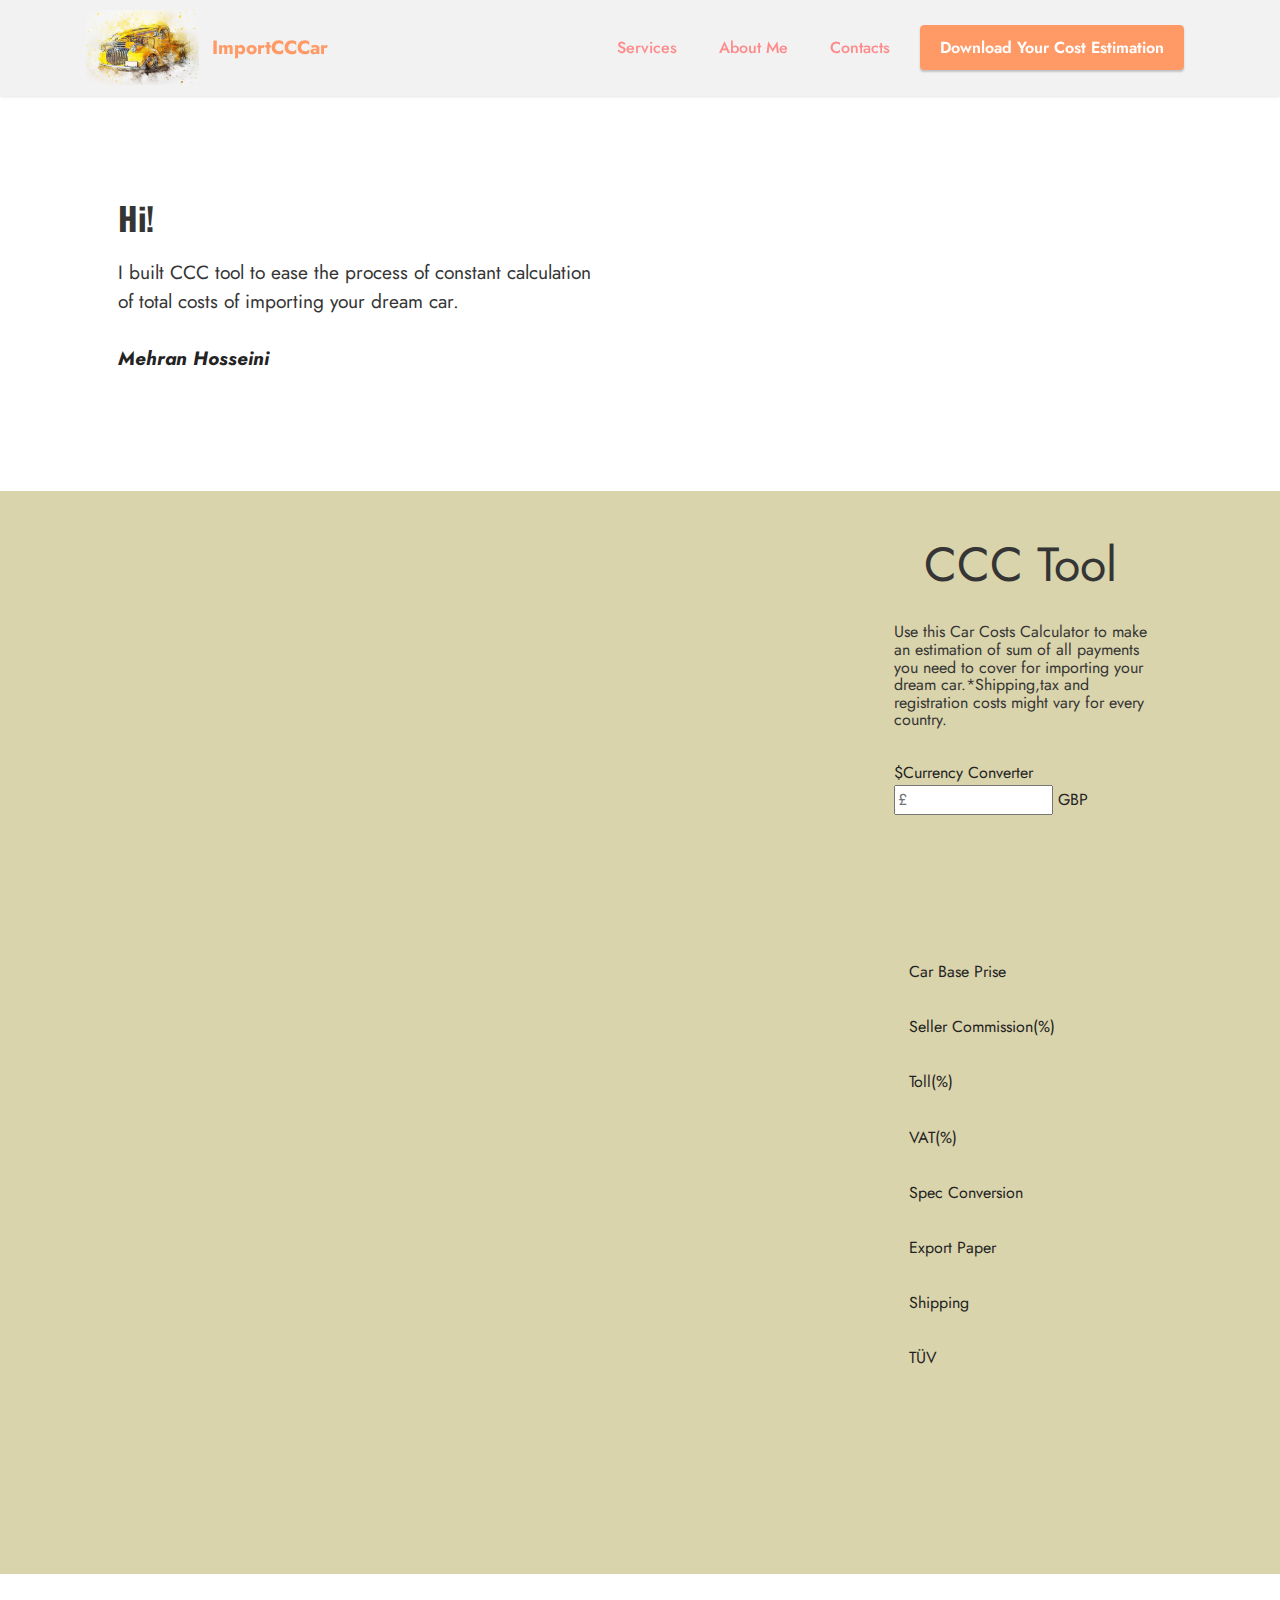
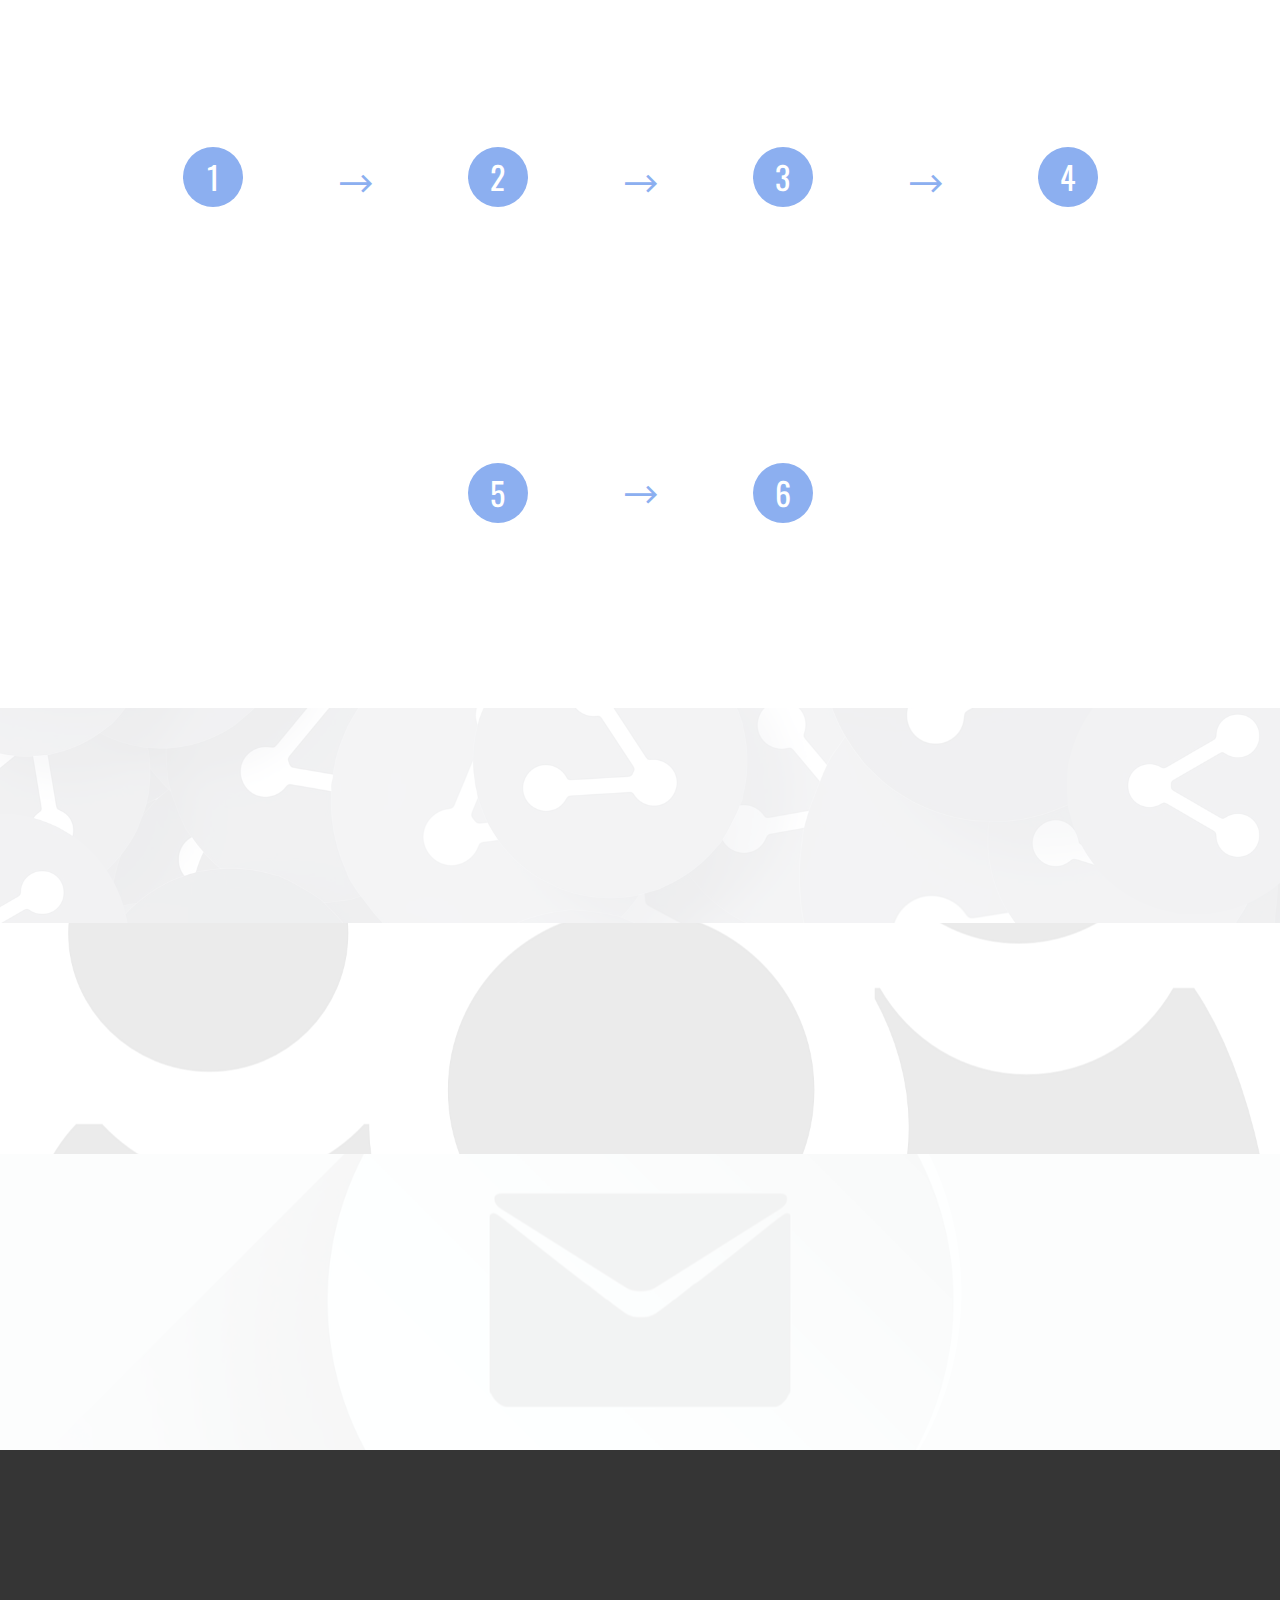
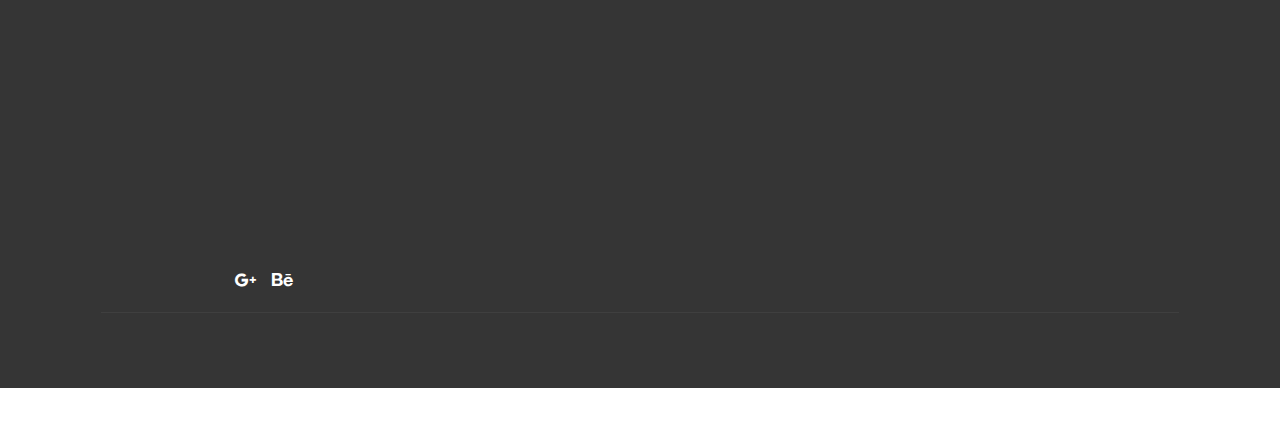
<file: index.html>
<!DOCTYPE html>
<html>
<head>
    <meta charset="UTF-8">
    <meta http-equiv="X-UA-Compatible" content="IE=edge">
    <meta name="twitter:card" content="summary_large_image"/>
    <meta name="twitter:image:src" content="assets/images/index-meta.jpg">
    <meta property="og:image" content="assets/images/index-meta.jpg">
    <meta name="twitter:title" content="Home">
    <meta name="viewport" content="width=device-width, initial-scale=1, minimum-scale=1">
    <link rel="shortcut icon" href="assets/images/mbr.jpeg" type="image/x-icon">
    <meta name="description" content="Car Costs Calculator">

    <title>Home</title>
    <link rel="stylesheet" href="assets/web/assets/ImportCCCarApp-icons2/ImportCCCarApp2.css">
    <link rel="stylesheet" href="assets/tether/tether.min.css">
    <link rel="stylesheet" href="assets/bootstrap/css/bootstrap.min.css">
    <link rel="stylesheet" href="assets/bootstrap/css/bootstrap-grid.min.css">
    <link rel="stylesheet" href="assets/bootstrap/css/bootstrap-reboot.min.css">
    <link rel="stylesheet" href="assets/animatecss/animate.css">
    <link rel="stylesheet" href="assets/dropdown/css/style.css">
    <link rel="stylesheet" href="assets/formstyler/jquery.formstyler.css">
    <link rel="stylesheet" href="assets/formstyler/jquery.formstyler.theme.css">
    <link rel="stylesheet" href="assets/datepicker/jquery.datetimepicker.min.css">
    <link rel="stylesheet" href="assets/socicon/css/styles.css">
    <link rel="stylesheet" href="assets/theme/css/style.css">
    <link rel="preload" as="style" href="assets/ImportCCCarApp/css/mbr-additional.css">
    <link rel="stylesheet" href="assets/ImportCCCarApp/css/mbr-additional.css" type="text/css">

</head>
<body>

<section class="menu menu2 cid-suQn8OUuNO" once="menu" id="menu2-1">

    <nav class="navbar navbar-dropdown navbar-fixed-top navbar-expand-lg">
        <div class="container">
            <div class="navbar-brand">
                <span class="navbar-logo">
                    <a href="index.html#top">
                        <img src="assets/images/mbr.jpeg" alt="Mehran CarCostCal App" style="height: 4.7rem;">
                    </a>
                </span>
                <span class="navbar-caption-wrap"><a class="navbar-caption text-danger text-primary display-7"
                                                     href="index.html#header15-2">ImportCCCar</a></span>
            </div>
            <button class="navbar-toggler" type="button" data-toggle="collapse" data-target="#navbarSupportedContent"
                    aria-controls="navbarNavAltMarkup" aria-expanded="false" aria-label="Toggle navigation">
                <div class="hamburger">
                    <span></span>
                    <span></span>
                    <span></span>
                    <span></span>
                </div>
            </button>
            <div class="collapse navbar-collapse" id="navbarSupportedContent">
                <ul class="navbar-nav nav-dropdown" data-app-modern-menu="true">
                    <li class="nav-item"><a class="nav-link link text-secondary text-primary display-4"
                                            href="services.html#timeline3-b">
                        Services</a></li>
                    <li class="nav-item"><a class="nav-link link text-secondary text-primary display-4"
                                            href="aboutme.html#video2-h">
                        About Me</a></li>

                    <li class="nav-item"><a class="nav-link link text-secondary text-primary display-4"
                                            href="index.html#form5-6">Contacts</a>
                    </li>
                </ul>

                <div class="navbar-buttons mbr-section-btn"><a class="btn btn-danger display-4"
                                                               href="index.html#form3-3" target="_blank">
                    Download Your Cost Estimation</a></div>
            </div>
        </div>
    </nav>
</section>

<section class="header15 cid-suQtLSyP46" id="header15-2">

    <div class="container">
        <div class="row justify-content-center">
            <div class="col-12 col-md">
                <div class="text-wrapper">
                    <h2 class="mbr-section-title mb-3 mbr-fonts-style display-5">
                        <strong>Hi!</strong></h2>
                    <p class="mbr-text mb-3 mbr-fonts-style display-7">
                        I built CCC tool to ease the process of constant calculation of total costs of importing your
                        dream car.
                        <br><br><a href="http://www.mehranc-v.tk" class="text-black" target="_blank"><em><strong>Mehran
                        Hosseini</strong></em></a></p>
                </div>
            </div>
            <div class="mbr-figure col-12 col-md-6">
                <iframe class="mbr-embedded-video"
                        src="https://www.youtube.com/embed/HNzgR8Z5gnU?rel=0&amp;amp;showinfo=0&amp;autoplay=1&amp;loop=1&amp;playlist=HNzgR8Z5gnU"
                        width="1280" height="720" frameborder="0" allowfullscreen></iframe>
            </div>
        </div>
    </div>
</section>

<section class="form3 cid-suQurdt1oU" id="form3-3">

    <div class="container">
        <div class="row justify-content-center">
            <div class="col-lg-7 col-12">
                <div class="image-wrapper">
                    <a href="index.html#header15-2"><img class="w-100" src="assets/images/mbr-1266x712.jpeg"
                                                         alt="Mehran CarCostVCal"></a>
                </div>
            </div>
            <div class="col-lg-3 offset-lg-1 mbr-form" data-form-type="formoid">
                <div class="row">
                    <div hidden="hidden" data-form-alert="" class="alert alert-success col-12">Thanks for filling out
                        the form!
                    </div>
                    <div hidden="hidden" data-form-alert-danger="" class="alert alert-danger col-12">Oopsi...! some
                        problem!
                    </div>
                </div>
                <div class="dragArea row">
                    <div class="col-lg-12 col-md-12 col-sm-12">
                        <h1 class="mbr-section-title mb-4 display-2">CCC Tool<br></h1>
                    </div>
                    <div class="col-lg-12 col-md-12 col-sm-12">
                        <p class="mbr-text mbr-fonts-style mb-4 display-1">Use this Car Costs Calculator to make an
                            estimation of sum of all payments you need to cover for importing your dream
                            car.*Shipping,tax and registration costs might vary for every country.</p>
                    </div>
                    <div id="wrapper" class="container">
                        <span id="dollarsign">$Currency Converter</span>
                        <div id="centerbox">
                            <input type="text" id="GBP" size="15" onchange="gbpfunc()" placeholder="£"/>
                            <label for="GBP"> GBP </label>
                            <br>
                            <input type="text" id="USD" size="15" onchange="usdfunc()" placeholder="$"/>
                            <label for="USD"> USD </label>
                            <br>
                            <input type="text" id="EUR" size="15" onchange="eurfunc()" placeholder="€"/>
                            <label for="EUR"> EUR </label>
                            <br>
                            <input type="text" id="CAD" size="15" onchange="cadfunc()" placeholder="CA$"/>
                            <label for="CAD"> CAD </label>
                            <br>
                            <input type="text" id="AED" size="15" onchange="aedfunc()" placeholder="د.إ"/>
                            <label for="AED"> AED </label>
                        </div>
                        <div data-for="carBasePrise" class="col-lg-12 col-md col-sm-12 form-group">
                            Car Base Prise<input type="text" name="carBasePrise" placeholder="Car base prise"
                                                 data-form-field="name" class="form-control" value="0"
                                                 id="carBasePrise">
                        </div>
                        <div data-for="sellerCommission" class="col-lg-12 col-md col-sm-12 form-group">
                            Seller Commission(%)<input type="text" name="sellerCommission"
                                                       placeholder="Seller Commission" data-form-field="name"
                                                       class="form-control" value="5" id="sellerCommission">
                        </div>
                        <div data-for="toll" class="col-lg-12 col-md col-sm-12 form-group">
                            Toll(%)<input type="text" name="toll" placeholder="Toll%" data-form-field="name"
                                          class="form-control" value="10" id="toll">
                        </div>
                        <div data-for="vat" class="col-lg-12 col-md col-sm-12 form-group">
                            VAT(%)<input type="text" name="vat" placeholder="VAT%" data-form-field="name"
                                         class="form-control" value="20" id="vat">
                        </div>
                        <div data-for="eu5Conversion" class="col-lg-12 col-md col-sm-12 form-group">
                            Spec Conversion<br><input type="text" name="eu5Conversion"
                                                      placeholder="Non EU car spec conversion" data-form-field="name"
                                                      class="form-control" value="0" id="eu5Conversion">
                        </div>
                        <div data-for="exportPaper" class="col-lg-12 col-md col-sm-12 form-group">
                            Export Paper<input type="text" name="exportPaper" placeholder="Export Paper"
                                               data-form-field="name" class="form-control" value="150" id="exportPaper">
                        </div>
                        <div data-for="shipping" class="col-lg-12 col-md col-sm-12 form-group">
                            Shipping<input type="text" name="shipping" placeholder="Shipping" data-form-field="name"
                                           class="form-control" value="1800" id="shipping">
                        </div>
                        <div data-for="tuef" class="col-lg-12 col-md col-sm-12 form-group">
                            TÜV<input type="text" name="tuef" placeholder="TÜV" data-form-field="name"
                                      class="form-control" value="0" id="tuef">
                        </div>
                        <div class="col-md-auto col-12 mbr-section-btn">
                            <button onclick="myFunction()" class="btn btn-black display-4">Calculate</button>
                        </div>
                        <div data-for="name" class="col-lg-12 col-md col-sm-12 form-group">
                            <p type="text" name="sum" placeholder="Total Costs" data-form-field="name"
                               class="form-control" id="sumCosts"></p>
                        </div>
                    </div>
                </div>
                <div class="offset-lg-1"></div>
            </div>
        </div>
    </div>
</section>

<section class="features23 cid-suQv2B6vXk" id="features24-7">

    <div class="container">
        <div class="row justify-content-center">
            <div class="col-12">
                <div class="card-wrapper mb-4">
                    <div class="card-box align-center">
                        <h4 class="card-title mbr-fonts-style mb-4 display-2">
                            <strong>Steps</strong>
                        </h4>


                    </div>
                </div>
            </div>
            <div class="col-12 col-md-6 col-lg-3">
                <div class="item first mbr-flex p-4">
                    <div class="icon-wrap w-100">
                        <div class="icon-box">
                            <span class="step-number mbr-fonts-style display-5">1</span>
                        </div>
                    </div>

                    <div class="text-box">
                        <h4 class="icon-title card-title mbr-black mbr-fonts-style display-7">
                            <strong>Choose dream Car</strong></h4>
                        <h5 class="mbr-text mbr-black mbr-fonts-style display-4">You can choose up to three cars from
                            different valid resources and platforms that I introduce to you.</h5>
                    </div>
                </div>
            </div>
            <div class="col-12 col-md-6 col-lg-3">
                <div class="item mbr-flex p-4">
                    <div class="icon-wrap w-100">
                        <div class="icon-box">
                            <span class="step-number mbr-fonts-style display-5">2</span>
                        </div>
                    </div>
                    <div class="text-box">
                        <h4 class="icon-title card-title mbr-black mbr-fonts-style display-7">
                            <strong>Calculate total cost</strong></h4>
                        <h5 class="mbr-text mbr-black mbr-fonts-style display-4">Use my CCC tool to make a realistic
                            &amp; precise estimation of the total cost until you receive your car.</h5>
                    </div>
                </div>
            </div>
            <div class="col-12 col-md-6 col-lg-3">
                <div class="item mbr-flex p-4">
                    <div class="icon-wrap w-100">
                        <div class="icon-box">
                            <span class="step-number mbr-fonts-style display-5">3</span>
                        </div>
                    </div>
                    <div class="text-box">
                        <h4 class="icon-title card-title mbr-black mbr-fonts-style display-7">
                            <strong>Make an appointment</strong></h4>
                        <h5 class="mbr-text mbr-black mbr-fonts-style display-4">When you made your final decision, we
                            make an appointment to discuss upcoming processes and delivery date in details.</h5>
                    </div>
                </div>
            </div>
            <div class="col-12 col-md-6 col-lg-3">
                <div class="item mbr-flex p-4">
                    <div class="icon-wrap w-100">
                        <div class="icon-box">
                            <span class="step-number mbr-fonts-style display-5">4</span>
                        </div>
                    </div>
                    <div class="text-box">
                        <h4 class="icon-title card-title mbr-black mbr-fonts-style display-7">
                            <strong>Money transfer</strong></h4>
                        <h5 class="mbr-text mbr-black mbr-fonts-style display-4">Once we received the cost of the car
                            plus 5% commission, we start the purchase process. For more details about this step and our
                            services, please navigate to Services&nbsp;</h5>
                    </div>
                </div>
            </div>
            <div class="col-12 col-md-6 col-lg-3">
                <div class="item mbr-flex p-4 five">
                    <div class="icon-wrap w-100">
                        <div class="icon-box">
                            <span class="step-number mbr-fonts-style display-5">5</span>
                        </div>
                    </div>
                    <div class="text-box">
                        <h4 class="icon-title card-title mbr-black mbr-fonts-style display-7"><strong>We do the
                            rest</strong></h4>
                        <h5 class="mbr-text mbr-black mbr-fonts-style display-4">is perfect for non-techies who
                            are not familiar
                            with
                            the intricacies of web development.</h5>
                    </div>
                </div>
            </div>
            <div class="col-12 col-md-6 col-lg-3">
                <div class="item mbr-flex p-4">
                    <div class="icon-wrap w-100">
                        <div class="icon-box">
                            <span class="step-number mbr-fonts-style display-5">6</span>
                        </div>
                    </div>
                    <div class="text-box">
                        <h4 class="icon-title card-title mbr-black mbr-fonts-style display-7">
                            <strong>Get your dream car</strong></h4>
                        <h5 class="mbr-text mbr-black mbr-fonts-style display-4">is perfect for non-techies who
                            are not familiar
                            with
                            the intricacies of web development.</h5>
                    </div>
                </div>
            </div>
        </div>
    </div>
</section>

<section class="social1 cid-suQuNN15js" id="share1-4">

    <div class="mbr-overlay" style="opacity: 0.9; background-color: rgb(255, 255, 255);"></div>
    <div class="container">
        <div class="media-container-row">
            <div class="col-12">
                <h3 class="mbr-section-title mb-3 align-center mbr-fonts-style display-5">
                    <strong>Share this Page!</strong>
                </h3>
                <div>
                    <div class="mbr-social-likes align-center">
                        <span class="btn btn-social socicon-bg-facebook facebook m-2">
                            <i class="socicon socicon-facebook"></i>
                        </span>
                        <span class="btn btn-social twitter socicon-bg-twitter m-2">
                            <i class="socicon socicon-twitter"></i>
                        </span>
                        <span class="btn btn-social vkontakte socicon-bg-vkontakte m-2">
                            <i class="socicon socicon-vkontakte"></i>
                        </span>
                        <span class="btn btn-social odnoklassniki socicon-bg-odnoklassniki m-2">
                            <i class="socicon socicon-odnoklassniki"></i>
                        </span>
                        <span class="btn btn-social pinterest socicon-bg-pinterest m-2">
                            <i class="socicon socicon-pinterest"></i>
                        </span>
                        <span class="btn btn-social mailru socicon-bg-mail m-2">
                            <i class="socicon socicon-mail"></i>
                        </span>
                    </div>
                </div>
            </div>
        </div>
    </div>
</section>

<section class="share3 cid-suQuPtbg5K" id="share3-5">


    <div class="mbr-overlay" style="opacity: 0.8; background-color: rgb(255, 255, 255);">
    </div>

    <div class="container">
        <div class="media-container-row">
            <div class="col-12">
                <h3 class="mbr-section-title align-center mb-3 mbr-fonts-style display-5">
                    <strong>Follow Me!</strong>
                </h3>
                <div class="social-list align-center">

                    <a class="iconfont-wrapper bg-facebook m-2 " target="_blank"
                       href="https://www.facebook.com/Mehran130">
                        <span class="socicon-facebook socicon"></span>
                    </a>
                    <a class="iconfont-wrapper bg-twitter m-2" href="https://twitter.com/MerriHasch" target="_blank">
                        <span class="socicon-twitter socicon"></span>
                    </a>
                    <a class="iconfont-wrapper bg-instagram m-2" href="https://www.instagram.com/batchmatch_/"
                       target="_blank">
                        <span class="socicon-instagram socicon"></span>
                    </a>

                    <a class="iconfont-wrapper bg-linkedin m-2"
                       href="https://www.linkedin.com/in/mehran-hosseini-b75432147/" target="_blank">
                        <span class="socicon-linkedin socicon"></span>
                    </a>

                    <a class="iconfont-wrapper bg-youtube m-2"
                       href="https://www.youtube.com/channel/UC7LaXoV0MhFm0zg8G-n-gcQ" target="_blank">
                        <span class="socicon-youtube socicon"></span>
                    </a>
                    <a class="iconfont-wrapper bg-twitch m-2" href="https://www.twitch.tv/batchmatch" target="_blank">
                        <span class="socicon-twitch socicon"></span>
                    </a>
                </div>
            </div>
        </div>
    </div>
</section>

<section class="form5 cid-suQuTgFgO3" id="form5-6">

    <div class="mbr-overlay"></div>
    <div class="container">
        <div class="mbr-section-head">
            <h3 class="mbr-section-title mbr-fonts-style align-center mb-0 display-2">
                <strong>Contacts</strong>
            </h3>
        </div>
        <div class="row justify-content-center mt-4">
            <div class="col-lg-8 mx-auto mbr-form" data-form-type="formoid">
                <form class="mbr-form" action="https://mobirise.com/" method="post" data-form-title="Mobirise Form">
                    <input type="hidden" name="email" data-form-email="true"
                           value="owiDrN/FACNNJd9p6094MXdQFNx8abUsM5maV6xy0hvCAMMxgB3A0vLgQnNiGehCWPLdMbqaX/ZofdHGlx0T8L4G/d0B/om7W8RvREtfV8ORza3t9kLZFSu5xjUq6Oxe">
                    <div class="row">
                        <div hidden="hidden" data-form-alert="" class="alert alert-success col-12">Thanks for filling
                            out the form!
                        </div>
                        <div hidden="hidden" data-form-alert-danger="" class="alert alert-danger col-12">Oopsi...! some
                            problem!
                        </div>
                    </div>
                    <div class="dragArea row">
                        <div class="col-md col-sm-12 form-group" data-for="name">
                            <input type="text" name="name" placeholder="Name" data-form-field="name"
                                   class="form-control" value="" id="name-form5-6">
                        </div>
                        <div class="col-md col-sm-12 form-group" data-for="email">
                            <input type="email" name="email" placeholder="E-mail" data-form-field="email"
                                   class="form-control" value="" id="email-form5-6">
                        </div>
                        <div class="col-12 form-group" data-for="url">
                            <input type="url" name="url" placeholder="Your Site" data-form-field="url"
                                   class="form-control" value="" id="url-form5-6">
                        </div>
                        <div class="col-12 form-group" data-for="textarea">
                            <textarea name="textarea" placeholder="Message" data-form-field="textarea"
                                      class="form-control" id="textarea-form5-6"></textarea>
                        </div>
                        <div class="col-lg-12 col-md-12 col-sm-12 align-center mbr-section-btn">
                            <button type="submit" class="btn btn-primary display-4">Send message</button>
                        </div>
                    </div>
                </form>
            </div>
        </div>
    </div>
</section>

<section class="footer6 cid-suQvFXxwsJ" once="footers" id="footer6-8">

    <div class="container">
        <div class="row content mbr-white">
            <div class="col-12 col-md-3 mbr-fonts-style display-7">
                <h5 class="mbr-section-subtitle mbr-fonts-style mb-2 display-7">
                    <strong>Address</strong>
                </h5>
                <p class="mbr-text mbr-fonts-style display-7">Germany, Munich <br>Austria, Vienna</p> <br>
                <h5 class="mbr-section-subtitle mbr-fonts-style mb-2 mt-4 display-7">
                    <strong>Contacts</strong>
                </h5>
                <p class="mbr-text mbr-fonts-style mb-4 display-7">
                    Email: <a href="mailto:ajaxcube@gmail.com" class="text-primary">mail@mehran.at</a> <br>
                    Phone: <a href="tel:+436764624808" class="text-primary">+43 (676) 462 4808</a><br>
                    Fax: +1 (0) 000 0000 000
                </p>
            </div>
            <div class="col-12 col-md-3 mbr-fonts-style display-7">
                <h5 class="mbr-section-subtitle mbr-fonts-style mb-2 display-7">
                    <strong>Links</strong>
                </h5>
                <ul class="list mbr-fonts-style mb-4 display-4">
                    <li class="mbr-text item-wrap">
                        <a class="text-primary" href="http://www.mehranc-v.tk" target="_blank">Website builder&amp;Credits</a>
                    </li>
                    <li class="mbr-text item-wrap"><strong><a href="Termsandpolicies.html#content5-r"
                                                              class="text-primary">Terms and Policies</a></strong></li>
                    <li class="mbr-text item-wrap"><strong>
                    </strong></li>
                    <li class="mbr-text item-wrap"><strong><a href="privacypolicies.html#content14-l"
                                                              class="text-primary" target="_blank">Privacy</a></strong>
                    </li>
                    <li class="mbr-text item-wrap"><strong><a href="copyright.html#content14-o" class="text-primary"
                                                              target="_blank">Copyright</a></strong></li>
                    <li class="mbr-text item-wrap"><br></li>
                </ul>
                <h5 class="mbr-section-subtitle mbr-fonts-style mb-2 mt-5 display-7">
                    <strong>Feedback</strong>
                </h5>
                <p class="mbr-text mbr-fonts-style mb-4 display-7">
                    Please send us your ideas, bug reports, suggestions! Any feedback would be appreciated.
                </p>
            </div>
            <div class="col-12 col-md-6">
                <div class="google-map">
                    <iframe frameborder="0" style="border:0"
                            src="https://www.google.com/maps/embed/v1/place?key=AIzaSyDk89J4FSunMF33ruMVWJaJht_Ro0kvoXs&amp;q=Germany"
                            allowfullscreen=""></iframe>
                </div>
            </div>
            <div class="col-md-6">
                <div class="social-list align-left">
                    <div class="soc-item">
                        <a href="https://twitter.com/MerriHasch" target="_blank">
                            <span class="mbr-iconfont mbr-iconfont-social socicon-twitter socicon"></span>
                        </a>
                    </div>
                    <div class="soc-item">
                        <a href="https://www.facebook.com/Mehran130" target="_blank">
                            <span class="mbr-iconfont mbr-iconfont-social socicon-facebook socicon"></span>
                        </a>
                    </div>
                    <div class="soc-item">
                        <a href="https://www.youtube.com/channel/UC7LaXoV0MhFm0zg8G-n-gcQ" target="_blank">
                            <span class="mbr-iconfont mbr-iconfont-social socicon-youtube socicon"></span>
                        </a>
                    </div>
                    <div class="soc-item">
                        <a href="https://www.instagram.com/batchmatch_" target="_blank">
                            <span class="mbr-iconfont mbr-iconfont-social socicon-instagram socicon"></span>
                        </a>
                    </div>
                    <div class="soc-item">
                        <span class="mbr-iconfont mbr-iconfont-social socicon-googleplus socicon"></span>
                    </div>
                    <div class="soc-item">
                        <span class="mbr-iconfont mbr-iconfont-social socicon-behance socicon"></span>
                    </div>
                </div>
            </div>
        </div>
        <div class="footer-lower">
            <div class="media-container-row">
                <div class="col-sm-12">
                    <hr>
                </div>
            </div>
            <div class="col-sm-12 copyright pl-0">
                <p class="mbr-text mbr-fonts-style mbr-white display-7">
                    © Copyright Mehran Hosseini - All Rights Reserved
                </p>
            </div>
        </div>
    </div>
</section>

<section
        style="background-color: #fff; font-family: -apple-system, BlinkMacSystemFont, 'Segoe UI', 'Roboto', 'Helvetica Neue', Arial, sans-serif; color:#aaa; font-size:12px; padding: 0; align-items: center; display: flex;">
    <a href="https://mobirise.site/p" style="flex: 1 1; height: 3rem; padding-left: 1rem;"></a>
</section>

<script src="assets/web/assets/jquery/jquery.min.js"></script>
<script src="assets/popper/popper.min.js"></script>
<script src="assets/tether/tether.min.js"></script>
<script src="assets/bootstrap/js/bootstrap.min.js"></script>
<script src="assets/smoothscroll/smooth-scroll.js"></script>
<script src="assets/viewportchecker/jquery.viewportchecker.js"></script>
<script src="assets/dropdown/js/nav-dropdown.js"></script>
<script src="assets/dropdown/js/navbar-dropdown.js"></script>
<script src="assets/touchswipe/jquery.touch-swipe.min.js"></script>
<script src="assets/formstyler/jquery.formstyler.js"></script>
<script src="assets/formstyler/jquery.formstyler.min.js"></script>
<script src="assets/datepicker/jquery.datetimepicker.full.js"></script>
<script src="assets/sociallikes/social-likes.js"></script>
<script src="assets/parallax/jarallax.min.js"></script>
<script src="assets/theme/js/script.js"></script>
<script src="assets/formoid/formoid.min.js"></script>
<script>
    function myFunction() {
        let carBasePrise = parseFloat(document.getElementById("carBasePrise").value);
        let sellerCommission = parseFloat(document.getElementById("sellerCommission").value);
        let toll = parseFloat(document.getElementById("toll").value);
        let vat = parseFloat(document.getElementById("vat").value);
        const eu5Conversion = parseFloat(document.getElementById("eu5Conversion").value);
        const exportPaper = parseFloat(document.getElementById("exportPaper").value);
        const shipping = parseFloat(document.getElementById("shipping").value);
        const tuef = parseFloat(document.getElementById("tuef").value);

        if (sellerCommission.valueOf() === 0) sellerCommission = 5;
        if (toll.valueOf() === 0) toll = 10;
        if (vat.valueOf() === 0) vat = 20;
        if (exportPaper.valueOf() === 0) vat = 150;
        if (shipping.valueOf() === 0) vat = 1800;

        document.getElementById("sumCosts").innerHTML = carBasePrise +
            ((sellerCommission * carBasePrise) / 100) +
            ((toll * carBasePrise) / 100) +
            ((vat * carBasePrise) / 100) +
            eu5Conversion + exportPaper + shipping + tuef;
    }
</script>
<script>
    var gbp, usd, eur, cad, AED;

    function init() {
        gbp = document.getElementById("GBP");
        usd = document.getElementById("USD");
        eur = document.getElementById("EUR");
        cad = document.getElementById("CAD");
        AED = document.getElementById("AED");
    }

    function gbpfunc() {
        usd.value = parseFloat(gbp.value) * 1.3800;
        eur.value = parseFloat(gbp.value) * 1.1500;
        cad.value = parseFloat(gbp.value) * 1.7300;
        AED.value = parseFloat(gbp.value) * 5.0800;
    }

    function eurfunc() {
        gbp.value = parseFloat(eur.value) * 0.8700;
        usd.value = parseFloat(eur.value) * 1.2000;
        cad.value = parseFloat(eur.value) * 1.5000;
        AED.value = parseFloat(eur.value) * 4.4000;
    }

    function cadfunc() {
        gbp.value = parseFloat(cad.value) * 0.5800;
        usd.value = parseFloat(cad.value) * 0.8000;
        eur.value = parseFloat(cad.value) * 0.6700;
        AED.value = parseFloat(cad.value) * 2.9400;
    }

    function aedfunc() {
        gbp.value = parseFloat(AED.value) * 0.2000;
        usd.value = parseFloat(AED.value) * 0.2700;
        eur.value = parseFloat(AED.value) * 0.2300;
        cad.value = parseFloat(AED.value) * 0.3400;
    }

    function usdfunc() {
        gbp.value = parseFloat(usd.value) * 0.7200;
        eur.value = parseFloat(usd.value) * 0.8300;
        cad.value = parseFloat(usd.value) * 1.2500;
        AED.value = parseFloat(usd.value) * 3.6700;
    }

    init();
</script>

<div id="scrollToTop" class="scrollToTop mbr-arrow-up">
    <a style="text-align: center;"><i class="mbr-arrow-up-icon mbr-arrow-up-icon-cm cm-icon cm-icon-smallarrow-up"></i></a>
</div>
<input name="animation" type="hidden">
</body>
</html>
</file>
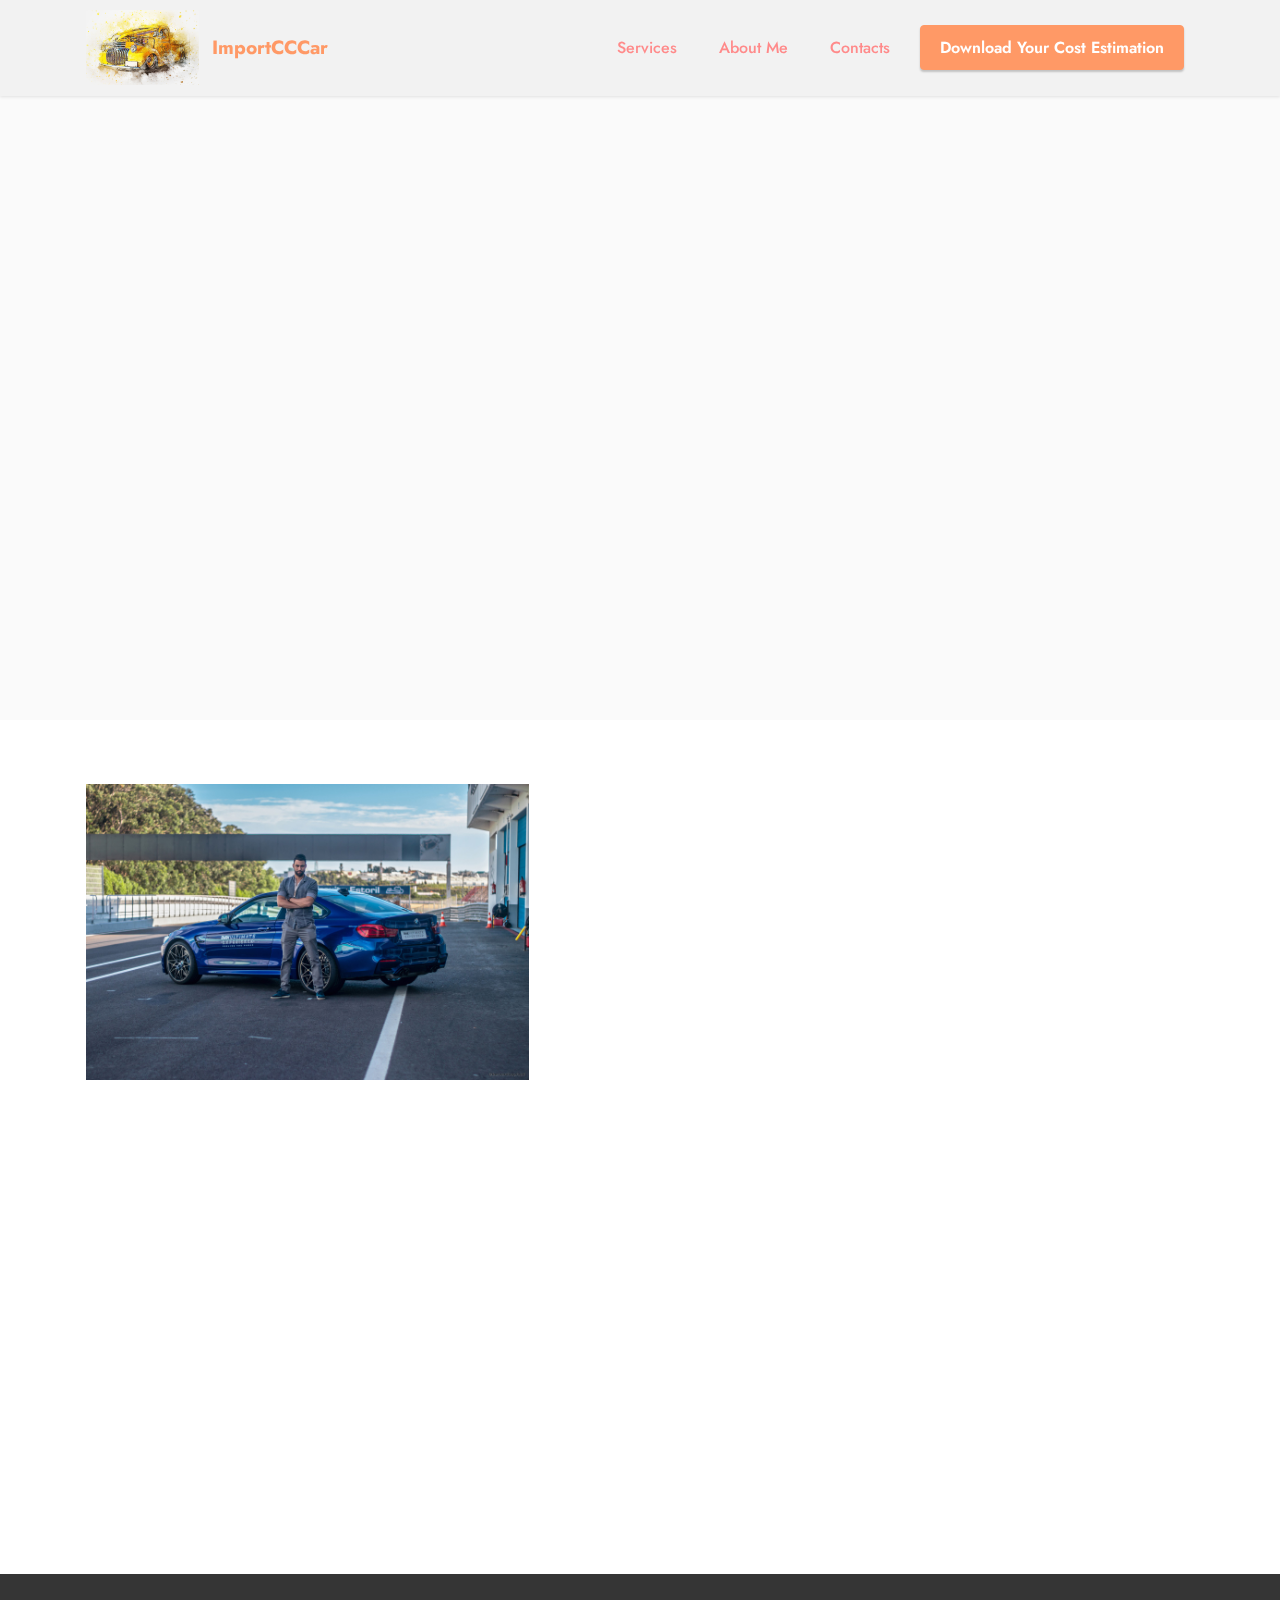
<file: aboutme.html>
<!DOCTYPE html>
<html  >
<head>
  <meta charset="UTF-8">
  <meta http-equiv="X-UA-Compatible" content="IE=edge">
  <meta name="twitter:card" content="summary_large_image"/>
  <meta name="twitter:image:src" content="assets/images/aboutme-meta.jpeg">
  <meta property="og:image" content="assets/images/aboutme-meta.jpeg">
  <meta name="twitter:title" content="About Me">
  <meta name="viewport" content="width=device-width, initial-scale=1, minimum-scale=1">
  <link rel="shortcut icon" href="assets/images/mbr.jpeg" type="image/x-icon">
  <meta name="description" content="About Me">
  
  
  <title>About Me</title>
  <link rel="stylesheet" href="assets/tether/tether.min.css">
  <link rel="stylesheet" href="assets/bootstrap/css/bootstrap.min.css">
  <link rel="stylesheet" href="assets/bootstrap/css/bootstrap-grid.min.css">
  <link rel="stylesheet" href="assets/bootstrap/css/bootstrap-reboot.min.css">
  <link rel="stylesheet" href="assets/animatecss/animate.css">
  <link rel="stylesheet" href="assets/dropdown/css/style.css">
  <link rel="stylesheet" href="assets/socicon/css/styles.css">
  <link rel="stylesheet" href="assets/theme/css/style.css">
  <link rel="preload" as="style" href="assets/ImportCCCarApp/css/mbr-additional.css"><link rel="stylesheet" href="assets/ImportCCCarApp/css/mbr-additional.css" type="text/css">

</head>
<body>
  
  <section class="menu menu2 cid-suQn8OUuNO" once="menu" id="menu2-c">
    
    <nav class="navbar navbar-dropdown navbar-fixed-top navbar-expand-lg">
        <div class="container">
            <div class="navbar-brand">
                <span class="navbar-logo">
                    <a href="index.html#top">
                        <img src="assets/images/mbr.jpeg" alt="Mehran CarCostCal App" style="height: 4.7rem;">
                    </a>
                </span>
                <span class="navbar-caption-wrap"><a class="navbar-caption text-danger text-primary display-7" href="index.html#header15-2">ImportCCCar</a></span>
            </div>
            <button class="navbar-toggler" type="button" data-toggle="collapse" data-target="#navbarSupportedContent" aria-controls="navbarNavAltMarkup" aria-expanded="false" aria-label="Toggle navigation">
                <div class="hamburger">
                    <span></span>
                    <span></span>
                    <span></span>
                    <span></span>
                </div>
            </button>
            <div class="collapse navbar-collapse" id="navbarSupportedContent">
                <ul class="navbar-nav nav-dropdown" data-app-modern-menu="true"><li class="nav-item"><a class="nav-link link text-secondary text-primary display-4" href="services.html#timeline3-b">
                            Services</a></li><li class="nav-item"><a class="nav-link link text-secondary text-primary display-4" href="aboutme.html#video2-h">
                            About Me</a></li>
                    
                    <li class="nav-item"><a class="nav-link link text-secondary text-primary display-4" href="index.html#form5-6">Contacts</a>
                    </li></ul>
                
                <div class="navbar-buttons mbr-section-btn"><a class="btn btn-danger display-4" href="index.html#form3-3" target="_blank">
                        Download Your Cost Estimation</a></div>
            </div>
        </div>
    </nav>
</section>

<section class="video2 cid-suRevMHc28" id="video2-h">
    
    
    <div class="container">
        
        <div class="row justify-content-center mt-4">
            <div class="col-12 col-md-10 video-block">
                <div class="video-wrapper"><iframe class="mbr-embedded-video" src="https://www.youtube.com/embed/6Qm7pHtPNmc?rel=0&amp;amp;showinfo=0&amp;autoplay=1&amp;loop=1&amp;playlist=6Qm7pHtPNmc" width="1280" height="720" frameborder="0" allowfullscreen></iframe></div>
                
            </div>
        </div>
    </div>
</section>

<section class="image1 cid-suRgmijT1G" id="image1-i">
    

    

    <div class="container">
        <div class="row align-items-center">
            <div class="col-12 col-lg-5">
                <div class="image-wrapper">
                    <a href="index.html#header15-2"><img src="assets/images/mbr-6.jpg" alt="Mehran Hosseini"></a>
                    
                </div>
            </div>
            <div class="col-12 col-lg">
                <div class="text-wrapper">
                    <h3 class="mbr-section-title mbr-fonts-style mb-3 display-5">
                        <strong>This is Me</strong></h3>
                    <p class="mbr-text mbr-fonts-style display-7">
                        when I was dreaming about my dream car</p>
                </div>
            </div>
        </div>
    </div>
</section>

<section class="video5 cid-suRdILuH0m" id="video5-f">
    
    
    <div class="container">
        <div class="title-wrapper mb-5">
            
        </div>
        <div class="row align-items-center">
            <div class="col-12 col-lg-6 video-block">
                <div class="video-wrapper"><iframe class="mbr-embedded-video" src="https://www.youtube.com/embed/QEh425jCV10?rel=0&amp;amp;showinfo=0&amp;autoplay=0&amp;loop=1&amp;playlist=QEh425jCV10" width="1280" height="720" frameborder="0" allowfullscreen></iframe></div>
                
            </div>
            <div class="col-12 col-lg">
                <div class="text-wrapper">
                    
                    <p class="mbr-text mbr-fonts-style display-7">
                        This is me getting my dream car for affordable price</p>
                </div>
            </div>
        </div>
    </div>
</section>

<section class="footer6 cid-suQvFXxwsJ" once="footers" id="footer6-d">

    

    

    <div class="container">
        <div class="row content mbr-white">
            <div class="col-12 col-md-3 mbr-fonts-style display-7">
                <h5 class="mbr-section-subtitle mbr-fonts-style mb-2 display-7">
                    <strong>Address</strong>
                </h5>
                <p class="mbr-text mbr-fonts-style display-7">Germany, Munich <br>Austria, Vienna</p> <br>
                <h5 class="mbr-section-subtitle mbr-fonts-style mb-2 mt-4 display-7">
                    <strong>Contacts</strong>
                </h5>
                <p class="mbr-text mbr-fonts-style mb-4 display-7">
                    Email: <a href="mailto:AjaxCube@Gmail.com" class="text-primary">info@mehran.com</a> <br>
                    Phone: <a href="tel:+436764624808" class="text-primary">+43 (676) 462 4808</a><br>
                    Fax: +1 (0) 000 0000 000
                </p>
            </div>
            <div class="col-12 col-md-3 mbr-fonts-style display-7">
                <h5 class="mbr-section-subtitle mbr-fonts-style mb-2 display-7">
                    <strong>Links</strong>
                </h5>
                <ul class="list mbr-fonts-style mb-4 display-4">
                    <li class="mbr-text item-wrap">
                        <a class="text-primary" href="http://www.mehranc-v.tk" target="_blank">Website builder&amp;Credits</a></li><li class="mbr-text item-wrap"><strong><a href="Termsandpolicies.html#content5-r" class="text-primary">Terms and Policies</a></strong></li><li class="mbr-text item-wrap"><strong>
</strong></li><li class="mbr-text item-wrap"><strong><a href="privacypolicies.html#content14-l" class="text-primary" target="_blank">Privacy</a></strong></li><li class="mbr-text item-wrap"><strong><a href="copyright.html#content14-o" class="text-primary" target="_blank">Copyright</a></strong></li><li class="mbr-text item-wrap"><br></li>
                </ul>
                <h5 class="mbr-section-subtitle mbr-fonts-style mb-2 mt-5 display-7">
                    <strong>Feedback</strong>
                </h5>
                <p class="mbr-text mbr-fonts-style mb-4 display-7">
                    Please send us your ideas, bug reports, suggestions! Any feedback would be appreciated.
                </p>
            </div>
            <div class="col-12 col-md-6">
                <div class="google-map"><iframe frameborder="0" style="border:0" src="https://www.google.com/maps/embed/v1/place?key=AIzaSyCZI5F_k6S1k46ujh0SNrapM89f7mJxd30&amp;q=Germany" allowfullscreen=""></iframe></div>
            </div>
            <div class="col-md-6">
                <div class="social-list align-left">
                    <div class="soc-item">
                        <a href="https://twitter.com/MerriHasch" target="_blank">
                            <span class="mbr-iconfont mbr-iconfont-social socicon-twitter socicon"></span>
                        </a>
                    </div>
                    <div class="soc-item">
                        <a href="https://www.facebook.com/Mehran130" target="_blank">
                            <span class="mbr-iconfont mbr-iconfont-social socicon-facebook socicon"></span>
                        </a>
                    </div>
                    <div class="soc-item">
                        <a href="https://www.youtube.com/channel/UC7LaXoV0MhFm0zg8G-n-gcQ" target="_blank">
                            <span class="mbr-iconfont mbr-iconfont-social socicon-youtube socicon"></span>
                        </a>
                    </div>
                    <div class="soc-item">
                        <a href="https://www.instagram.com/batchmatch_" target="_blank">
                            <span class="mbr-iconfont mbr-iconfont-social socicon-instagram socicon"></span>
                        </a>
                    </div>
                    <div class="soc-item">
                        
                            <span class="mbr-iconfont mbr-iconfont-social socicon-googleplus socicon"></span>
                        
                    </div>
                    <div class="soc-item">
                        
                            <span class="mbr-iconfont mbr-iconfont-social socicon-behance socicon"></span>
                        
                    </div>
                </div>
            </div>
        </div>
        <div class="footer-lower">
            <div class="media-container-row">
                <div class="col-sm-12">
                    <hr>
                </div>
            </div>
            <div class="col-sm-12 copyright pl-0">
                <p class="mbr-text mbr-fonts-style mbr-white display-7">
                    © Copyright Mehran Hosseini - All Rights Reserved
                </p>
            </div>
        </div>
    </div>
</section>
  <section style="background-color: #fff; font-family: -apple-system, BlinkMacSystemFont, 'Segoe UI', 'Roboto', 'Helvetica Neue', Arial, sans-serif; color:#aaa; font-size:12px; padding: 0; align-items: center; display: flex;">
      <a href="https://mobirise.site/t" style="flex: 1 1; height: 3rem; padding-left: 1rem;"></a><p style="flex: 0 0 auto; margin:0; padding-right:1rem;"></p>
  </section>
  <script src="assets/web/assets/jquery/jquery.min.js"></script>  <script src="assets/popper/popper.min.js"></script>
  <script src="assets/tether/tether.min.js"></script>
  <script src="assets/bootstrap/js/bootstrap.min.js"></script>  <script src="assets/smoothscroll/smooth-scroll.js"></script>
  <script src="assets/viewportchecker/jquery.viewportchecker.js"></script>  <script src="assets/playervimeo/vimeo_player.js"></script>
  <script src="assets/dropdown/js/nav-dropdown.js"></script>  <script src="assets/dropdown/js/navbar-dropdown.js"></script>
  <script src="assets/touchswipe/jquery.touch-swipe.min.js"></script>  <script src="assets/theme/js/script.js"></script>

 <div id="scrollToTop" class="scrollToTop mbr-arrow-up"><a style="text-align: center;"><i class="mbr-arrow-up-icon mbr-arrow-up-icon-cm cm-icon cm-icon-smallarrow-up"></i></a></div>
    <input name="animation" type="hidden">
  </body>
</html>
</file>
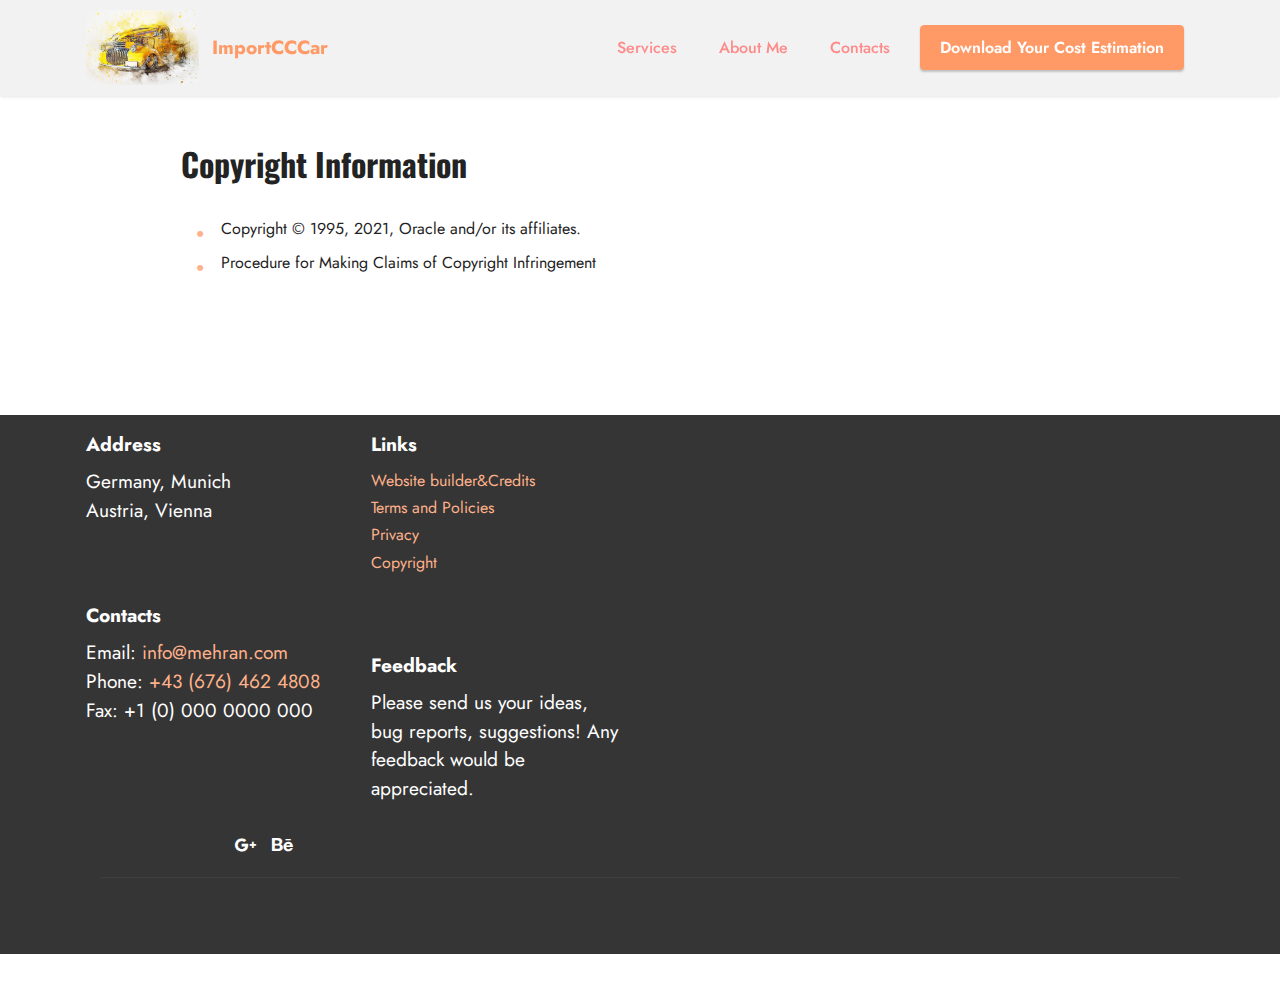
<file: copyright.html>
<!DOCTYPE html>
<html  >
<head>
  <meta charset="UTF-8">
  <meta http-equiv="X-UA-Compatible" content="IE=edge">
  <meta name="viewport" content="width=device-width, initial-scale=1, minimum-scale=1">
  <link rel="shortcut icon" href="assets/images/mbr.jpeg" type="image/x-icon">
  <meta name="description" content="CCC-CarCostCal">
  
  
  <title>Copyright</title>
  <link rel="stylesheet" href="assets/tether/tether.min.css">
  <link rel="stylesheet" href="assets/bootstrap/css/bootstrap.min.css">
  <link rel="stylesheet" href="assets/bootstrap/css/bootstrap-grid.min.css">
  <link rel="stylesheet" href="assets/bootstrap/css/bootstrap-reboot.min.css">
  <link rel="stylesheet" href="assets/animatecss/animate.css">
  <link rel="stylesheet" href="assets/dropdown/css/style.css">
  <link rel="stylesheet" href="assets/socicon/css/styles.css">
  <link rel="stylesheet" href="assets/theme/css/style.css">
  <link rel="preload" as="style" href="assets/ImportCCCarApp/css/mbr-additional.css"><link rel="stylesheet" href="assets/ImportCCCarApp/css/mbr-additional.css" type="text/css">

</head>
<body>
  
  <section class="menu menu2 cid-suQn8OUuNO" once="menu" id="menu2-m">
    
    <nav class="navbar navbar-dropdown navbar-fixed-top navbar-expand-lg">
        <div class="container">
            <div class="navbar-brand">
                <span class="navbar-logo">
                    <a href="index.html#top">
                        <img src="assets/images/mbr.jpeg" alt="Mehran CarCostCal App" style="height: 4.7rem;">
                    </a>
                </span>
                <span class="navbar-caption-wrap"><a class="navbar-caption text-danger text-primary display-7" href="index.html#header15-2">ImportCCCar</a></span>
            </div>
            <button class="navbar-toggler" type="button" data-toggle="collapse" data-target="#navbarSupportedContent" aria-controls="navbarNavAltMarkup" aria-expanded="false" aria-label="Toggle navigation">
                <div class="hamburger">
                    <span></span>
                    <span></span>
                    <span></span>
                    <span></span>
                </div>
            </button>
            <div class="collapse navbar-collapse" id="navbarSupportedContent">
                <ul class="navbar-nav nav-dropdown" data-app-modern-menu="true"><li class="nav-item"><a class="nav-link link text-secondary text-primary display-4" href="services.html#timeline3-b">
                            Services</a></li><li class="nav-item"><a class="nav-link link text-secondary text-primary display-4" href="aboutme.html#video2-h">
                            About Me</a></li>
                    
                    <li class="nav-item"><a class="nav-link link text-secondary text-primary display-4" href="index.html#form5-6">Contacts</a>
                    </li></ul>
                
                <div class="navbar-buttons mbr-section-btn"><a class="btn btn-danger display-4" href="index.html#form3-3" target="_blank">
                        Download Your Cost Estimation</a></div>
            </div>
        </div>
    </nav>
</section>

<section class="content14 cid-suRq6aHNYY" id="content14-o">
    
    
    
    <div class="container">
        <div class="row justify-content-center">
            <div class="col-md-12 col-lg-10">
                    <h3 class="mbr-section-title mbr-fonts-style mb-4 display-5"><strong>Copyright Information</strong></h3>
                <ul class="list mbr-fonts-style display-1">
                    <li>Copyright © 1995, 2021, Oracle and/or its affiliates.</li><li>Procedure for Making Claims of Copyright Infringement</li>
                </ul>
            </div>
        </div>
    </div>
</section>

<section class="footer6 cid-suQvFXxwsJ" once="footers" id="footer6-n">

    

    

    <div class="container">
        <div class="row content mbr-white">
            <div class="col-12 col-md-3 mbr-fonts-style display-7">
                <h5 class="mbr-section-subtitle mbr-fonts-style mb-2 display-7">
                    <strong>Address</strong>
                </h5>
                <p class="mbr-text mbr-fonts-style display-7">Germany, Munich <br>Austria, Vienna</p> <br>
                <h5 class="mbr-section-subtitle mbr-fonts-style mb-2 mt-4 display-7">
                    <strong>Contacts</strong>
                </h5>
                <p class="mbr-text mbr-fonts-style mb-4 display-7">
                    Email: <a href="mailto:AjaxCube@Gmail.com" class="text-primary">info@mehran.com</a> <br>
                    Phone: <a href="tel:+436764624808" class="text-primary">+43 (676) 462 4808</a><br>
                    Fax: +1 (0) 000 0000 000
                </p>
            </div>
            <div class="col-12 col-md-3 mbr-fonts-style display-7">
                <h5 class="mbr-section-subtitle mbr-fonts-style mb-2 display-7">
                    <strong>Links</strong>
                </h5>
                <ul class="list mbr-fonts-style mb-4 display-4">
                    <li class="mbr-text item-wrap">
                        <a class="text-primary" href="http://www.mehranc-v.tk" target="_blank">Website builder&amp;Credits</a></li><li class="mbr-text item-wrap"><strong><a href="Termsandpolicies.html#content5-r" class="text-primary">Terms and Policies</a></strong></li><li class="mbr-text item-wrap"><strong>
</strong></li><li class="mbr-text item-wrap"><strong><a href="privacypolicies.html#content14-l" class="text-primary" target="_blank">Privacy</a></strong></li><li class="mbr-text item-wrap"><strong><a href="copyright.html#content14-o" class="text-primary" target="_blank">Copyright</a></strong></li><li class="mbr-text item-wrap"><br></li>
                </ul>
                <h5 class="mbr-section-subtitle mbr-fonts-style mb-2 mt-5 display-7">
                    <strong>Feedback</strong>
                </h5>
                <p class="mbr-text mbr-fonts-style mb-4 display-7">
                    Please send us your ideas, bug reports, suggestions! Any feedback would be appreciated.
                </p>
            </div>
            <div class="col-12 col-md-6">
                <div class="google-map"><iframe frameborder="0" style="border:0" src="https://www.google.com/maps/embed/v1/place?key=AIzaSyCZI5F_k6S1k46ujh0SNrapM89f7mJxd30&amp;q=Germany" allowfullscreen=""></iframe></div>
            </div>
            <div class="col-md-6">
                <div class="social-list align-left">
                    <div class="soc-item">
                        <a href="https://twitter.com/MerriHasch" target="_blank">
                            <span class="mbr-iconfont mbr-iconfont-social socicon-twitter socicon"></span>
                        </a>
                    </div>
                    <div class="soc-item">
                        <a href="https://www.facebook.com/Mehran130" target="_blank">
                            <span class="mbr-iconfont mbr-iconfont-social socicon-facebook socicon"></span>
                        </a>
                    </div>
                    <div class="soc-item">
                        <a href="https://www.youtube.com/channel/UC7LaXoV0MhFm0zg8G-n-gcQ" target="_blank">
                            <span class="mbr-iconfont mbr-iconfont-social socicon-youtube socicon"></span>
                        </a>
                    </div>
                    <div class="soc-item">
                        <a href="https://www.instagram.com/batchmatch_" target="_blank">
                            <span class="mbr-iconfont mbr-iconfont-social socicon-instagram socicon"></span>
                        </a>
                    </div>
                    <div class="soc-item">
                        
                            <span class="mbr-iconfont mbr-iconfont-social socicon-googleplus socicon"></span>
                        
                    </div>
                    <div class="soc-item">
                        
                            <span class="mbr-iconfont mbr-iconfont-social socicon-behance socicon"></span>
                        
                    </div>
                </div>
            </div>
        </div>
        <div class="footer-lower">
            <div class="media-container-row">
                <div class="col-sm-12">
                    <hr>
                </div>
            </div>
            <div class="col-sm-12 copyright pl-0">
                <p class="mbr-text mbr-fonts-style mbr-white display-7">
                    © Copyright Mehran Hosseini - All Rights Reserved
                </p>
            </div>
        </div>
    </div>
</section>
  <section style="background-color: #fff; font-family: -apple-system, BlinkMacSystemFont, 'Segoe UI', 'Roboto', 'Helvetica Neue', Arial, sans-serif; color:#aaa; font-size:12px; padding: 0; align-items: center; display: flex;">
      <a href="https://mobirise.site/r" style="flex: 1 1; height: 3rem; padding-left: 1rem;"></a><p style="flex: 0 0 auto; margin:0; padding-right:1rem;"></p>
  </section>
  <script src="assets/web/assets/jquery/jquery.min.js"></script>  <script src="assets/popper/popper.min.js"></script>  <script src="assets/tether/tether.min.js">
  </script>  <script src="assets/bootstrap/js/bootstrap.min.js"></script>  <script src="assets/smoothscroll/smooth-scroll.js"></script>
  <script src="assets/viewportchecker/jquery.viewportchecker.js"></script>  <script src="assets/dropdown/js/nav-dropdown.js"></script>
  <script src="assets/dropdown/js/navbar-dropdown.js"></script>  <script src="assets/touchswipe/jquery.touch-swipe.min.js"></script>
  <script src="assets/theme/js/script.js"></script>

  
 <div id="scrollToTop" class="scrollToTop mbr-arrow-up"><a style="text-align: center;"><i class="mbr-arrow-up-icon mbr-arrow-up-icon-cm cm-icon cm-icon-smallarrow-up"></i></a></div>
    <input name="animation" type="hidden">
  </body>
</html>
</file>
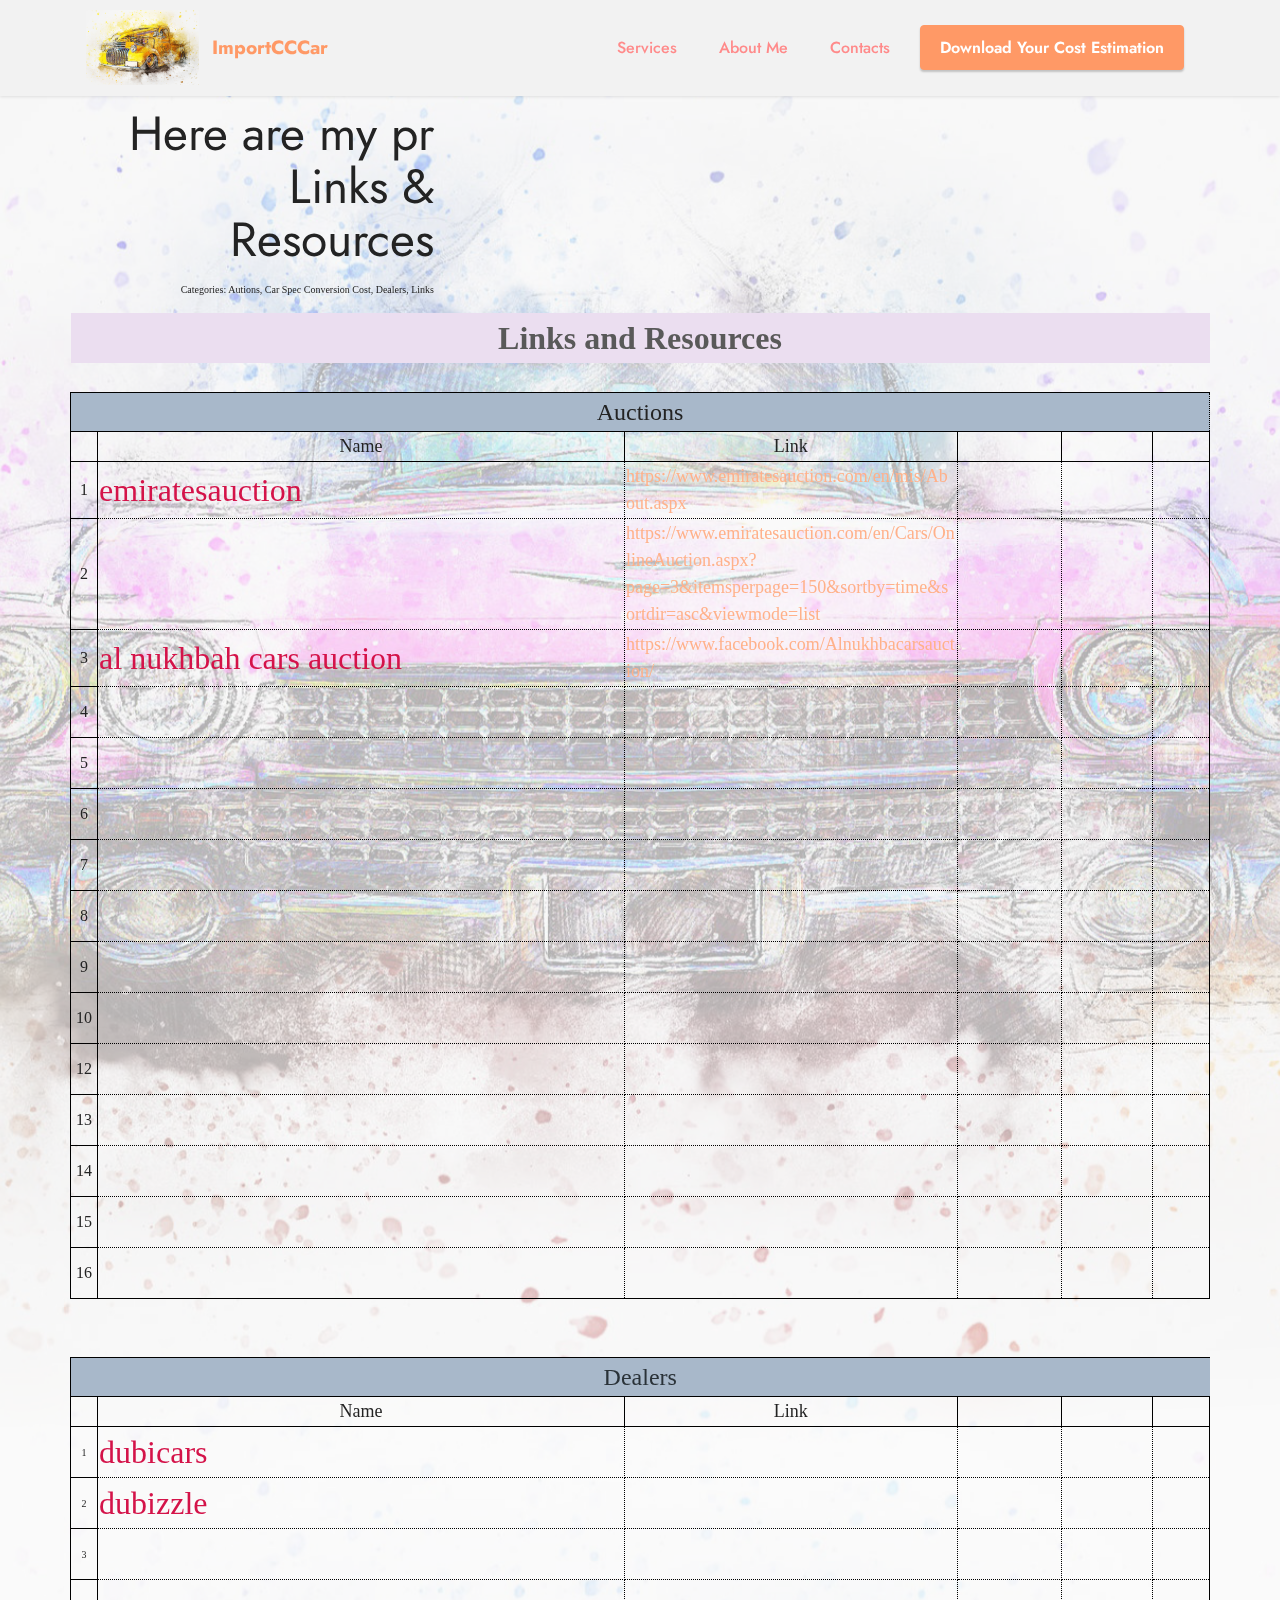
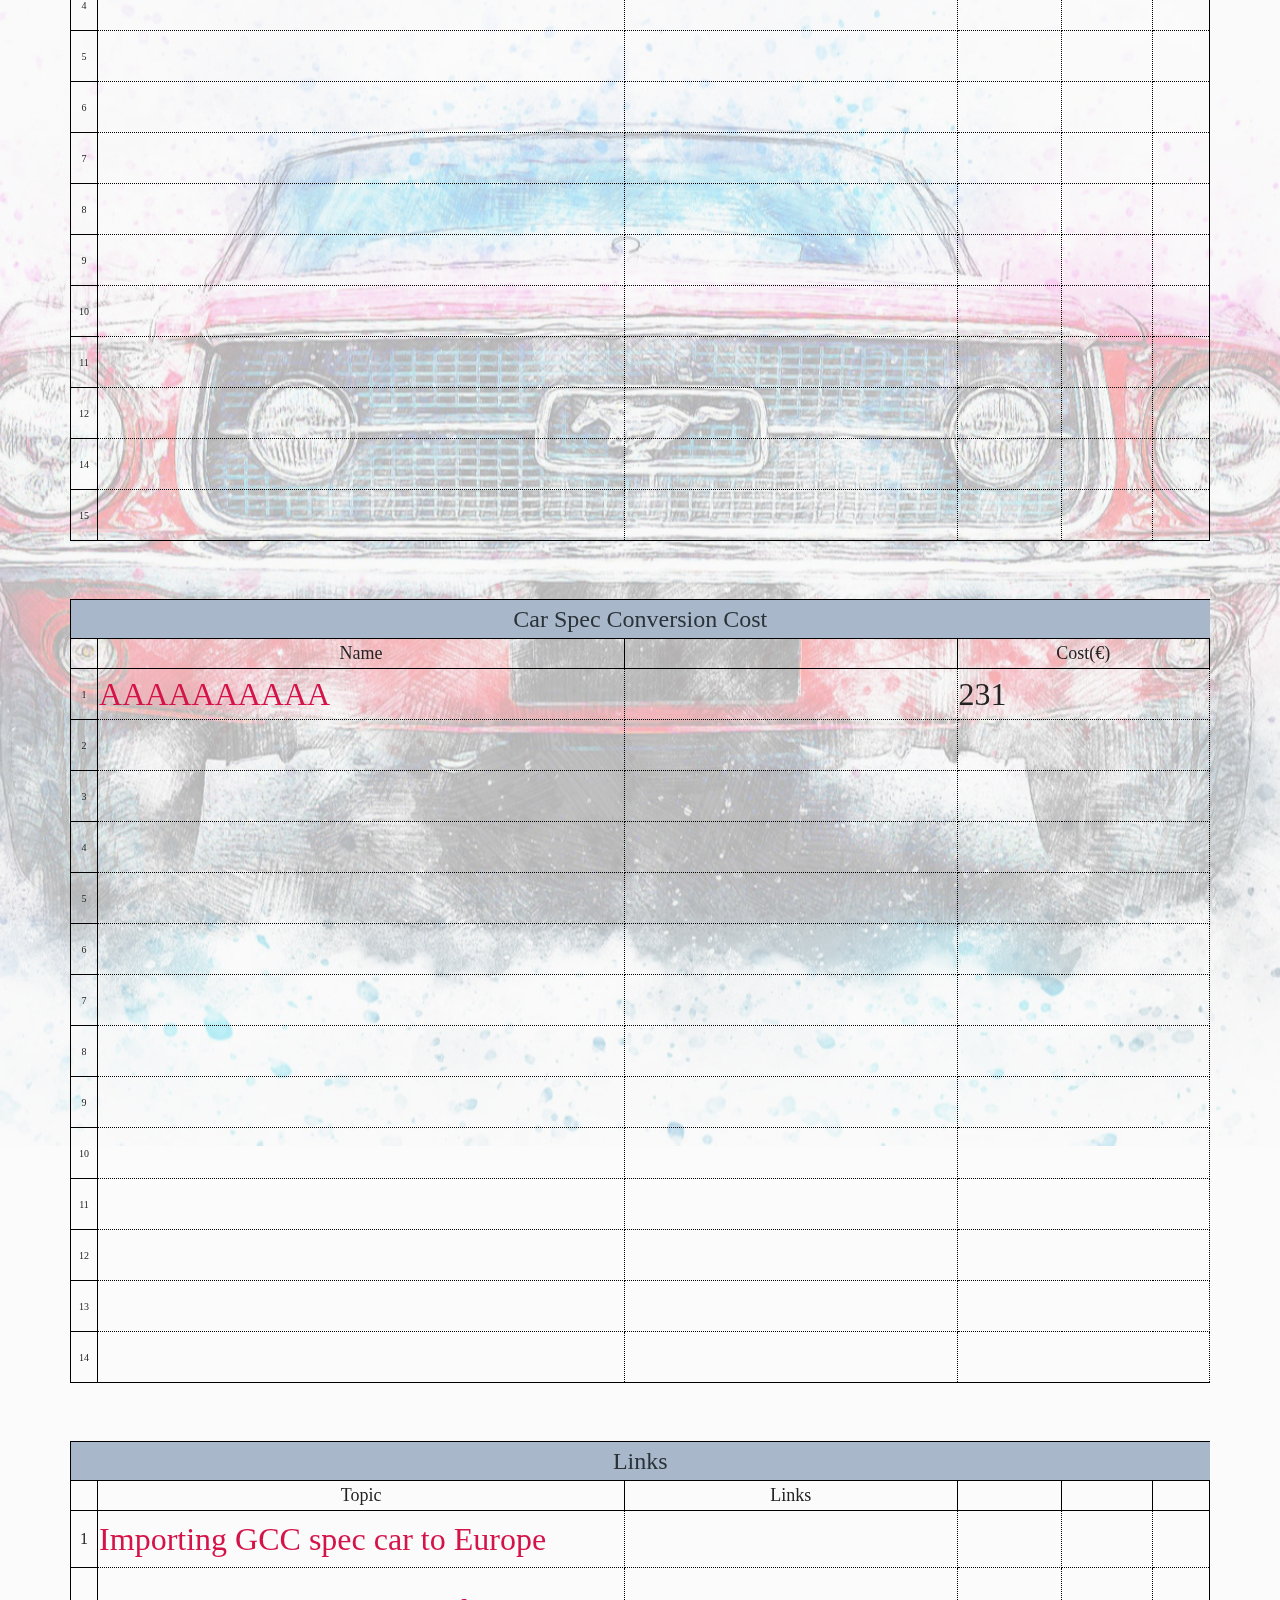
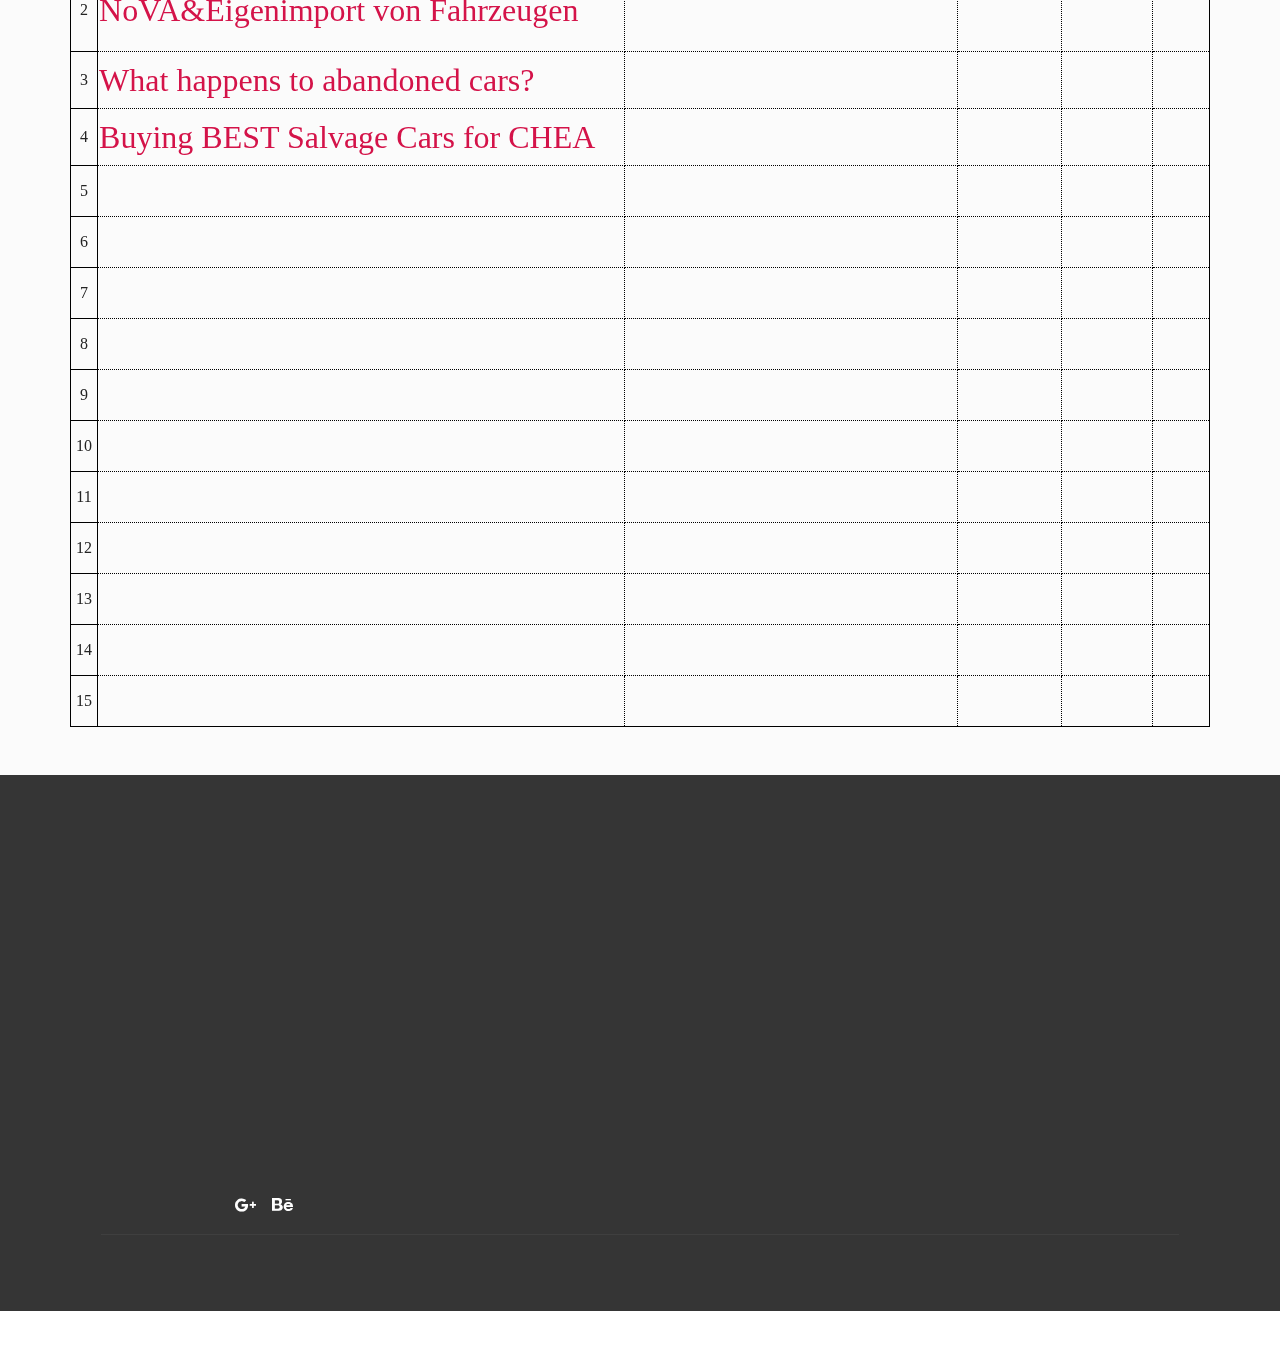
<file: link&r.html>
<!DOCTYPE html>
<html>
<head>
    <meta charset="UTF-8">
    <meta http-equiv="X-UA-Compatible" content="IE=edge">
    <meta name="viewport" content="width=device-width, initial-scale=1, minimum-scale=1">
    <link rel="shortcut icon" href="assets/images/mbr.jpeg" type="image/x-icon">
    <meta name="description" content="My links and Resources">

    <style type="text/css">
        body,div,table,thead,tbody,tfoot,tr,th,td,p { font-family:"Tahoma"; font-size:x-small }
        a.comment-indicator:hover + comment { background:#ffd; position:absolute; display:block; border:1px solid black; padding:0.5em;  }
        a.comment-indicator { background:red; display:inline-block; border:1px solid black; width:0.5em; height:0.5em;  }
        comment { display:none;  }
    </style>

    <title>Links&amp;Resources</title>
    <link rel="stylesheet" href="assets/tether/tether.min.css">
    <link rel="stylesheet" href="assets/bootstrap/css/bootstrap.min.css">
    <link rel="stylesheet" href="assets/bootstrap/css/bootstrap-grid.min.css">
    <link rel="stylesheet" href="assets/bootstrap/css/bootstrap-reboot.min.css">
    <link rel="stylesheet" href="assets/animatecss/animate.css">
    <link rel="stylesheet" href="assets/dropdown/css/style.css">
    <link rel="stylesheet" href="assets/socicon/css/styles.css">
    <link rel="stylesheet" href="assets/theme/css/style.css">
    <link rel="preload" as="style" href="assets/ImportCCCarApp/css/mbr-additional.css">
    <link rel="stylesheet" href="assets/ImportCCCarApp/css/mbr-additional.css" type="text/css">

</head>
<body>

<section class="menu menu2 cid-suQn8OUuNO" once="menu" id="menu2-s">

    <nav class="navbar navbar-dropdown navbar-fixed-top navbar-expand-lg">
        <div class="container">
            <div class="navbar-brand">
                <span class="navbar-logo">
                    <a href="index.html#top">
                        <img src="assets/images/mbr.jpeg" alt="Mehran CarCostCal App" style="height: 4.7rem;">
                    </a>
                </span>
                <span class="navbar-caption-wrap"><a class="navbar-caption text-danger text-primary display-7"
                                                     href="index.html#header15-2">ImportCCCar</a></span>
            </div>
            <button class="navbar-toggler" type="button" data-toggle="collapse" data-target="#navbarSupportedContent"
                    aria-controls="navbarNavAltMarkup" aria-expanded="false" aria-label="Toggle navigation">
                <div class="hamburger">
                    <span></span>
                    <span></span>
                    <span></span>
                    <span></span>
                </div>
            </button>
            <div class="collapse navbar-collapse" id="navbarSupportedContent">
                <ul class="navbar-nav nav-dropdown" data-app-modern-menu="true">
                    <li class="nav-item"><a class="nav-link link text-secondary text-primary display-4"
                                            href="services.html#timeline3-b">
                        Services</a></li>
                    <li class="nav-item"><a class="nav-link link text-secondary text-primary display-4"
                                            href="aboutme.html#video2-h">
                        About Me</a></li>

                    <li class="nav-item"><a class="nav-link link text-secondary text-primary display-4"
                                            href="index.html#form5-6">Contacts</a>
                    </li>
                </ul>

                <div class="navbar-buttons mbr-section-btn"><a class="btn btn-danger display-4"
                                                               href="index.html#form3-3" target="_blank">
                    Download Your Cost Estimation</a></div>
            </div>
        </div>
    </nav>
</section>

<section class="header7 cid-sv8MHoWwFs mbr-fullscreen mbr-parallax-background" id="header7-u">
    <div class="mbr-overlay" style="opacity: 0.7; background-color: rgb(250, 250, 250);"></div>
    <div class="text-right container">
        <div class="row">
            <div class="col-12 col-lg-4">
                <h2 class="mbr-section-subtitle mbr-fonts-style mb-3 display-2">Here are my pr Links &amp;
                    Resources</h2>Categories: Autions, Car Spec Conversion Cost, Dealers, Links</p>
            </div>
            <div>
                <table cellspacing="0" border="0">
                    <colgroup width="29"></colgroup>
                    <colgroup width="587"></colgroup>
                    <colgroup width="400"></colgroup>
                    <colgroup width="124"></colgroup>
                    <colgroup width="107"></colgroup>
                    <colgroup width="67"></colgroup>
                    <tr>
                        <td colspan=6 height="38" align="center" bgcolor="#EBDEF0"><b><font face="Trebuchet MS" size=6 color="#595959">Links and Resources</font></b></td>
                    </tr>
                    <tr>
                        <td height="26" align="left"><br></td>
                        <td align="left" valign=middle><font size=4><br></font></td>
                        <td align="left"><br></td>
                        <td align="left"><br></td>
                        <td align="left"><br></td>
                        <td align="left"><br></td>
                    </tr>
                    <tr>
                        <td style="border-top: 1px solid #000000; border-left: 1px solid #000000; border-right: 1px dotted #000000" colspan=6 height="31" align="center" valign=middle bgcolor="#A8B8CA"><font size=5>Auctions</font></td>
                    </tr>
                    <tr>
                        <td style="border-top: 1px solid #000000; border-left: 1px solid #000000; border-right: 1px solid #000000" height="25" align="center" valign=middle><br></td>
                        <td style="border-top: 1px solid #000000; border-right: 1px solid #000000" align="center" valign=middle><font face="Trebuchet MS" size=4>Name</font></td>
                        <td style="border-top: 1px solid #000000; border-left: 1px solid #000000; border-right: 1px solid #000000" align="center" valign=middle><font face="Trebuchet MS" size=4>Link</font></td>
                        <td style="border-top: 1px solid #000000; border-left: 1px solid #000000; border-right: 1px solid #000000" align="left" valign=middle><font face="Trebuchet MS" size=4><br></font></td>
                        <td style="border-top: 1px solid #000000; border-left: 1px solid #000000; border-right: 1px solid #000000" align="left" valign=middle><font face="Trebuchet MS" size=4><br></font></td>
                        <td style="border-top: 1px solid #000000; border-left: 1px solid #000000; border-right: 1px solid #000000" align="left" valign=middle><font face="Trebuchet MS" size=4><br></font></td>
                    </tr>
                    <tr>
                        <td style="border-top: 1px solid #000000; border-bottom: 1px solid #000000; border-left: 1px solid #000000; border-right: 1px solid #000000" height="39" align="center" valign=middle sdval="1" sdnum="1033;"><font size=3>1</font></td>
                        <td style="border-top: 1px solid #000000; border-bottom: 1px dotted #000000; border-right: 1px dotted #000000" align="left" valign=middle><font size=6 color="#D41349">emiratesauction</font></td>
                        <td style="border-top: 1px solid #000000; border-bottom: 1px dotted #000000; border-right: 1px dotted #000000" align="left" valign=middle><font size=4 color="#262626"><a href="https://www.emiratesauction.com/en/mis/About.aspx">https://www.emiratesauction.com/en/mis/About.aspx</a></font></td>
                        <td style="border-top: 1px solid #000000; border-bottom: 1px dotted #000000; border-right: 1px dotted #000000" align="center" valign=middle><br></td>
                        <td style="border-top: 1px solid #000000; border-bottom: 1px dotted #000000; border-right: 1px dotted #000000" align="center" valign=middle><br></td>
                        <td style="border-top: 1px solid #000000; border-bottom: 1px dotted #000000; border-right: 1px solid #000000" align="center" valign=middle><br></td>
                    </tr>
                    <tr>
                        <td style="border-top: 1px solid #000000; border-bottom: 1px solid #000000; border-left: 1px solid #000000; border-right: 1px solid #000000" height="39" align="center" valign=middle sdval="2" sdnum="1033;"><font size=3>2</font></td>
                        <td style="border-bottom: 1px dotted #000000; border-right: 1px dotted #000000" align="left" valign=middle><font size=6 color="#D41349"><br></font></td>
                        <td style="border-bottom: 1px dotted #000000; border-right: 1px dotted #000000" align="left" valign=middle><font size=4 color="#262626"><a href="https://www.emiratesauction.com/en/Cars/OnlineAuction.aspx?page=3&amp;itemsperpage=150&amp;sortby=time&amp;sortdir=asc&amp;viewmode=list">https://www.emiratesauction.com/en/Cars/OnlineAuction.aspx?page=3&amp;itemsperpage=150&amp;sortby=time&amp;sortdir=asc&amp;viewmode=list</a></font></td>
                        <td style="border-bottom: 1px dotted #000000; border-right: 1px dotted #000000" align="center" valign=middle><br></td>
                        <td style="border-bottom: 1px dotted #000000; border-right: 1px dotted #000000" align="center" valign=middle><br></td>
                        <td style="border-bottom: 1px dotted #000000; border-right: 1px solid #000000" align="center" valign=middle><br></td>
                    </tr>
                    <tr>
                        <td style="border-top: 1px solid #000000; border-bottom: 1px solid #000000; border-left: 1px solid #000000; border-right: 1px solid #000000" height="39" align="center" valign=middle sdval="3" sdnum="1033;"><font size=3>3</font></td>
                        <td style="border-bottom: 1px dotted #000000; border-right: 1px dotted #000000" align="left" valign=middle><font size=6 color="#D41349">al nukhbah cars auction</font></td>
                        <td style="border-bottom: 1px dotted #000000; border-right: 1px dotted #000000" align="left" valign=middle><font size=4 color="#262626"><a href="https://www.facebook.com/Alnukhbacarsauction/">https://www.facebook.com/Alnukhbacarsauction/</a></font></td>
                        <td style="border-bottom: 1px dotted #000000; border-right: 1px dotted #000000" align="center" valign=middle><br></td>
                        <td style="border-bottom: 1px dotted #000000; border-right: 1px dotted #000000" align="center" valign=middle><br></td>
                        <td style="border-bottom: 1px dotted #000000; border-right: 1px solid #000000" align="center" valign=middle><br></td>
                    </tr>
                    <tr>
                        <td style="border-top: 1px solid #000000; border-bottom: 1px solid #000000; border-left: 1px solid #000000; border-right: 1px solid #000000" height="39" align="center" valign=middle sdval="4" sdnum="1033;"><font size=3>4</font></td>
                        <td style="border-bottom: 1px dotted #000000; border-right: 1px dotted #000000" align="left" valign=middle><font size=6 color="#D41349"><br></font></td>
                        <td style="border-bottom: 1px dotted #000000; border-right: 1px dotted #000000" align="left" valign=middle><font size=4 color="#262626"><br></font></td>
                        <td style="border-bottom: 1px dotted #000000; border-right: 1px dotted #000000" align="center" valign=middle><br></td>
                        <td style="border-bottom: 1px dotted #000000; border-right: 1px dotted #000000" align="center" valign=middle><br></td>
                        <td style="border-bottom: 1px dotted #000000; border-right: 1px solid #000000" align="center" valign=middle><br></td>
                    </tr>
                    <tr>
                        <td style="border-top: 1px solid #000000; border-bottom: 1px solid #000000; border-left: 1px solid #000000; border-right: 1px solid #000000" height="39" align="center" valign=middle sdval="5" sdnum="1033;"><font size=3>5</font></td>
                        <td style="border-bottom: 1px dotted #000000; border-right: 1px dotted #000000" align="left" valign=middle><font size=6 color="#D41349"><br></font></td>
                        <td style="border-bottom: 1px dotted #000000; border-right: 1px dotted #000000" align="left" valign=middle><font size=4 color="#262626"><br></font></td>
                        <td style="border-bottom: 1px dotted #000000; border-right: 1px dotted #000000" align="center" valign=middle><br></td>
                        <td style="border-bottom: 1px dotted #000000; border-right: 1px dotted #000000" align="center" valign=middle><br></td>
                        <td style="border-bottom: 1px dotted #000000; border-right: 1px solid #000000" align="center" valign=middle><br></td>
                    </tr>
                    <tr>
                        <td style="border-top: 1px solid #000000; border-bottom: 1px solid #000000; border-left: 1px solid #000000; border-right: 1px solid #000000" height="39" align="center" valign=middle sdval="6" sdnum="1033;"><font size=3>6</font></td>
                        <td style="border-bottom: 1px dotted #000000; border-right: 1px dotted #000000" align="left" valign=middle><font size=6 color="#D41349"><br></font></td>
                        <td style="border-bottom: 1px dotted #000000; border-right: 1px dotted #000000" align="left" valign=middle><font size=4 color="#262626"><br></font></td>
                        <td style="border-bottom: 1px dotted #000000; border-right: 1px dotted #000000" align="center" valign=middle><br></td>
                        <td style="border-bottom: 1px dotted #000000; border-right: 1px dotted #000000" align="center" valign=middle><br></td>
                        <td style="border-bottom: 1px dotted #000000; border-right: 1px solid #000000" align="center" valign=middle><br></td>
                    </tr>
                    <tr>
                        <td style="border-top: 1px solid #000000; border-bottom: 1px solid #000000; border-left: 1px solid #000000; border-right: 1px solid #000000" height="39" align="center" valign=middle sdval="7" sdnum="1033;"><font size=3>7</font></td>
                        <td style="border-bottom: 1px dotted #000000; border-right: 1px dotted #000000" align="left" valign=middle><font size=6 color="#D41349"><br></font></td>
                        <td style="border-bottom: 1px dotted #000000; border-right: 1px dotted #000000" align="left" valign=middle><font size=4 color="#262626"><br></font></td>
                        <td style="border-bottom: 1px dotted #000000; border-right: 1px dotted #000000" align="center" valign=middle><br></td>
                        <td style="border-bottom: 1px dotted #000000; border-right: 1px dotted #000000" align="center" valign=middle><br></td>
                        <td style="border-bottom: 1px dotted #000000; border-right: 1px solid #000000" align="center" valign=middle><br></td>
                    </tr>
                    <tr>
                        <td style="border-top: 1px solid #000000; border-bottom: 1px solid #000000; border-left: 1px solid #000000; border-right: 1px solid #000000" height="39" align="center" valign=middle sdval="8" sdnum="1033;"><font size=3>8</font></td>
                        <td style="border-bottom: 1px dotted #000000; border-right: 1px dotted #000000" align="left" valign=middle><font size=6 color="#D41349"><br></font></td>
                        <td style="border-bottom: 1px dotted #000000; border-right: 1px dotted #000000" align="left" valign=middle><font size=4 color="#262626"><br></font></td>
                        <td style="border-bottom: 1px dotted #000000; border-right: 1px dotted #000000" align="center" valign=middle><br></td>
                        <td style="border-bottom: 1px dotted #000000; border-right: 1px dotted #000000" align="center" valign=middle><br></td>
                        <td style="border-bottom: 1px dotted #000000; border-right: 1px solid #000000" align="center" valign=middle><br></td>
                    </tr>
                    <tr>
                        <td style="border-top: 1px solid #000000; border-bottom: 1px solid #000000; border-left: 1px solid #000000; border-right: 1px solid #000000" height="39" align="center" valign=middle sdval="9" sdnum="1033;"><font size=3>9</font></td>
                        <td style="border-bottom: 1px dotted #000000; border-right: 1px dotted #000000" align="left" valign=middle><font size=6 color="#D41349"><br></font></td>
                        <td style="border-bottom: 1px dotted #000000; border-right: 1px dotted #000000" align="left" valign=middle><font size=4 color="#262626"><br></font></td>
                        <td style="border-bottom: 1px dotted #000000; border-right: 1px dotted #000000" align="center" valign=middle><br></td>
                        <td style="border-bottom: 1px dotted #000000; border-right: 1px dotted #000000" align="center" valign=middle><br></td>
                        <td style="border-bottom: 1px dotted #000000; border-right: 1px solid #000000" align="center" valign=middle><br></td>
                    </tr>
                    <tr>
                        <td style="border-top: 1px solid #000000; border-bottom: 1px solid #000000; border-left: 1px solid #000000; border-right: 1px solid #000000" height="39" align="center" valign=middle sdval="10" sdnum="1033;"><font size=3>10</font></td>
                        <td style="border-bottom: 1px dotted #000000; border-right: 1px dotted #000000" align="left" valign=middle><font size=6 color="#D41349"><br></font></td>
                        <td style="border-bottom: 1px dotted #000000; border-right: 1px dotted #000000" align="left" valign=middle><font size=4 color="#262626"><br></font></td>
                        <td style="border-bottom: 1px dotted #000000; border-right: 1px dotted #000000" align="center" valign=middle><br></td>
                        <td style="border-bottom: 1px dotted #000000; border-right: 1px dotted #000000" align="center" valign=middle><br></td>
                        <td style="border-bottom: 1px dotted #000000; border-right: 1px solid #000000" align="center" valign=middle><br></td>
                    </tr>
                    <tr>
                        <td style="border-top: 1px solid #000000; border-bottom: 1px solid #000000; border-left: 1px solid #000000; border-right: 1px solid #000000" height="39" align="center" valign=middle sdval="12" sdnum="1033;"><font size=3>12</font></td>
                        <td style="border-bottom: 1px dotted #000000; border-right: 1px dotted #000000" align="left" valign=middle><font size=6 color="#D41349"><br></font></td>
                        <td style="border-bottom: 1px dotted #000000; border-right: 1px dotted #000000" align="left" valign=middle><font size=4 color="#262626"><br></font></td>
                        <td style="border-bottom: 1px dotted #000000; border-right: 1px dotted #000000" align="center" valign=middle><br></td>
                        <td style="border-bottom: 1px dotted #000000; border-right: 1px dotted #000000" align="center" valign=middle><br></td>
                        <td style="border-bottom: 1px dotted #000000; border-right: 1px solid #000000" align="center" valign=middle><br></td>
                    </tr>
                    <tr>
                        <td style="border-top: 1px solid #000000; border-bottom: 1px solid #000000; border-left: 1px solid #000000; border-right: 1px solid #000000" height="39" align="center" valign=middle sdval="13" sdnum="1033;"><font size=3>13</font></td>
                        <td style="border-bottom: 1px dotted #000000; border-right: 1px dotted #000000" align="left" valign=middle><font size=6 color="#D41349"><br></font></td>
                        <td style="border-bottom: 1px dotted #000000; border-right: 1px dotted #000000" align="left" valign=middle><font size=4 color="#262626"><br></font></td>
                        <td style="border-bottom: 1px dotted #000000; border-right: 1px dotted #000000" align="center" valign=middle><br></td>
                        <td style="border-bottom: 1px dotted #000000; border-right: 1px dotted #000000" align="center" valign=middle><br></td>
                        <td style="border-bottom: 1px dotted #000000; border-right: 1px solid #000000" align="center" valign=middle><br></td>
                    </tr>
                    <tr>
                        <td style="border-top: 1px solid #000000; border-bottom: 1px solid #000000; border-left: 1px solid #000000; border-right: 1px solid #000000" height="39" align="center" valign=middle sdval="14" sdnum="1033;"><font size=3>14</font></td>
                        <td style="border-bottom: 1px dotted #000000; border-right: 1px dotted #000000" align="left" valign=middle><font size=6 color="#D41349"><br></font></td>
                        <td style="border-bottom: 1px dotted #000000; border-right: 1px dotted #000000" align="left" valign=middle><font size=4 color="#262626"><br></font></td>
                        <td style="border-bottom: 1px dotted #000000; border-right: 1px dotted #000000" align="center" valign=middle><br></td>
                        <td style="border-bottom: 1px dotted #000000; border-right: 1px dotted #000000" align="center" valign=middle><br></td>
                        <td style="border-bottom: 1px dotted #000000; border-right: 1px solid #000000" align="center" valign=middle><br></td>
                    </tr>
                    <tr>
                        <td style="border-top: 1px solid #000000; border-bottom: 1px solid #000000; border-left: 1px solid #000000; border-right: 1px solid #000000" height="39" align="center" valign=middle sdval="15" sdnum="1033;"><font size=3>15</font></td>
                        <td style="border-bottom: 1px dotted #000000; border-right: 1px dotted #000000" align="left" valign=middle><font size=6 color="#D41349"><br></font></td>
                        <td style="border-bottom: 1px dotted #000000; border-right: 1px dotted #000000" align="left" valign=middle><font size=4 color="#262626"><br></font></td>
                        <td style="border-bottom: 1px dotted #000000; border-right: 1px dotted #000000" align="center" valign=middle><br></td>
                        <td style="border-bottom: 1px dotted #000000; border-right: 1px dotted #000000" align="center" valign=middle><br></td>
                        <td style="border-bottom: 1px dotted #000000; border-right: 1px solid #000000" align="center" valign=middle><br></td>
                    </tr>
                    <tr>
                        <td style="border-top: 1px solid #000000; border-bottom: 1px solid #000000; border-left: 1px solid #000000; border-right: 1px solid #000000" height="39" align="center" valign=middle sdval="16" sdnum="1033;"><font size=3>16</font></td>
                        <td style="border-bottom: 1px solid #000000; border-right: 1px dotted #000000" align="left" valign=middle><font size=6 color="#D41349"><br></font></td>
                        <td style="border-bottom: 1px solid #000000; border-right: 1px dotted #000000" align="left" valign=middle><font size=4 color="#262626"><br></font></td>
                        <td style="border-bottom: 1px solid #000000; border-right: 1px dotted #000000" align="center" valign=middle><br></td>
                        <td style="border-bottom: 1px solid #000000; border-right: 1px dotted #000000" align="center" valign=middle><br></td>
                        <td style="border-bottom: 1px solid #000000; border-right: 1px solid #000000" align="center" valign=middle><br></td>
                    </tr>
                    <tr>
                        <td height="26" align="left"><br></td>
                        <td align="left" valign=middle><font size=4><br></font></td>
                        <td align="left"><br></td>
                        <td align="left"><br></td>
                        <td align="left"><br></td>
                        <td align="left"><br></td>
                    </tr>
                    <tr>
                        <td height="26" align="left"><br></td>
                        <td align="left" valign=middle><font size=4><br></font></td>
                        <td align="left"><br></td>
                        <td align="left"><br></td>
                        <td align="left"><br></td>
                        <td align="left"><br></td>
                    </tr>
                    <tr>
                        <td style="border-top: 1px solid #000000; border-left: 1px solid #000000" colspan=6 height="33" align="center" bgcolor="#A8B8CA"><font face="Trebuchet MS" size=5 color="#2A3238">Dealers</font></td>
                    </tr>
                    <tr>
                        <td style="border-top: 1px solid #000000; border-bottom: 1px solid #000000; border-left: 1px solid #000000; border-right: 1px solid #000000" height="25" align="left"><br></td>
                        <td style="border-top: 1px solid #000000; border-left: 1px solid #000000; border-right: 1px solid #000000" align="center" valign=middle><font face="Trebuchet MS" size=4>Name</font></td>
                        <td style="border-top: 1px solid #000000; border-left: 1px solid #000000; border-right: 1px solid #000000" align="center" valign=middle><font face="Trebuchet MS" size=4>Link</font></td>
                        <td style="border-top: 1px solid #000000; border-left: 1px solid #000000; border-right: 1px solid #000000" align="center" valign=middle><font face="Trebuchet MS" size=4><br></font></td>
                        <td style="border-top: 1px solid #000000; border-left: 1px solid #000000; border-right: 1px solid #000000" align="center" valign=middle><font face="Trebuchet MS" size=4><br></font></td>
                        <td style="border-top: 1px solid #000000; border-left: 1px solid #000000; border-right: 1px solid #000000" align="center" valign=middle><font face="Trebuchet MS" size=4><br></font></td>
                    </tr>
                    <tr>
                        <td style="border-bottom: 1px solid #000000; border-left: 1px solid #000000" height="39" align="center" valign=middle sdval="1" sdnum="1033;">1</td>
                        <td style="border-top: 1px solid #000000; border-bottom: 1px dotted #000000; border-left: 1px solid #000000; border-right: 1px dotted #000000" align="left" valign=middle><font size=6 color="#D41349">dubicars</font></td>
                        <td style="border-top: 1px solid #000000; border-bottom: 1px dotted #000000; border-left: 1px dotted #000000; border-right: 1px dotted #000000" align="left" valign=middle><font size=4 color="#262626"><a href="https://www.dubicars.com/dubai/used/lexus">https://www.dubicars.com/dubai/used/lexus</a></font></td>
                        <td style="border-top: 1px solid #000000; border-bottom: 1px dotted #000000; border-left: 1px dotted #000000; border-right: 1px dotted #000000" align="center" valign=middle><br></td>
                        <td style="border-top: 1px solid #000000; border-bottom: 1px dotted #000000; border-left: 1px dotted #000000; border-right: 1px dotted #000000" align="center" valign=middle><br></td>
                        <td style="border-top: 1px solid #000000; border-bottom: 1px dotted #000000; border-left: 1px dotted #000000; border-right: 1px solid #000000" align="center" valign=middle><br></td>
                    </tr>
                    <tr>
                        <td style="border-top: 1px solid #000000; border-bottom: 1px solid #000000; border-left: 1px solid #000000" height="39" align="center" valign=middle sdval="2" sdnum="1033;">2</td>
                        <td style="border-top: 1px dotted #000000; border-bottom: 1px dotted #000000; border-left: 1px solid #000000; border-right: 1px dotted #000000" align="left" valign=middle><font size=6 color="#D41349">dubizzle</font></td>
                        <td style="border-top: 1px dotted #000000; border-bottom: 1px dotted #000000; border-left: 1px dotted #000000; border-right: 1px dotted #000000" align="left" valign=middle><font size=4 color="#262626"><a href="https://dubai.dubizzle.com/motors/">https://dubai.dubizzle.com/motors/</a></font></td>
                        <td style="border-top: 1px dotted #000000; border-bottom: 1px dotted #000000; border-left: 1px dotted #000000; border-right: 1px dotted #000000" align="center" valign=middle><br></td>
                        <td style="border-top: 1px dotted #000000; border-bottom: 1px dotted #000000; border-left: 1px dotted #000000; border-right: 1px dotted #000000" align="center" valign=middle><br></td>
                        <td style="border-top: 1px dotted #000000; border-bottom: 1px dotted #000000; border-left: 1px dotted #000000; border-right: 1px solid #000000" align="center" valign=middle><br></td>
                    </tr>
                    <tr>
                        <td style="border-top: 1px solid #000000; border-bottom: 1px solid #000000; border-left: 1px solid #000000" height="39" align="center" valign=middle sdval="3" sdnum="1033;">3</td>
                        <td style="border-top: 1px dotted #000000; border-bottom: 1px dotted #000000; border-left: 1px solid #000000; border-right: 1px dotted #000000" align="left" valign=middle><font size=6 color="#D41349"><br></font></td>
                        <td style="border-top: 1px dotted #000000; border-bottom: 1px dotted #000000; border-left: 1px dotted #000000; border-right: 1px dotted #000000" align="left" valign=middle><font size=4 color="#262626"><br></font></td>
                        <td style="border-top: 1px dotted #000000; border-bottom: 1px dotted #000000; border-left: 1px dotted #000000; border-right: 1px dotted #000000" align="center" valign=middle><br></td>
                        <td style="border-top: 1px dotted #000000; border-bottom: 1px dotted #000000; border-left: 1px dotted #000000; border-right: 1px dotted #000000" align="center" valign=middle><br></td>
                        <td style="border-top: 1px dotted #000000; border-bottom: 1px dotted #000000; border-left: 1px dotted #000000; border-right: 1px solid #000000" align="center" valign=middle><br></td>
                    </tr>
                    <tr>
                        <td style="border-top: 1px solid #000000; border-bottom: 1px solid #000000; border-left: 1px solid #000000" height="39" align="center" valign=middle sdval="4" sdnum="1033;">4</td>
                        <td style="border-top: 1px dotted #000000; border-bottom: 1px dotted #000000; border-left: 1px solid #000000; border-right: 1px dotted #000000" align="left" valign=middle><font size=6 color="#D41349"><br></font></td>
                        <td style="border-top: 1px dotted #000000; border-bottom: 1px dotted #000000; border-left: 1px dotted #000000; border-right: 1px dotted #000000" align="left" valign=middle><font size=4 color="#262626"><br></font></td>
                        <td style="border-top: 1px dotted #000000; border-bottom: 1px dotted #000000; border-left: 1px dotted #000000; border-right: 1px dotted #000000" align="center" valign=middle><br></td>
                        <td style="border-top: 1px dotted #000000; border-bottom: 1px dotted #000000; border-left: 1px dotted #000000; border-right: 1px dotted #000000" align="center" valign=middle><br></td>
                        <td style="border-top: 1px dotted #000000; border-bottom: 1px dotted #000000; border-left: 1px dotted #000000; border-right: 1px solid #000000" align="center" valign=middle><br></td>
                    </tr>
                    <tr>
                        <td style="border-top: 1px solid #000000; border-bottom: 1px solid #000000; border-left: 1px solid #000000" height="39" align="center" valign=middle sdval="5" sdnum="1033;">5</td>
                        <td style="border-top: 1px dotted #000000; border-bottom: 1px dotted #000000; border-left: 1px solid #000000; border-right: 1px dotted #000000" align="left" valign=middle><font size=6 color="#D41349"><br></font></td>
                        <td style="border-top: 1px dotted #000000; border-bottom: 1px dotted #000000; border-left: 1px dotted #000000; border-right: 1px dotted #000000" align="left" valign=middle><font size=4 color="#262626"><br></font></td>
                        <td style="border-top: 1px dotted #000000; border-bottom: 1px dotted #000000; border-left: 1px dotted #000000; border-right: 1px dotted #000000" align="center" valign=middle><br></td>
                        <td style="border-top: 1px dotted #000000; border-bottom: 1px dotted #000000; border-left: 1px dotted #000000; border-right: 1px dotted #000000" align="center" valign=middle><br></td>
                        <td style="border-top: 1px dotted #000000; border-bottom: 1px dotted #000000; border-left: 1px dotted #000000; border-right: 1px solid #000000" align="center" valign=middle><br></td>
                    </tr>
                    <tr>
                        <td style="border-top: 1px solid #000000; border-bottom: 1px solid #000000; border-left: 1px solid #000000" height="39" align="center" valign=middle sdval="6" sdnum="1033;">6</td>
                        <td style="border-top: 1px dotted #000000; border-bottom: 1px dotted #000000; border-left: 1px solid #000000; border-right: 1px dotted #000000" align="left" valign=middle><font size=6 color="#D41349"><br></font></td>
                        <td style="border-top: 1px dotted #000000; border-bottom: 1px dotted #000000; border-left: 1px dotted #000000; border-right: 1px dotted #000000" align="left" valign=middle><font size=4 color="#262626"><br></font></td>
                        <td style="border-top: 1px dotted #000000; border-bottom: 1px dotted #000000; border-left: 1px dotted #000000; border-right: 1px dotted #000000" align="center" valign=middle><br></td>
                        <td style="border-top: 1px dotted #000000; border-bottom: 1px dotted #000000; border-left: 1px dotted #000000; border-right: 1px dotted #000000" align="center" valign=middle><br></td>
                        <td style="border-top: 1px dotted #000000; border-bottom: 1px dotted #000000; border-left: 1px dotted #000000; border-right: 1px solid #000000" align="center" valign=middle><br></td>
                    </tr>
                    <tr>
                        <td style="border-top: 1px solid #000000; border-bottom: 1px solid #000000; border-left: 1px solid #000000" height="39" align="center" valign=middle sdval="7" sdnum="1033;">7</td>
                        <td style="border-top: 1px dotted #000000; border-bottom: 1px dotted #000000; border-left: 1px solid #000000; border-right: 1px dotted #000000" align="left" valign=middle><font size=6 color="#D41349"><br></font></td>
                        <td style="border-top: 1px dotted #000000; border-bottom: 1px dotted #000000; border-left: 1px dotted #000000; border-right: 1px dotted #000000" align="left" valign=middle><font size=4 color="#262626"><br></font></td>
                        <td style="border-top: 1px dotted #000000; border-bottom: 1px dotted #000000; border-left: 1px dotted #000000; border-right: 1px dotted #000000" align="center" valign=middle><br></td>
                        <td style="border-top: 1px dotted #000000; border-bottom: 1px dotted #000000; border-left: 1px dotted #000000; border-right: 1px dotted #000000" align="center" valign=middle><br></td>
                        <td style="border-top: 1px dotted #000000; border-bottom: 1px dotted #000000; border-left: 1px dotted #000000; border-right: 1px solid #000000" align="center" valign=middle><br></td>
                    </tr>
                    <tr>
                        <td style="border-top: 1px solid #000000; border-bottom: 1px solid #000000; border-left: 1px solid #000000" height="39" align="center" valign=middle sdval="8" sdnum="1033;">8</td>
                        <td style="border-top: 1px dotted #000000; border-bottom: 1px dotted #000000; border-left: 1px solid #000000; border-right: 1px dotted #000000" align="left" valign=middle><font size=6 color="#D41349"><br></font></td>
                        <td style="border-top: 1px dotted #000000; border-bottom: 1px dotted #000000; border-left: 1px dotted #000000; border-right: 1px dotted #000000" align="left" valign=middle><font size=4 color="#262626"><br></font></td>
                        <td style="border-top: 1px dotted #000000; border-bottom: 1px dotted #000000; border-left: 1px dotted #000000; border-right: 1px dotted #000000" align="center" valign=middle><br></td>
                        <td style="border-top: 1px dotted #000000; border-bottom: 1px dotted #000000; border-left: 1px dotted #000000; border-right: 1px dotted #000000" align="center" valign=middle><br></td>
                        <td style="border-top: 1px dotted #000000; border-bottom: 1px dotted #000000; border-left: 1px dotted #000000; border-right: 1px solid #000000" align="center" valign=middle><br></td>
                    </tr>
                    <tr>
                        <td style="border-top: 1px solid #000000; border-bottom: 1px solid #000000; border-left: 1px solid #000000" height="39" align="center" valign=middle sdval="9" sdnum="1033;">9</td>
                        <td style="border-top: 1px dotted #000000; border-bottom: 1px dotted #000000; border-left: 1px solid #000000; border-right: 1px dotted #000000" align="left" valign=middle><font size=6 color="#D41349"><br></font></td>
                        <td style="border-top: 1px dotted #000000; border-bottom: 1px dotted #000000; border-left: 1px dotted #000000; border-right: 1px dotted #000000" align="left" valign=middle><font size=4 color="#262626"><br></font></td>
                        <td style="border-top: 1px dotted #000000; border-bottom: 1px dotted #000000; border-left: 1px dotted #000000; border-right: 1px dotted #000000" align="center" valign=middle><br></td>
                        <td style="border-top: 1px dotted #000000; border-bottom: 1px dotted #000000; border-left: 1px dotted #000000; border-right: 1px dotted #000000" align="center" valign=middle><br></td>
                        <td style="border-top: 1px dotted #000000; border-bottom: 1px dotted #000000; border-left: 1px dotted #000000; border-right: 1px solid #000000" align="center" valign=middle><br></td>
                    </tr>
                    <tr>
                        <td style="border-top: 1px solid #000000; border-bottom: 1px solid #000000; border-left: 1px solid #000000" height="39" align="center" valign=middle sdval="10" sdnum="1033;">10</td>
                        <td style="border-top: 1px dotted #000000; border-bottom: 1px dotted #000000; border-left: 1px solid #000000; border-right: 1px dotted #000000" align="left" valign=middle><font size=6 color="#D41349"><br></font></td>
                        <td style="border-top: 1px dotted #000000; border-bottom: 1px dotted #000000; border-left: 1px dotted #000000; border-right: 1px dotted #000000" align="left" valign=middle><font size=4 color="#262626"><br></font></td>
                        <td style="border-top: 1px dotted #000000; border-bottom: 1px dotted #000000; border-left: 1px dotted #000000; border-right: 1px dotted #000000" align="center" valign=middle><br></td>
                        <td style="border-top: 1px dotted #000000; border-bottom: 1px dotted #000000; border-left: 1px dotted #000000; border-right: 1px dotted #000000" align="center" valign=middle><br></td>
                        <td style="border-top: 1px dotted #000000; border-bottom: 1px dotted #000000; border-left: 1px dotted #000000; border-right: 1px solid #000000" align="center" valign=middle><br></td>
                    </tr>
                    <tr>
                        <td style="border-top: 1px solid #000000; border-bottom: 1px solid #000000; border-left: 1px solid #000000" height="39" align="center" valign=middle sdval="11" sdnum="1033;">11</td>
                        <td style="border-top: 1px dotted #000000; border-bottom: 1px dotted #000000; border-left: 1px solid #000000; border-right: 1px dotted #000000" align="left" valign=middle><font size=6 color="#D41349"><br></font></td>
                        <td style="border-top: 1px dotted #000000; border-bottom: 1px dotted #000000; border-left: 1px dotted #000000; border-right: 1px dotted #000000" align="left" valign=middle><font size=4 color="#262626"><br></font></td>
                        <td style="border-top: 1px dotted #000000; border-bottom: 1px dotted #000000; border-left: 1px dotted #000000; border-right: 1px dotted #000000" align="center" valign=middle><br></td>
                        <td style="border-top: 1px dotted #000000; border-bottom: 1px dotted #000000; border-left: 1px dotted #000000; border-right: 1px dotted #000000" align="center" valign=middle><br></td>
                        <td style="border-top: 1px dotted #000000; border-bottom: 1px dotted #000000; border-left: 1px dotted #000000; border-right: 1px solid #000000" align="center" valign=middle><br></td>
                    </tr>
                    <tr>
                        <td style="border-top: 1px solid #000000; border-bottom: 1px solid #000000; border-left: 1px solid #000000" height="39" align="center" valign=middle sdval="12" sdnum="1033;">12</td>
                        <td style="border-top: 1px dotted #000000; border-bottom: 1px dotted #000000; border-left: 1px solid #000000; border-right: 1px dotted #000000" align="left" valign=middle><font size=6 color="#D41349"><br></font></td>
                        <td style="border-top: 1px dotted #000000; border-bottom: 1px dotted #000000; border-left: 1px dotted #000000; border-right: 1px dotted #000000" align="left" valign=middle><font size=4 color="#262626"><br></font></td>
                        <td style="border-top: 1px dotted #000000; border-bottom: 1px dotted #000000; border-left: 1px dotted #000000; border-right: 1px dotted #000000" align="center" valign=middle><br></td>
                        <td style="border-top: 1px dotted #000000; border-bottom: 1px dotted #000000; border-left: 1px dotted #000000; border-right: 1px dotted #000000" align="center" valign=middle><br></td>
                        <td style="border-top: 1px dotted #000000; border-bottom: 1px dotted #000000; border-left: 1px dotted #000000; border-right: 1px solid #000000" align="center" valign=middle><br></td>
                    </tr>
                    <tr>
                        <td style="border-top: 1px solid #000000; border-bottom: 1px solid #000000; border-left: 1px solid #000000" height="39" align="center" valign=middle sdval="14" sdnum="1033;">14</td>
                        <td style="border-top: 1px dotted #000000; border-bottom: 1px dotted #000000; border-left: 1px solid #000000; border-right: 1px dotted #000000" align="left" valign=middle><font size=6 color="#D41349"><br></font></td>
                        <td style="border-top: 1px dotted #000000; border-bottom: 1px dotted #000000; border-left: 1px dotted #000000; border-right: 1px dotted #000000" align="left" valign=middle><font size=4 color="#262626"><br></font></td>
                        <td style="border-top: 1px dotted #000000; border-bottom: 1px dotted #000000; border-left: 1px dotted #000000; border-right: 1px dotted #000000" align="center" valign=middle><br></td>
                        <td style="border-top: 1px dotted #000000; border-bottom: 1px dotted #000000; border-left: 1px dotted #000000; border-right: 1px dotted #000000" align="center" valign=middle><br></td>
                        <td style="border-top: 1px dotted #000000; border-bottom: 1px dotted #000000; border-left: 1px dotted #000000; border-right: 1px solid #000000" align="center" valign=middle><br></td>
                    </tr>
                    <tr>
                        <td style="border-top: 1px solid #000000; border-bottom: 1px solid #000000; border-left: 1px solid #000000" height="39" align="center" valign=middle sdval="15" sdnum="1033;">15</td>
                        <td style="border-top: 1px dotted #000000; border-bottom: 1px solid #000000; border-left: 1px solid #000000; border-right: 1px dotted #000000" align="left" valign=middle><font size=6 color="#D41349"><br></font></td>
                        <td style="border-top: 1px dotted #000000; border-bottom: 1px solid #000000; border-left: 1px dotted #000000; border-right: 1px dotted #000000" align="left" valign=middle><font size=4 color="#262626"><br></font></td>
                        <td style="border-top: 1px dotted #000000; border-bottom: 1px solid #000000; border-left: 1px dotted #000000; border-right: 1px dotted #000000" align="center" valign=middle><br></td>
                        <td style="border-top: 1px dotted #000000; border-bottom: 1px solid #000000; border-left: 1px dotted #000000; border-right: 1px dotted #000000" align="center" valign=middle><br></td>
                        <td style="border-top: 1px dotted #000000; border-bottom: 1px solid #000000; border-left: 1px dotted #000000; border-right: 1px solid #000000" align="center" valign=middle><br></td>
                    </tr>
                    <tr>
                        <td height="26" align="left"><br></td>
                        <td align="left" valign=middle><font size=4><br></font></td>
                        <td align="left"><br></td>
                        <td align="left"><br></td>
                        <td align="left"><br></td>
                        <td align="left"><br></td>
                    </tr>
                    <tr>
                        <td height="26" align="left"><br></td>
                        <td align="left" valign=middle><font size=4><br></font></td>
                        <td align="left"><br></td>
                        <td align="left"><br></td>
                        <td align="left"><br></td>
                        <td align="left"><br></td>
                    </tr>
                    <tr>
                        <td style="border-top: 1px solid #000000; border-left: 1px solid #000000" colspan=6 height="33" align="center" bgcolor="#A8B8CA"><font face="Trebuchet MS" size=5 color="#2A3238">Car Spec Conversion Cost</font></td>
                    </tr>
                    <tr>
                        <td style="border-top: 1px solid #000000; border-left: 1px solid #000000; border-right: 1px solid #000000" height="25" align="left"><br></td>
                        <td style="border-top: 1px solid #000000; border-left: 1px solid #000000; border-right: 1px solid #000000" align="center" valign=middle><font face="Trebuchet MS" size=4>Name</font></td>
                        <td style="border-top: 1px solid #000000; border-left: 1px solid #000000; border-right: 1px solid #000000" align="center" valign=middle><font face="Trebuchet MS" size=4 color="#144D73"><br></font></td>
                        <td style="border-top: 1px solid #000000; border-left: 1px solid #000000; border-right: 1px solid #000000" colspan=3 align="center" valign=middle><font face="Trebuchet MS" size=4>Cost(€)</font></td>
                    </tr>
                    <tr>
                        <td style="border-top: 1px solid #000000; border-bottom: 1px solid #000000; border-left: 1px solid #000000; border-right: 1px solid #000000" height="39" align="center" valign=middle sdval="1" sdnum="1033;">1</td>
                        <td style="border-top: 1px solid #000000; border-bottom: 1px dotted #000000; border-right: 1px dotted #000000" align="left" valign=middle><font size=6 color="#D41349">AAAAAAAAAA</font></td>
                        <td style="border-top: 1px solid #000000; border-bottom: 1px dotted #000000; border-right: 1px dotted #000000" align="left" valign=middle><font size=4 color="#262626"><br></font></td>
                        <td style="border-top: 1px solid #000000; border-bottom: 1px dotted #000000; border-right: 1px dotted #000000" colspan=3 align="left" valign=middle sdval="231" sdnum="1033;"><font size=6>231</font></td>
                    </tr>
                    <tr>
                        <td style="border-top: 1px solid #000000; border-bottom: 1px solid #000000; border-left: 1px solid #000000; border-right: 1px solid #000000" height="39" align="center" valign=middle sdval="2" sdnum="1033;">2</td>
                        <td style="border-bottom: 1px dotted #000000; border-right: 1px dotted #000000" align="left" valign=middle><font size=6 color="#D41349"><br></font></td>
                        <td style="border-bottom: 1px dotted #000000; border-right: 1px dotted #000000" align="left" valign=middle><font size=4 color="#262626"><br></font></td>
                        <td style="border-bottom: 1px dotted #000000; border-right: 1px dotted #000000" colspan=3 align="left" valign=middle><font size=6><br></font></td>
                    </tr>
                    <tr>
                        <td style="border-top: 1px solid #000000; border-bottom: 1px solid #000000; border-left: 1px solid #000000; border-right: 1px solid #000000" height="39" align="center" valign=middle sdval="3" sdnum="1033;">3</td>
                        <td style="border-bottom: 1px dotted #000000; border-right: 1px dotted #000000" align="left" valign=middle><font size=6 color="#D41349"><br></font></td>
                        <td style="border-bottom: 1px dotted #000000; border-right: 1px dotted #000000" align="left" valign=middle><font size=4 color="#262626"><br></font></td>
                        <td style="border-bottom: 1px dotted #000000; border-right: 1px dotted #000000" colspan=3 align="left" valign=middle><font size=6><br></font></td>
                    </tr>
                    <tr>
                        <td style="border-top: 1px solid #000000; border-bottom: 1px solid #000000; border-left: 1px solid #000000; border-right: 1px solid #000000" height="39" align="center" valign=middle sdval="4" sdnum="1033;">4</td>
                        <td style="border-bottom: 1px dotted #000000; border-right: 1px dotted #000000" align="left" valign=middle><font size=6 color="#D41349"><br></font></td>
                        <td style="border-bottom: 1px dotted #000000; border-right: 1px dotted #000000" align="left" valign=middle><font size=4 color="#262626"><br></font></td>
                        <td style="border-bottom: 1px dotted #000000; border-right: 1px dotted #000000" colspan=3 align="left" valign=middle><font size=6><br></font></td>
                    </tr>
                    <tr>
                        <td style="border-top: 1px solid #000000; border-bottom: 1px solid #000000; border-left: 1px solid #000000; border-right: 1px solid #000000" height="39" align="center" valign=middle sdval="5" sdnum="1033;">5</td>
                        <td style="border-bottom: 1px dotted #000000; border-right: 1px dotted #000000" align="left" valign=middle><font size=6 color="#D41349"><br></font></td>
                        <td style="border-bottom: 1px dotted #000000; border-right: 1px dotted #000000" align="left" valign=middle><font size=4 color="#262626"><br></font></td>
                        <td style="border-bottom: 1px dotted #000000; border-right: 1px dotted #000000" colspan=3 align="left" valign=middle><font size=6><br></font></td>
                    </tr>
                    <tr>
                        <td style="border-top: 1px solid #000000; border-bottom: 1px solid #000000; border-left: 1px solid #000000; border-right: 1px solid #000000" height="39" align="center" valign=middle sdval="6" sdnum="1033;">6</td>
                        <td style="border-bottom: 1px dotted #000000; border-right: 1px dotted #000000" align="left" valign=middle><font size=6 color="#D41349"><br></font></td>
                        <td style="border-bottom: 1px dotted #000000; border-right: 1px dotted #000000" align="left" valign=middle><font size=4 color="#262626"><br></font></td>
                        <td style="border-bottom: 1px dotted #000000; border-right: 1px dotted #000000" colspan=3 align="left" valign=middle><font size=6><br></font></td>
                    </tr>
                    <tr>
                        <td style="border-top: 1px solid #000000; border-bottom: 1px solid #000000; border-left: 1px solid #000000; border-right: 1px solid #000000" height="39" align="center" valign=middle sdval="7" sdnum="1033;">7</td>
                        <td style="border-bottom: 1px dotted #000000; border-right: 1px dotted #000000" align="left" valign=middle><font size=6 color="#D41349"><br></font></td>
                        <td style="border-bottom: 1px dotted #000000; border-right: 1px dotted #000000" align="left" valign=middle><font size=4 color="#262626"><br></font></td>
                        <td style="border-bottom: 1px dotted #000000; border-right: 1px dotted #000000" colspan=3 align="left" valign=middle><font size=6><br></font></td>
                    </tr>
                    <tr>
                        <td style="border-top: 1px solid #000000; border-bottom: 1px solid #000000; border-left: 1px solid #000000; border-right: 1px solid #000000" height="39" align="center" valign=middle sdval="8" sdnum="1033;">8</td>
                        <td style="border-bottom: 1px dotted #000000; border-right: 1px dotted #000000" align="left" valign=middle><font size=6 color="#D41349"><br></font></td>
                        <td style="border-bottom: 1px dotted #000000; border-right: 1px dotted #000000" align="left" valign=middle><font size=4 color="#262626"><br></font></td>
                        <td style="border-bottom: 1px dotted #000000; border-right: 1px dotted #000000" colspan=3 align="left" valign=middle><font size=6><br></font></td>
                    </tr>
                    <tr>
                        <td style="border-top: 1px solid #000000; border-bottom: 1px solid #000000; border-left: 1px solid #000000; border-right: 1px solid #000000" height="39" align="center" valign=middle sdval="9" sdnum="1033;">9</td>
                        <td style="border-bottom: 1px dotted #000000; border-right: 1px dotted #000000" align="left" valign=middle><font size=6 color="#D41349"><br></font></td>
                        <td style="border-bottom: 1px dotted #000000; border-right: 1px dotted #000000" align="left" valign=middle><font size=4 color="#262626"><br></font></td>
                        <td style="border-bottom: 1px dotted #000000; border-right: 1px dotted #000000" colspan=3 align="left" valign=middle><font size=6><br></font></td>
                    </tr>
                    <tr>
                        <td style="border-top: 1px solid #000000; border-bottom: 1px solid #000000; border-left: 1px solid #000000; border-right: 1px solid #000000" height="39" align="center" valign=middle sdval="10" sdnum="1033;">10</td>
                        <td style="border-bottom: 1px dotted #000000; border-right: 1px dotted #000000" align="left" valign=middle><font size=6 color="#D41349"><br></font></td>
                        <td style="border-bottom: 1px dotted #000000; border-right: 1px dotted #000000" align="left" valign=middle><font size=4 color="#262626"><br></font></td>
                        <td style="border-bottom: 1px dotted #000000; border-right: 1px dotted #000000" colspan=3 align="left" valign=middle><font size=6><br></font></td>
                    </tr>
                    <tr>
                        <td style="border-top: 1px solid #000000; border-bottom: 1px solid #000000; border-left: 1px solid #000000; border-right: 1px solid #000000" height="39" align="center" valign=middle sdval="11" sdnum="1033;">11</td>
                        <td style="border-bottom: 1px dotted #000000; border-right: 1px dotted #000000" align="left" valign=middle><font size=6 color="#D41349"><br></font></td>
                        <td style="border-bottom: 1px dotted #000000; border-right: 1px dotted #000000" align="left" valign=middle><font size=4 color="#262626"><br></font></td>
                        <td style="border-bottom: 1px dotted #000000; border-right: 1px dotted #000000" colspan=3 align="left" valign=middle><font size=6><br></font></td>
                    </tr>
                    <tr>
                        <td style="border-top: 1px solid #000000; border-bottom: 1px solid #000000; border-left: 1px solid #000000; border-right: 1px solid #000000" height="39" align="center" valign=middle sdval="12" sdnum="1033;">12</td>
                        <td style="border-bottom: 1px dotted #000000; border-right: 1px dotted #000000" align="left" valign=middle><font size=6 color="#D41349"><br></font></td>
                        <td style="border-bottom: 1px dotted #000000; border-right: 1px dotted #000000" align="left" valign=middle><font size=4 color="#262626"><br></font></td>
                        <td style="border-bottom: 1px dotted #000000; border-right: 1px dotted #000000" colspan=3 align="left" valign=middle><font size=6><br></font></td>
                    </tr>
                    <tr>
                        <td style="border-top: 1px solid #000000; border-bottom: 1px solid #000000; border-left: 1px solid #000000; border-right: 1px solid #000000" height="39" align="center" valign=middle sdval="13" sdnum="1033;">13</td>
                        <td style="border-bottom: 1px dotted #000000; border-right: 1px dotted #000000" align="left" valign=middle><font size=6 color="#D41349"><br></font></td>
                        <td style="border-bottom: 1px dotted #000000; border-right: 1px dotted #000000" align="left" valign=middle><font size=4 color="#262626"><br></font></td>
                        <td style="border-bottom: 1px dotted #000000; border-right: 1px dotted #000000" colspan=3 align="left" valign=middle><font size=6><br></font></td>
                    </tr>
                    <tr>
                        <td style="border-top: 1px solid #000000; border-bottom: 1px solid #000000; border-left: 1px solid #000000; border-right: 1px solid #000000" height="39" align="center" valign=middle sdval="14" sdnum="1033;">14</td>
                        <td style="border-bottom: 1px solid #000000; border-right: 1px dotted #000000" align="left" valign=middle><font size=6 color="#D41349"><br></font></td>
                        <td style="border-bottom: 1px solid #000000; border-right: 1px dotted #000000" align="left" valign=middle><font size=4 color="#262626"><br></font></td>
                        <td style="border-bottom: 1px solid #000000; border-right: 1px dotted #000000" colspan=3 align="left" valign=middle><font size=6><br></font></td>
                    </tr>
                    <tr>
                        <td height="26" align="left"><br></td>
                        <td align="left" valign=middle><font size=4><br></font></td>
                        <td align="left"><br></td>
                        <td align="left"><br></td>
                        <td align="left"><br></td>
                        <td align="left"><br></td>
                    </tr>
                    <tr>
                        <td height="26" align="left"><br></td>
                        <td align="left" valign=middle><font size=4><br></font></td>
                        <td align="left"><br></td>
                        <td align="left"><br></td>
                        <td align="left"><br></td>
                        <td align="left"><br></td>
                    </tr>
                    <tr>
                        <td style="border-top: 1px solid #000000; border-left: 1px solid #000000" colspan=6 height="30" align="center" bgcolor="#A8B8CA"><font face="Trebuchet MS" size=5 color="#2A3238">Links</font></td>
                    </tr>
                    <tr>
                        <td style="border-top: 1px solid #000000; border-bottom: 1px solid #000000; border-left: 1px solid #000000; border-right: 1px solid #000000" height="25" align="left"><br></td>
                        <td style="border-top: 1px solid #000000; border-right: 1px solid #000000" align="center" valign=middle><font face="Trebuchet MS" size=4>Topic</font></td>
                        <td style="border-top: 1px solid #000000; border-left: 1px solid #000000; border-right: 1px solid #000000" align="center" valign=middle><font face="Trebuchet MS" size=4>Links</font></td>
                        <td style="border-top: 1px solid #000000; border-left: 1px solid #000000; border-right: 1px solid #000000" align="center" valign=middle><font face="Trebuchet MS" size=4><br></font></td>
                        <td style="border-top: 1px solid #000000; border-left: 1px solid #000000; border-right: 1px solid #000000" align="center" valign=middle><font face="Trebuchet MS" size=4><br></font></td>
                        <td style="border-top: 1px solid #000000; border-left: 1px solid #000000; border-right: 1px solid #000000" align="center" valign=middle><font face="Trebuchet MS" size=4><br></font></td>
                    </tr>
                    <tr>
                        <td style="border-top: 1px solid #000000; border-bottom: 1px solid #000000; border-left: 1px solid #000000; border-right: 1px solid #000000" height="36" align="center" valign=middle sdval="1" sdnum="1033;"><font size=3>1</font></td>
                        <td style="border-top: 1px solid #000000; border-bottom: 1px dotted #000000; border-right: 1px dotted #000000" align="left" valign=middle><font size=6 color="#D41349">Importing GCC spec car to Europe</font></td>
                        <td style="border-top: 1px solid #000000; border-bottom: 1px dotted #000000; border-right: 1px dotted #000000" align="left" valign=middle><font size=4 color="#262626"><a href="https://www.reddit.com/r/dubai/comments/gxoa4f/importing_gcc_spec_car_to_europe/">https://www.reddit.com/r/dubai/comments/gxoa4f/importing_gcc_spec_car_to_europe/</a></font></td>
                        <td style="border-top: 1px solid #000000; border-bottom: 1px dotted #000000; border-right: 1px dotted #000000" align="center" valign=middle><br></td>
                        <td style="border-top: 1px solid #000000; border-bottom: 1px dotted #000000; border-right: 1px dotted #000000" align="center" valign=middle><br></td>
                        <td style="border-top: 1px solid #000000; border-bottom: 1px dotted #000000; border-right: 1px solid #000000" align="center" valign=middle><br></td>
                    </tr>
                    <tr>
                        <td style="border-top: 1px solid #000000; border-bottom: 1px solid #000000; border-left: 1px solid #000000; border-right: 1px solid #000000" height="36" align="center" valign=middle sdval="2" sdnum="1033;"><font size=3>2</font></td>
                        <td style="border-bottom: 1px dotted #000000; border-right: 1px dotted #000000" align="left" valign=middle><font size=6 color="#D41349">NoVA&amp;Eigenimport von Fahrzeugen</font></td>
                        <td style="border-bottom: 1px dotted #000000; border-right: 1px dotted #000000" align="left" valign=middle><font size=4 color="#262626"><a href="https://www.youtube.com/watch?v=hQrwW-yWavw&ab_channel=Jagersberger-IhreSteuerberater">https://www.youtube.com/watch?v=hQrwW-yWavw&ab_channel=Jagersberger-IhreSteuerberater</a></font></td>
                        <td style="border-bottom: 1px dotted #000000; border-right: 1px dotted #000000" align="center" valign=middle><br></td>
                        <td style="border-bottom: 1px dotted #000000; border-right: 1px dotted #000000" align="center" valign=middle><br></td>
                        <td style="border-bottom: 1px dotted #000000; border-right: 1px solid #000000" align="center" valign=middle><br></td>
                    </tr>
                    <tr>
                        <td style="border-top: 1px solid #000000; border-bottom: 1px solid #000000; border-left: 1px solid #000000; border-right: 1px solid #000000" height="36" align="center" valign=middle sdval="3" sdnum="1033;"><font size=3>3</font></td>
                        <td style="border-bottom: 1px dotted #000000; border-right: 1px dotted #000000" align="left" valign=middle><font size=6 color="#D41349">What happens to abandoned cars?</font></td>
                        <td style="border-bottom: 1px dotted #000000; border-right: 1px dotted #000000" align="left" valign=middle><font size=4 color="#262626"><a href="https://www.quora.com/What-happens-to-all-the-abandoned-cars-in-Dubai-Can-I-import-those-into-the-USA">https://www.quora.com/What-happens-to-all-the-abandoned</a></font></td>
                        <td style="border-bottom: 1px dotted #000000; border-right: 1px dotted #000000" align="center" valign=middle><br></td>
                        <td style="border-bottom: 1px dotted #000000; border-right: 1px dotted #000000" align="center" valign=middle><br></td>
                        <td style="border-bottom: 1px dotted #000000; border-right: 1px solid #000000" align="center" valign=middle><br></td>
                    </tr>
                    <tr>
                        <td style="border-top: 1px solid #000000; border-bottom: 1px solid #000000; border-left: 1px solid #000000; border-right: 1px solid #000000" height="36" align="center" valign=middle sdval="4" sdnum="1033;"><font size=3>4</font></td>
                        <td style="border-bottom: 1px dotted #000000; border-right: 1px dotted #000000" align="left" valign=middle><font size=6 color="#D41349">Buying BEST Salvage Cars for CHEA</font></td>
                        <td style="border-bottom: 1px dotted #000000; border-right: 1px dotted #000000" align="left" valign=middle><font size=4 color="#262626"><a href="https://www.youtube.com/watch?v=C-36RJQDw6w&ab_channel=Samcrac">https://www.youtube.com/watch?v=C-36RJQDw6w&ab_channel=Samcrac</a></font></td>
                        <td style="border-bottom: 1px dotted #000000; border-right: 1px dotted #000000" align="center" valign=middle><br></td>
                        <td style="border-bottom: 1px dotted #000000; border-right: 1px dotted #000000" align="center" valign=middle><br></td>
                        <td style="border-bottom: 1px dotted #000000; border-right: 1px solid #000000" align="center" valign=middle><br></td>
                    </tr>
                    <tr>
                        <td style="border-top: 1px solid #000000; border-bottom: 1px solid #000000; border-left: 1px solid #000000; border-right: 1px solid #000000" height="36" align="center" valign=middle sdval="5" sdnum="1033;"><font size=3>5</font></td>
                        <td style="border-bottom: 1px dotted #000000; border-right: 1px dotted #000000" align="left" valign=middle><font size=6 color="#D41349"><br></font></td>
                        <td style="border-bottom: 1px dotted #000000; border-right: 1px dotted #000000" align="left" valign=middle><font size=4 color="#262626"><br></font></td>
                        <td style="border-bottom: 1px dotted #000000; border-right: 1px dotted #000000" align="center" valign=middle><br></td>
                        <td style="border-bottom: 1px dotted #000000; border-right: 1px dotted #000000" align="center" valign=middle><br></td>
                        <td style="border-bottom: 1px dotted #000000; border-right: 1px solid #000000" align="center" valign=middle><br></td>
                    </tr>
                    <tr>
                        <td style="border-top: 1px solid #000000; border-bottom: 1px solid #000000; border-left: 1px solid #000000; border-right: 1px solid #000000" height="36" align="center" valign=middle sdval="6" sdnum="1033;"><font size=3>6</font></td>
                        <td style="border-bottom: 1px dotted #000000; border-right: 1px dotted #000000" align="left" valign=middle><font size=6 color="#D41349"><br></font></td>
                        <td style="border-bottom: 1px dotted #000000; border-right: 1px dotted #000000" align="left" valign=middle><font size=4 color="#262626"><br></font></td>
                        <td style="border-bottom: 1px dotted #000000; border-right: 1px dotted #000000" align="center" valign=middle><br></td>
                        <td style="border-bottom: 1px dotted #000000; border-right: 1px dotted #000000" align="center" valign=middle><br></td>
                        <td style="border-bottom: 1px dotted #000000; border-right: 1px solid #000000" align="center" valign=middle><br></td>
                    </tr>
                    <tr>
                        <td style="border-top: 1px solid #000000; border-bottom: 1px solid #000000; border-left: 1px solid #000000; border-right: 1px solid #000000" height="36" align="center" valign=middle sdval="7" sdnum="1033;"><font size=3>7</font></td>
                        <td style="border-bottom: 1px dotted #000000; border-right: 1px dotted #000000" align="left" valign=middle><font size=6 color="#D41349"><br></font></td>
                        <td style="border-bottom: 1px dotted #000000; border-right: 1px dotted #000000" align="left" valign=middle><font size=4 color="#262626"><br></font></td>
                        <td style="border-bottom: 1px dotted #000000; border-right: 1px dotted #000000" align="center" valign=middle><br></td>
                        <td style="border-bottom: 1px dotted #000000; border-right: 1px dotted #000000" align="center" valign=middle><br></td>
                        <td style="border-bottom: 1px dotted #000000; border-right: 1px solid #000000" align="center" valign=middle><br></td>
                    </tr>
                    <tr>
                        <td style="border-top: 1px solid #000000; border-bottom: 1px solid #000000; border-left: 1px solid #000000; border-right: 1px solid #000000" height="36" align="center" valign=middle sdval="8" sdnum="1033;"><font size=3>8</font></td>
                        <td style="border-bottom: 1px dotted #000000; border-right: 1px dotted #000000" align="left" valign=middle><font size=6 color="#D41349"><br></font></td>
                        <td style="border-bottom: 1px dotted #000000; border-right: 1px dotted #000000" align="left" valign=middle><font size=4 color="#262626"><br></font></td>
                        <td style="border-bottom: 1px dotted #000000; border-right: 1px dotted #000000" align="center" valign=middle><br></td>
                        <td style="border-bottom: 1px dotted #000000; border-right: 1px dotted #000000" align="center" valign=middle><br></td>
                        <td style="border-bottom: 1px dotted #000000; border-right: 1px solid #000000" align="center" valign=middle><br></td>
                    </tr>
                    <tr>
                        <td style="border-top: 1px solid #000000; border-bottom: 1px solid #000000; border-left: 1px solid #000000; border-right: 1px solid #000000" height="36" align="center" valign=middle sdval="9" sdnum="1033;"><font size=3>9</font></td>
                        <td style="border-bottom: 1px dotted #000000; border-right: 1px dotted #000000" align="left" valign=middle><font size=6 color="#D41349"><br></font></td>
                        <td style="border-bottom: 1px dotted #000000; border-right: 1px dotted #000000" align="left" valign=middle><font size=4 color="#262626"><br></font></td>
                        <td style="border-bottom: 1px dotted #000000; border-right: 1px dotted #000000" align="center" valign=middle><br></td>
                        <td style="border-bottom: 1px dotted #000000; border-right: 1px dotted #000000" align="center" valign=middle><br></td>
                        <td style="border-bottom: 1px dotted #000000; border-right: 1px solid #000000" align="center" valign=middle><br></td>
                    </tr>
                    <tr>
                        <td style="border-top: 1px solid #000000; border-bottom: 1px solid #000000; border-left: 1px solid #000000; border-right: 1px solid #000000" height="36" align="center" valign=middle sdval="10" sdnum="1033;"><font size=3>10</font></td>
                        <td style="border-bottom: 1px dotted #000000; border-right: 1px dotted #000000" align="left" valign=middle><font size=6 color="#D41349"><br></font></td>
                        <td style="border-bottom: 1px dotted #000000; border-right: 1px dotted #000000" align="left" valign=middle><font size=4 color="#262626"><br></font></td>
                        <td style="border-bottom: 1px dotted #000000; border-right: 1px dotted #000000" align="center" valign=middle><br></td>
                        <td style="border-bottom: 1px dotted #000000; border-right: 1px dotted #000000" align="center" valign=middle><br></td>
                        <td style="border-bottom: 1px dotted #000000; border-right: 1px solid #000000" align="center" valign=middle><br></td>
                    </tr>
                    <tr>
                        <td style="border-top: 1px solid #000000; border-bottom: 1px solid #000000; border-left: 1px solid #000000; border-right: 1px solid #000000" height="36" align="center" valign=middle sdval="11" sdnum="1033;"><font size=3>11</font></td>
                        <td style="border-bottom: 1px dotted #000000; border-right: 1px dotted #000000" align="left" valign=middle><font size=6 color="#D41349"><br></font></td>
                        <td style="border-bottom: 1px dotted #000000; border-right: 1px dotted #000000" align="left" valign=middle><font size=4 color="#262626"><br></font></td>
                        <td style="border-bottom: 1px dotted #000000; border-right: 1px dotted #000000" align="center" valign=middle><br></td>
                        <td style="border-bottom: 1px dotted #000000; border-right: 1px dotted #000000" align="center" valign=middle><br></td>
                        <td style="border-bottom: 1px dotted #000000; border-right: 1px solid #000000" align="center" valign=middle><br></td>
                    </tr>
                    <tr>
                        <td style="border-top: 1px solid #000000; border-bottom: 1px solid #000000; border-left: 1px solid #000000; border-right: 1px solid #000000" height="36" align="center" valign=middle sdval="12" sdnum="1033;"><font size=3>12</font></td>
                        <td style="border-bottom: 1px dotted #000000; border-right: 1px dotted #000000" align="left" valign=middle><font size=6 color="#D41349"><br></font></td>
                        <td style="border-bottom: 1px dotted #000000; border-right: 1px dotted #000000" align="left" valign=middle><font size=4 color="#262626"><br></font></td>
                        <td style="border-bottom: 1px dotted #000000; border-right: 1px dotted #000000" align="center" valign=middle><br></td>
                        <td style="border-bottom: 1px dotted #000000; border-right: 1px dotted #000000" align="center" valign=middle><br></td>
                        <td style="border-bottom: 1px dotted #000000; border-right: 1px solid #000000" align="center" valign=middle><br></td>
                    </tr>
                    <tr>
                        <td style="border-top: 1px solid #000000; border-bottom: 1px solid #000000; border-left: 1px solid #000000; border-right: 1px solid #000000" height="36" align="center" valign=middle sdval="13" sdnum="1033;"><font size=3>13</font></td>
                        <td style="border-bottom: 1px dotted #000000; border-right: 1px dotted #000000" align="left" valign=middle><font size=6 color="#D41349"><br></font></td>
                        <td style="border-bottom: 1px dotted #000000; border-right: 1px dotted #000000" align="left" valign=middle><font size=4 color="#262626"><br></font></td>
                        <td style="border-bottom: 1px dotted #000000; border-right: 1px dotted #000000" align="center" valign=middle><br></td>
                        <td style="border-bottom: 1px dotted #000000; border-right: 1px dotted #000000" align="center" valign=middle><br></td>
                        <td style="border-bottom: 1px dotted #000000; border-right: 1px solid #000000" align="center" valign=middle><br></td>
                    </tr>
                    <tr>
                        <td style="border-top: 1px solid #000000; border-bottom: 1px solid #000000; border-left: 1px solid #000000; border-right: 1px solid #000000" height="36" align="center" valign=middle sdval="14" sdnum="1033;"><font size=3>14</font></td>
                        <td style="border-bottom: 1px dotted #000000; border-right: 1px dotted #000000" align="left" valign=middle><font size=6 color="#D41349"><br></font></td>
                        <td style="border-bottom: 1px dotted #000000; border-right: 1px dotted #000000" align="left" valign=middle><font size=4 color="#262626"><br></font></td>
                        <td style="border-bottom: 1px dotted #000000; border-right: 1px dotted #000000" align="center" valign=middle><br></td>
                        <td style="border-bottom: 1px dotted #000000; border-right: 1px dotted #000000" align="center" valign=middle><br></td>
                        <td style="border-bottom: 1px dotted #000000; border-right: 1px solid #000000" align="center" valign=middle><br></td>
                    </tr>
                    <tr>
                        <td style="border-top: 1px solid #000000; border-bottom: 1px solid #000000; border-left: 1px solid #000000; border-right: 1px solid #000000" height="36" align="center" valign=middle sdval="15" sdnum="1033;"><font size=3>15</font></td>
                        <td style="border-bottom: 1px solid #000000; border-right: 1px dotted #000000" align="left" valign=middle><font size=6 color="#D41349"><br></font></td>
                        <td style="border-bottom: 1px solid #000000; border-right: 1px dotted #000000" align="left" valign=middle><font size=4 color="#262626"><br></font></td>
                        <td style="border-bottom: 1px solid #000000; border-right: 1px dotted #000000" align="center" valign=middle><br></td>
                        <td style="border-bottom: 1px solid #000000; border-right: 1px dotted #000000" align="center" valign=middle><br></td>
                        <td style="border-bottom: 1px solid #000000; border-right: 1px solid #000000" align="center" valign=middle><br></td>
                    </tr>
                </table>
            </div>
        </div>
    </div>
</section>

<section class="footer6 cid-suQvFXxwsJ" once="footers" id="footer6-t">

    <div class="container">
        <div class="row content mbr-white">
            <div class="col-12 col-md-3 mbr-fonts-style display-7">
                <h5 class="mbr-section-subtitle mbr-fonts-style mb-2 display-7">
                    <strong>Address</strong>
                </h5>
                <p class="mbr-text mbr-fonts-style display-7">Germany, Munich <br>Austria, Vienna</p> <br>
                <h5 class="mbr-section-subtitle mbr-fonts-style mb-2 mt-4 display-7">
                    <strong>Contacts</strong>
                </h5>
                <p class="mbr-text mbr-fonts-style mb-4 display-7">
                    Email: <a href="mailto:AjaxCube@Gmail.com" class="text-primary">info@mehran.com</a> <br>
                    Phone: <a href="tel:+436764624808" class="text-primary">+43 (676) 462 4808</a><br>
                    Fax: +1 (0) 000 0000 000
                </p>
            </div>
            <div class="col-12 col-md-3 mbr-fonts-style display-7">
                <h5 class="mbr-section-subtitle mbr-fonts-style mb-2 display-7">
                    <strong>Links</strong>
                </h5>
                <ul class="list mbr-fonts-style mb-4 display-4">
                    <li class="mbr-text item-wrap">
                        <a class="text-primary" href="http://www.mehranc-v.tk" target="_blank">Website builder&amp;Credits</a>
                    </li>
                    <li class="mbr-text item-wrap"><strong><a href="Termsandpolicies.html#content5-r"
                                                              class="text-primary">Terms and Policies</a></strong></li>
                    <li class="mbr-text item-wrap"><strong>
                    </strong></li>
                    <li class="mbr-text item-wrap"><strong><a href="privacypolicies.html#content14-l"
                                                              class="text-primary" target="_blank">Privacy</a></strong>
                    </li>
                    <li class="mbr-text item-wrap"><strong><a href="copyright.html#content14-o" class="text-primary"
                                                              target="_blank">Copyright</a></strong></li>
                    <li class="mbr-text item-wrap"><br></li>
                </ul>
                <h5 class="mbr-section-subtitle mbr-fonts-style mb-2 mt-5 display-7">
                    <strong>Feedback</strong>
                </h5>
                <p class="mbr-text mbr-fonts-style mb-4 display-7">
                    Please send us your ideas, bug reports, suggestions! Any feedback would be appreciated.
                </p>
            </div>
            <div class="col-12 col-md-6">
                <div class="google-map">
                    <iframe frameborder="0" style="border:0"
                            src="https://www.google.com/maps/embed/v1/place?key=AIzaSyCZI5F_k6S1k46ujh0SNrapM89f7mJxd30&amp;q=Germany"
                            allowfullscreen=""></iframe>
                </div>
            </div>
            <div class="col-md-6">
                <div class="social-list align-left">
                    <div class="soc-item">
                        <a href="https://twitter.com/MerriHasch" target="_blank">
                            <span class="mbr-iconfont mbr-iconfont-social socicon-twitter socicon"></span>
                        </a>
                    </div>
                    <div class="soc-item">
                        <a href="https://www.facebook.com/Mehran130" target="_blank">
                            <span class="mbr-iconfont mbr-iconfont-social socicon-facebook socicon"></span>
                        </a>
                    </div>
                    <div class="soc-item">
                        <a href="https://www.youtube.com/channel/UC7LaXoV0MhFm0zg8G-n-gcQ" target="_blank">
                            <span class="mbr-iconfont mbr-iconfont-social socicon-youtube socicon"></span>
                        </a>
                    </div>
                    <div class="soc-item">
                        <a href="https://www.instagram.com/batchmatch_" target="_blank">
                            <span class="mbr-iconfont mbr-iconfont-social socicon-instagram socicon"></span>
                        </a>
                    </div>
                    <div class="soc-item">

                        <span class="mbr-iconfont mbr-iconfont-social socicon-googleplus socicon"></span>

                    </div>
                    <div class="soc-item">

                        <span class="mbr-iconfont mbr-iconfont-social socicon-behance socicon"></span>

                    </div>
                </div>
            </div>
        </div>
        <div class="footer-lower">
            <div class="media-container-row">
                <div class="col-sm-12">
                    <hr>
                </div>
            </div>
            <div class="col-sm-12 copyright pl-0">
                <p class="mbr-text mbr-fonts-style mbr-white display-7">
                    © Copyright Mehran Hosseini - All Rights Reserved
                </p>
            </div>
        </div>
    </div>
</section>
<section
        style="background-color: #fff; font-family: -apple-system, BlinkMacSystemFont, 'Segoe UI', 'Roboto', 'Helvetica Neue', Arial, sans-serif; color:#aaa; font-size:12px; padding: 0; align-items: center; display: flex;">
    <a href="https://mobirise.site/a" style="flex: 1 1; height: 3rem; padding-left: 1rem;"></a>
    <p style="flex: 0 0 auto; margin:0; padding-right:1rem;"><a
            href="https://mobirise.site/z" style="color:#aaa;"></a></p></section>
<script src="assets/web/assets/jquery/jquery.min.js"></script>
<script src="assets/popper/popper.min.js"></script>
<script src="assets/tether/tether.min.js"></script>
<script src="assets/bootstrap/js/bootstrap.min.js"></script>
<script src="assets/smoothscroll/smooth-scroll.js"></script>
<script src="assets/viewportchecker/jquery.viewportchecker.js"></script>
<script src="assets/parallax/jarallax.min.js"></script>
<script src="assets/dropdown/js/nav-dropdown.js"></script>
<script src="assets/dropdown/js/navbar-dropdown.js"></script>
<script src="assets/touchswipe/jquery.touch-swipe.min.js"></script>
<script src="assets/theme/js/script.js"></script>


<div id="scrollToTop" class="scrollToTop mbr-arrow-up"><a style="text-align: center;"><i
        class="mbr-arrow-up-icon mbr-arrow-up-icon-cm cm-icon cm-icon-smallarrow-up"></i></a></div>
<input name="animation" type="hidden">
</body>
</html>
</file>
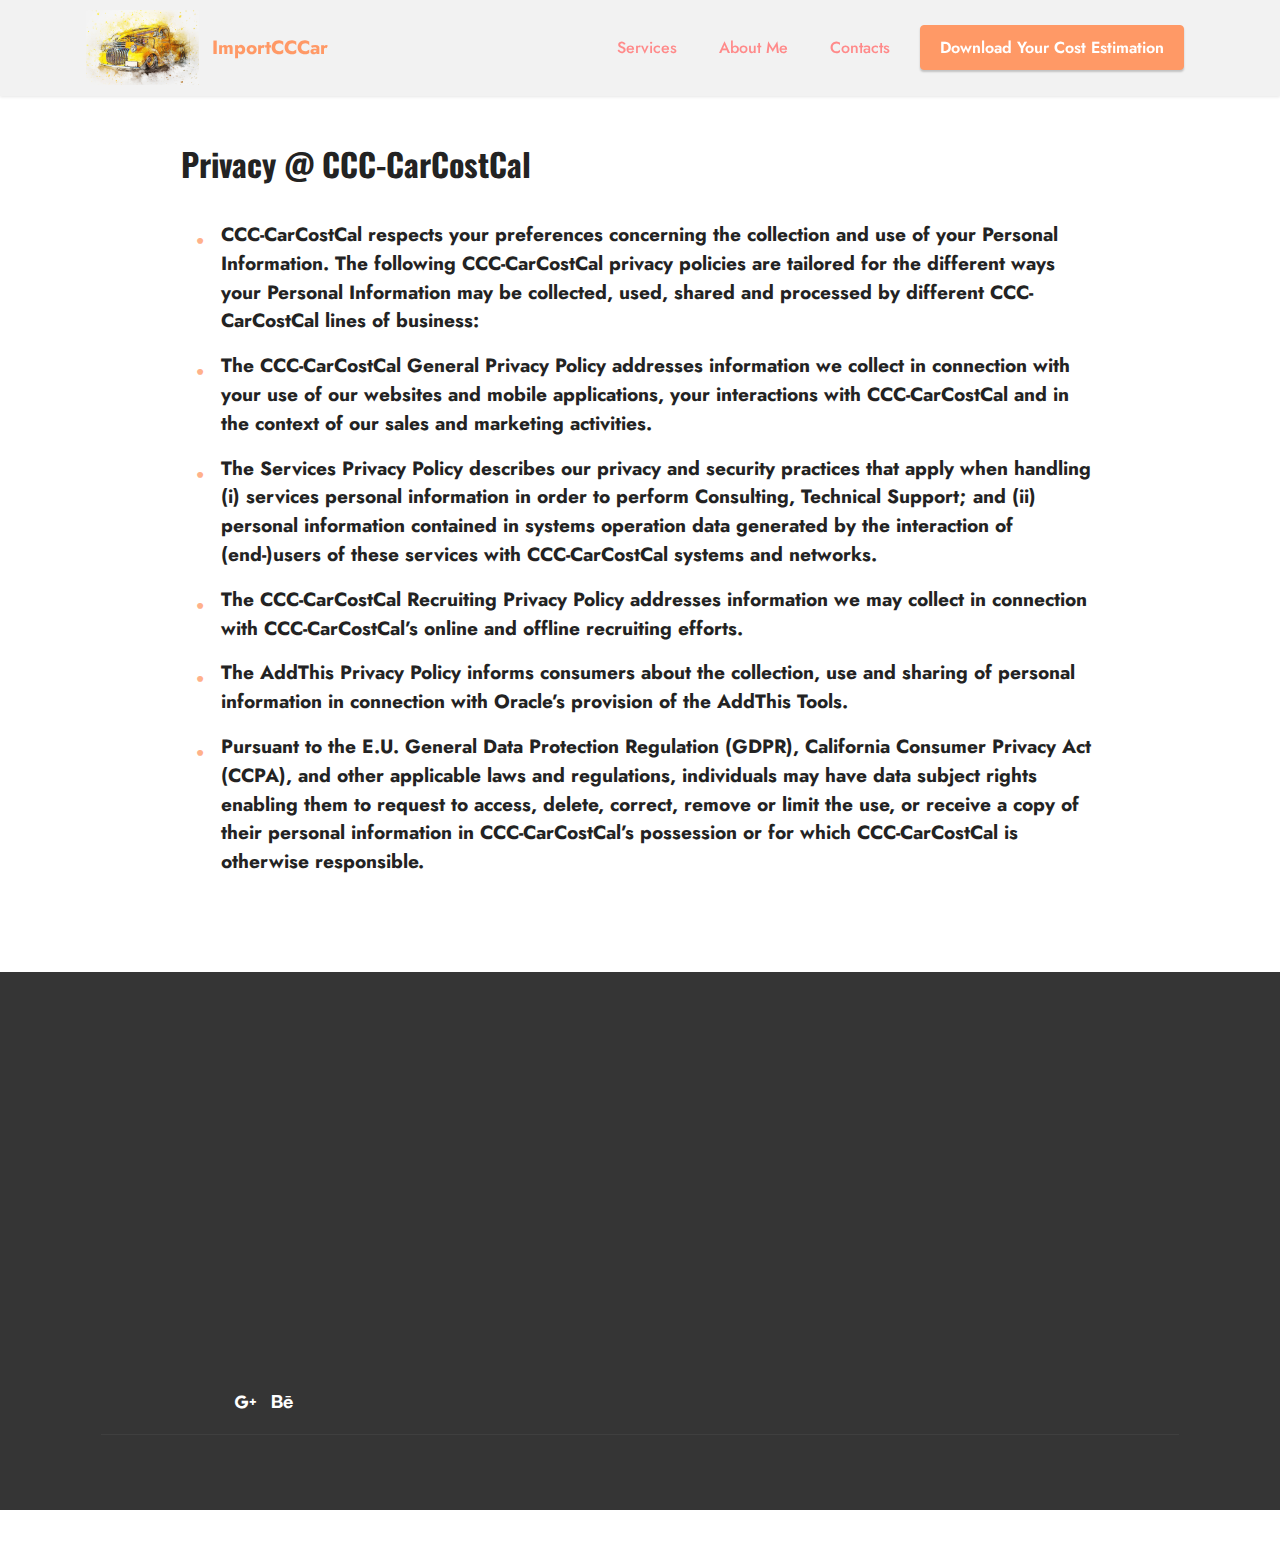
<file: privacypolicies.html>
<!DOCTYPE html>
<html  >
<head>
  <meta charset="UTF-8">
  <meta http-equiv="X-UA-Compatible" content="IE=edge">
  <meta name="viewport" content="width=device-width, initial-scale=1, minimum-scale=1">
  <link rel="shortcut icon" href="assets/images/mbr.jpeg" type="image/x-icon">
  <meta name="description" content="We respects your">
  
  
  <title>Privacy Policies</title>
  <link rel="stylesheet" href="assets/tether/tether.min.css">
  <link rel="stylesheet" href="assets/bootstrap/css/bootstrap.min.css">
  <link rel="stylesheet" href="assets/bootstrap/css/bootstrap-grid.min.css">
  <link rel="stylesheet" href="assets/bootstrap/css/bootstrap-reboot.min.css">
  <link rel="stylesheet" href="assets/animatecss/animate.css">
  <link rel="stylesheet" href="assets/dropdown/css/style.css">
  <link rel="stylesheet" href="assets/socicon/css/styles.css">
  <link rel="stylesheet" href="assets/theme/css/style.css">
  <link rel="preload" as="style" href="assets/ImportCCCarApp/css/mbr-additional.css"><link rel="stylesheet" href="assets/ImportCCCarApp/css/mbr-additional.css" type="text/css">

</head>
<body>
  
  <section class="menu menu2 cid-suQn8OUuNO" once="menu" id="menu2-j">
    
    <nav class="navbar navbar-dropdown navbar-fixed-top navbar-expand-lg">
        <div class="container">
            <div class="navbar-brand">
                <span class="navbar-logo">
                    <a href="index.html#top">
                        <img src="assets/images/mbr.jpeg" alt="Mehran CarCostCal App" style="height: 4.7rem;">
                    </a>
                </span>
                <span class="navbar-caption-wrap"><a class="navbar-caption text-danger text-primary display-7" href="index.html#header15-2">ImportCCCar</a></span>
            </div>
            <button class="navbar-toggler" type="button" data-toggle="collapse" data-target="#navbarSupportedContent" aria-controls="navbarNavAltMarkup" aria-expanded="false" aria-label="Toggle navigation">
                <div class="hamburger">
                    <span></span>
                    <span></span>
                    <span></span>
                    <span></span>
                </div>
            </button>
            <div class="collapse navbar-collapse" id="navbarSupportedContent">
                <ul class="navbar-nav nav-dropdown" data-app-modern-menu="true"><li class="nav-item"><a class="nav-link link text-secondary text-primary display-4" href="services.html#timeline3-b">
                            Services</a></li><li class="nav-item"><a class="nav-link link text-secondary text-primary display-4" href="aboutme.html#video2-h">
                            About Me</a></li>
                    
                    <li class="nav-item"><a class="nav-link link text-secondary text-primary display-4" href="index.html#form5-6">Contacts</a>
                    </li></ul>
                
                <div class="navbar-buttons mbr-section-btn"><a class="btn btn-danger display-4" href="index.html#form3-3" target="_blank">
                        Download Your Cost Estimation</a></div>
            </div>
        </div>
    </nav>
</section>

<section class="content14 cid-suRnQPd8d5" id="content14-l">
    
    
    
    <div class="container">
        <div class="row justify-content-center">
            <div class="col-md-12 col-lg-10">
                    <h3 class="mbr-section-title mbr-fonts-style mb-4 display-5"><strong>Privacy @ CCC-CarCostCal</strong></h3>
                <ul class="list mbr-fonts-style display-7">
                    <li><strong>CCC-CarCostCal respects your preferences concerning the collection and use of your Personal Information. The following CCC-CarCostCal privacy policies are tailored for the different ways your Personal Information may be collected, used, shared and processed by different CCC-CarCostCal lines of business:
</strong></li><li><strong>The CCC-CarCostCal General Privacy Policy addresses information we collect in connection with your use of our websites and mobile applications, your interactions with CCC-CarCostCal and in the context of our sales and marketing activities.
</strong></li><li><strong>The Services Privacy Policy describes our privacy and security practices that apply when handling (i) services personal information in order to perform Consulting, Technical Support; and (ii) personal information contained in systems operation data generated by the interaction of (end-)users of these services with CCC-CarCostCal systems and networks.
</strong></li><li><strong>The CCC-CarCostCal Recruiting Privacy Policy addresses information we may collect in connection with CCC-CarCostCal’s online and offline recruiting efforts.
</strong></li><li><strong>The AddThis Privacy Policy informs consumers about the collection, use and sharing of personal information in connection with Oracle’s provision of the AddThis Tools.
</strong></li><li><strong>Pursuant to the E.U. General Data Protection Regulation (GDPR), California Consumer Privacy Act (CCPA), and other applicable laws and regulations, individuals may have data subject rights enabling them to request to access, delete, correct, remove or limit the use, or receive a copy of their personal information in CCC-CarCostCal’s possession or for which CCC-CarCostCal is otherwise responsible.</strong></li>
                </ul>
            </div>
        </div>
    </div>
</section>

<section class="footer6 cid-suQvFXxwsJ" once="footers" id="footer6-k">

    

    

    <div class="container">
        <div class="row content mbr-white">
            <div class="col-12 col-md-3 mbr-fonts-style display-7">
                <h5 class="mbr-section-subtitle mbr-fonts-style mb-2 display-7">
                    <strong>Address</strong>
                </h5>
                <p class="mbr-text mbr-fonts-style display-7">Germany, Munich <br>Austria, Vienna</p> <br>
                <h5 class="mbr-section-subtitle mbr-fonts-style mb-2 mt-4 display-7">
                    <strong>Contacts</strong>
                </h5>
                <p class="mbr-text mbr-fonts-style mb-4 display-7">
                    Email: <a href="mailto:AjaxCube@Gmail.com" class="text-primary">info@mehran.com</a> <br>
                    Phone: <a href="tel:+436764624808" class="text-primary">+43 (676) 462 4808</a><br>
                    Fax: +1 (0) 000 0000 000
                </p>
            </div>
            <div class="col-12 col-md-3 mbr-fonts-style display-7">
                <h5 class="mbr-section-subtitle mbr-fonts-style mb-2 display-7">
                    <strong>Links</strong>
                </h5>
                <ul class="list mbr-fonts-style mb-4 display-4">
                    <li class="mbr-text item-wrap">
                        <a class="text-primary" href="http://www.mehranc-v.tk" target="_blank">Website builder&amp;Credits</a></li><li class="mbr-text item-wrap"><strong><a href="Termsandpolicies.html#content5-r" class="text-primary">Terms and Policies</a></strong></li><li class="mbr-text item-wrap"><strong>
</strong></li><li class="mbr-text item-wrap"><strong><a href="privacypolicies.html#content14-l" class="text-primary" target="_blank">Privacy</a></strong></li><li class="mbr-text item-wrap"><strong><a href="copyright.html#content14-o" class="text-primary" target="_blank">Copyright</a></strong></li><li class="mbr-text item-wrap"><br></li>
                </ul>
                <h5 class="mbr-section-subtitle mbr-fonts-style mb-2 mt-5 display-7">
                    <strong>Feedback</strong>
                </h5>
                <p class="mbr-text mbr-fonts-style mb-4 display-7">
                    Please send us your ideas, bug reports, suggestions! Any feedback would be appreciated.
                </p>
            </div>
            <div class="col-12 col-md-6">
                <div class="google-map"><iframe frameborder="0" style="border:0" src="https://www.google.com/maps/embed/v1/place?key=AIzaSyDk89J4FSunMF33ruMVWJaJht_Ro0kvoXs&amp;q=Germany" allowfullscreen=""></iframe></div>
            </div>
            <div class="col-md-6">
                <div class="social-list align-left">
                    <div class="soc-item">
                        <a href="https://twitter.com/MerriHasch" target="_blank">
                            <span class="mbr-iconfont mbr-iconfont-social socicon-twitter socicon"></span>
                        </a>
                    </div>
                    <div class="soc-item">
                        <a href="https://www.facebook.com/Mehran130" target="_blank">
                            <span class="mbr-iconfont mbr-iconfont-social socicon-facebook socicon"></span>
                        </a>
                    </div>
                    <div class="soc-item">
                        <a href="https://www.youtube.com/channel/UC7LaXoV0MhFm0zg8G-n-gcQ" target="_blank">
                            <span class="mbr-iconfont mbr-iconfont-social socicon-youtube socicon"></span>
                        </a>
                    </div>
                    <div class="soc-item">
                        <a href="https://www.instagram.com/batchmatch_" target="_blank">
                            <span class="mbr-iconfont mbr-iconfont-social socicon-instagram socicon"></span>
                        </a>
                    </div>
                    <div class="soc-item">
                        
                            <span class="mbr-iconfont mbr-iconfont-social socicon-googleplus socicon"></span>
                        
                    </div>
                    <div class="soc-item">
                        
                            <span class="mbr-iconfont mbr-iconfont-social socicon-behance socicon"></span>
                        
                    </div>
                </div>
            </div>
        </div>
        <div class="footer-lower">
            <div class="media-container-row">
                <div class="col-sm-12">
                    <hr>
                </div>
            </div>
            <div class="col-sm-12 copyright pl-0">
                <p class="mbr-text mbr-fonts-style mbr-white display-7">
                    © Copyright Mehran Hosseini - All Rights Reserved
                </p>
            </div>
        </div>
    </div>
</section>
  <section style="background-color: #fff; font-family: -apple-system, BlinkMacSystemFont, 'Segoe UI', 'Roboto', 'Helvetica Neue', Arial, sans-serif; color:#aaa; font-size:12px; padding: 0; align-items: center; display: flex;">
          <a href="https://mobirise.site/p" style="flex: 1 1; height: 3rem; padding-left: 1rem;"></a><p style="flex: 0 0 auto; margin:0; padding-right:1rem;"></p>
  </section>
  <script src="assets/web/assets/jquery/jquery.min.js"></script>
  <script src="assets/popper/popper.min.js"></script>
  <script src="assets/tether/tether.min.js"></script>
  <script src="assets/bootstrap/js/bootstrap.min.js"></script>
  <script src="assets/smoothscroll/smooth-scroll.js"></script>
  <script src="assets/viewportchecker/jquery.viewportchecker.js"></script>
  <script src="assets/dropdown/js/nav-dropdown.js"></script>
  <script src="assets/dropdown/js/navbar-dropdown.js"></script>
  <script src="assets/touchswipe/jquery.touch-swipe.min.js"></script>
  <script src="assets/theme/js/script.js"></script>
  
  
 <div id="scrollToTop" class="scrollToTop mbr-arrow-up"><a style="text-align: center;"><i class="mbr-arrow-up-icon mbr-arrow-up-icon-cm cm-icon cm-icon-smallarrow-up"></i></a></div>
    <input name="animation" type="hidden">
  </body>
</html>
</file>
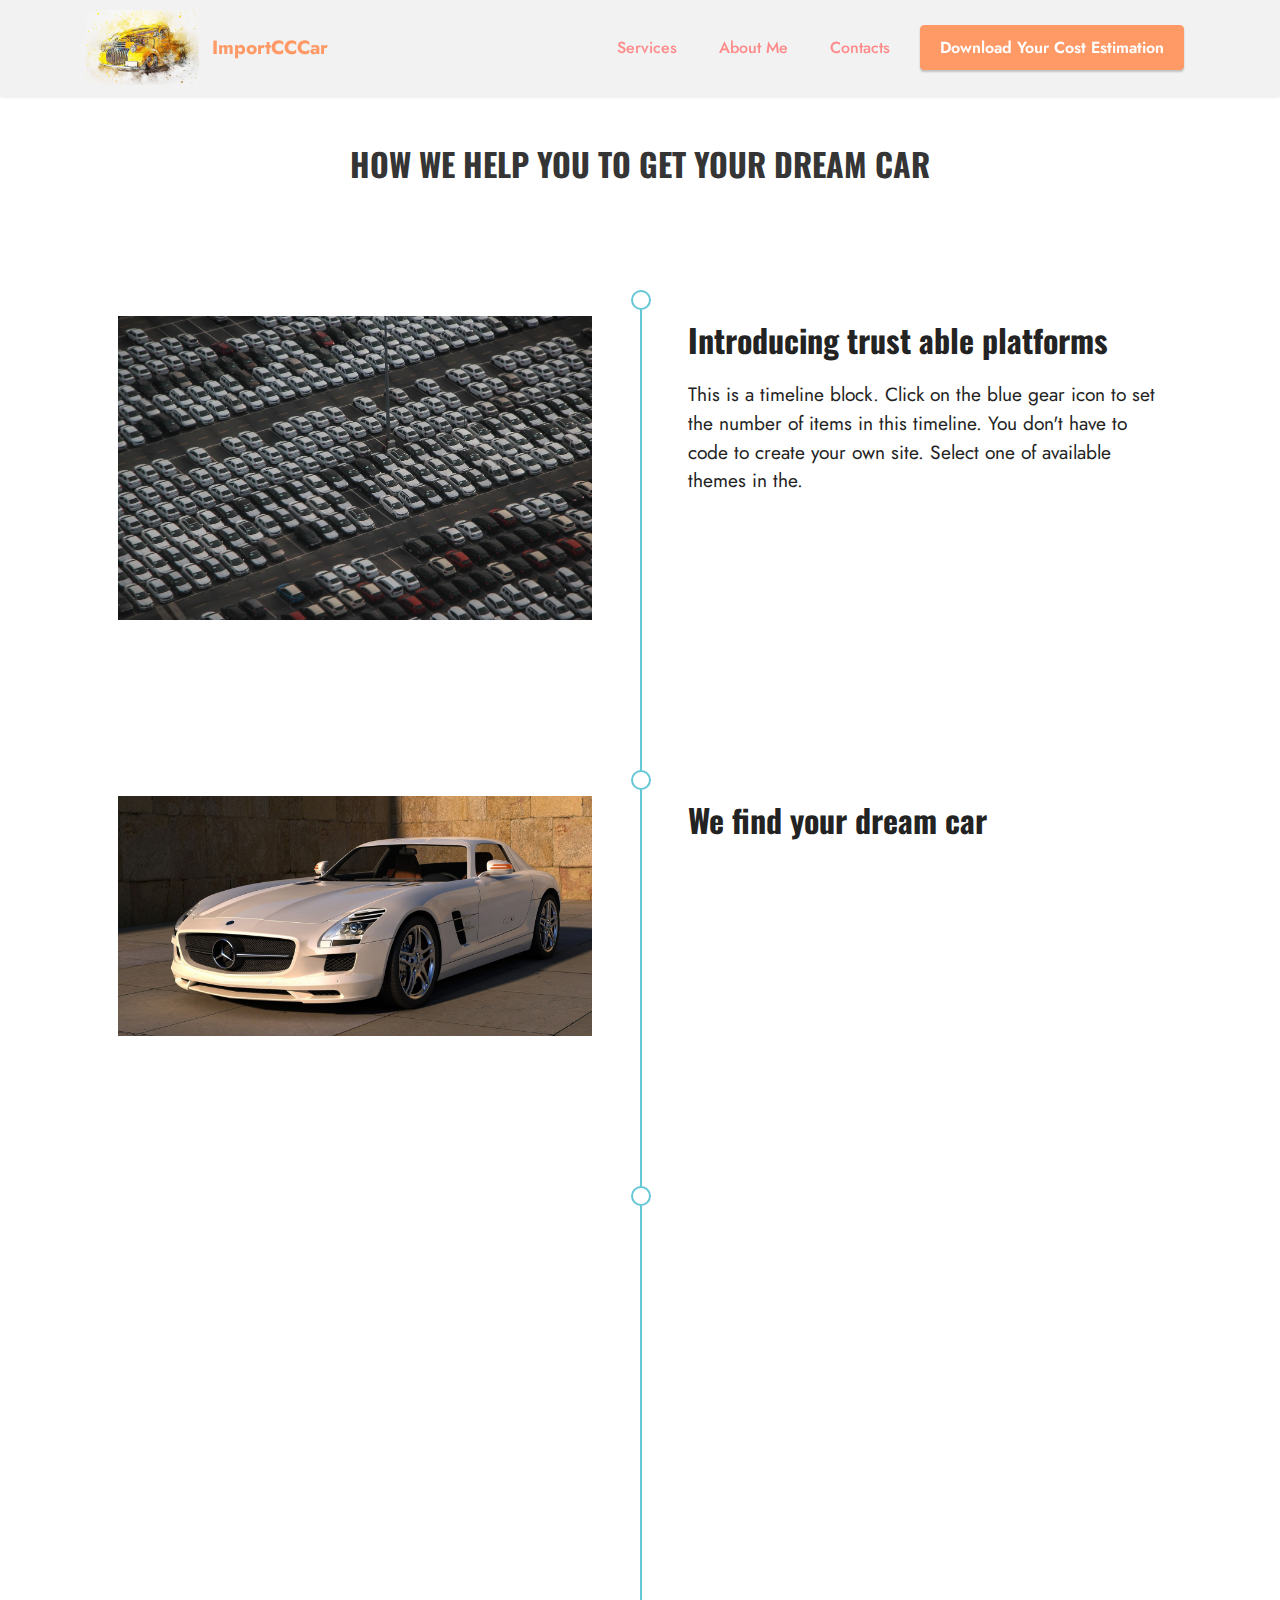
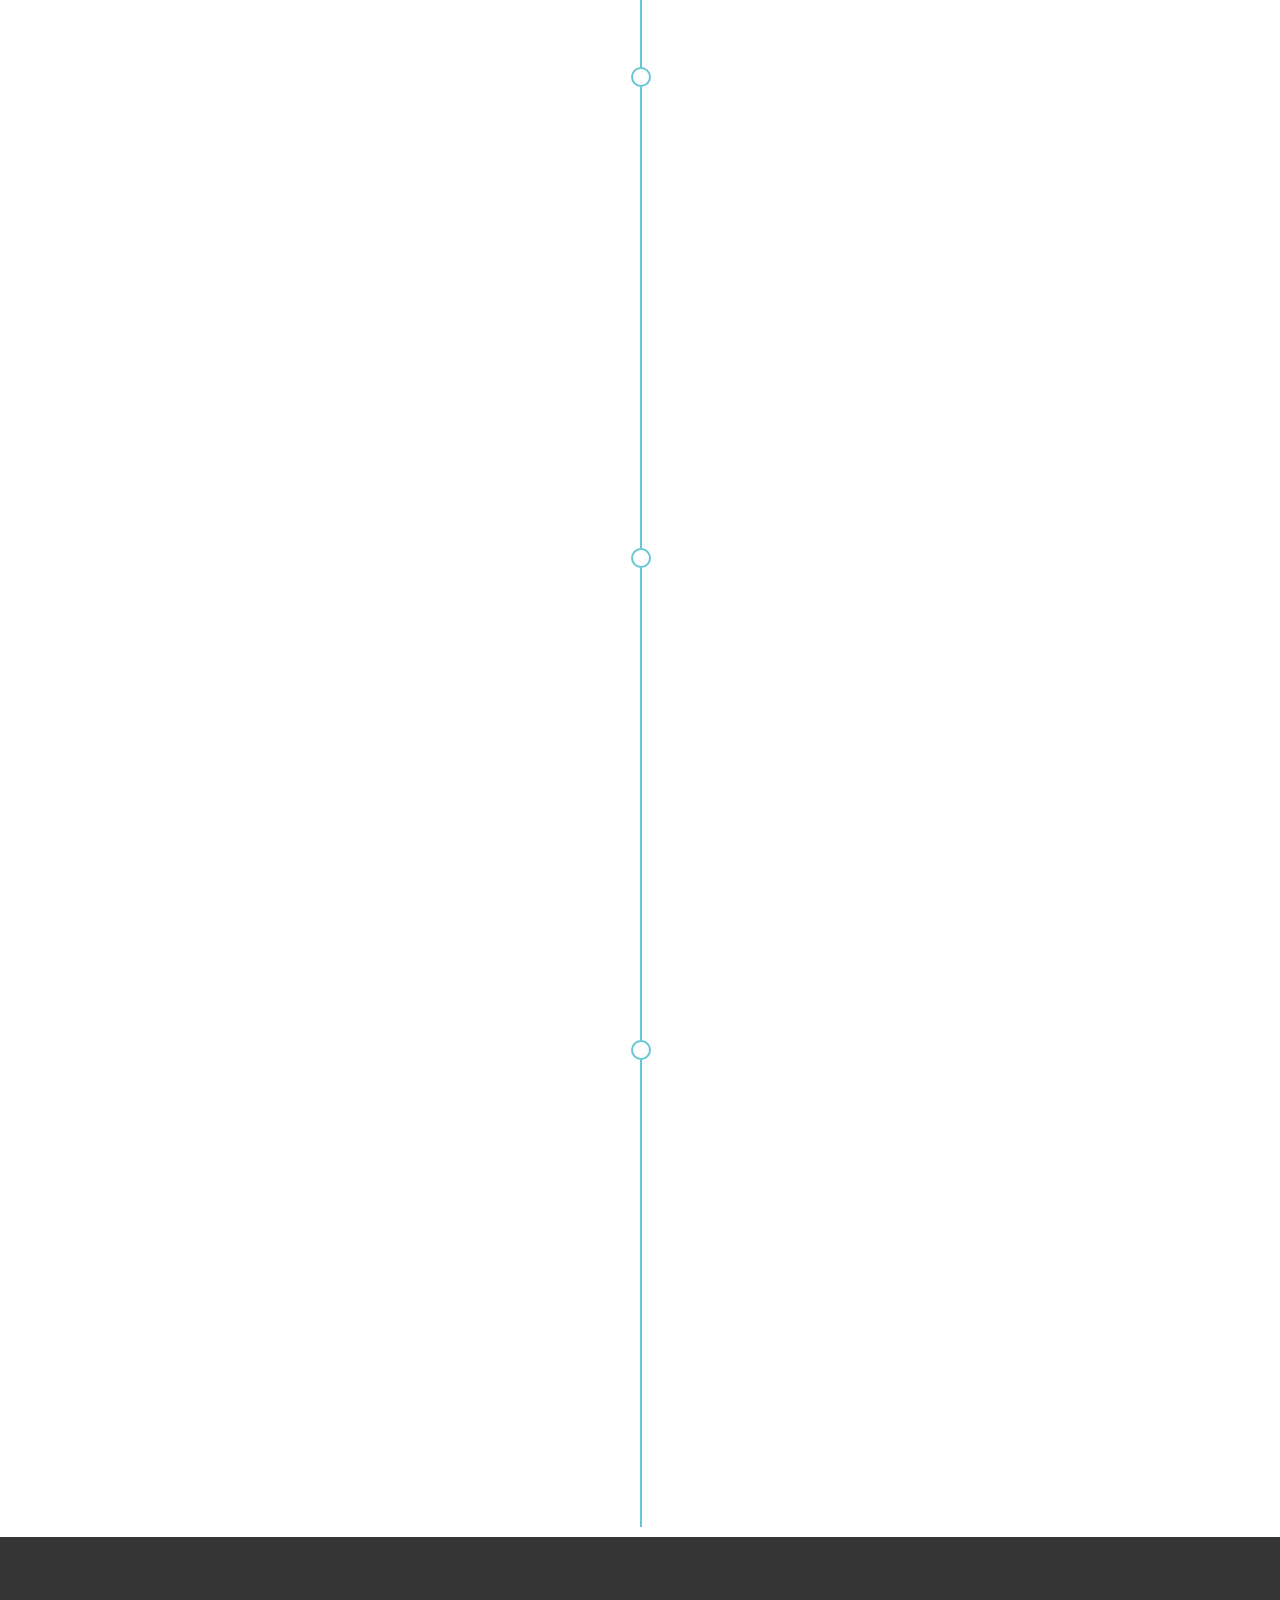
<file: services.html>
<!DOCTYPE html>
<html>
<head>
    <meta charset="UTF-8">
    <meta http-equiv="X-UA-Compatible" content="IE=edge">
    <meta name="twitter:card" content="summary_large_image"/>
    <meta name="twitter:image:src" content="assets/images/services-meta.jpg">
    <meta property="og:image" content="assets/images/services-meta.jpg">
    <meta name="twitter:title" content="Services">
    <meta name="viewport" content="width=device-width, initial-scale=1, minimum-scale=1">
    <link rel="shortcut icon" href="assets/images/mbr.jpeg" type="image/x-icon">
    <meta name="description" content="What are our services">


    <title>Services</title>
    <link rel="stylesheet" href="assets/tether/tether.min.css">
    <link rel="stylesheet" href="assets/bootstrap/css/bootstrap.min.css">
    <link rel="stylesheet" href="assets/bootstrap/css/bootstrap-grid.min.css">
    <link rel="stylesheet" href="assets/bootstrap/css/bootstrap-reboot.min.css">
    <link rel="stylesheet" href="assets/animatecss/animate.css">
    <link rel="stylesheet" href="assets/dropdown/css/style.css">
    <link rel="stylesheet" href="assets/socicon/css/styles.css">
    <link rel="stylesheet" href="assets/theme/css/style.css">
    <link rel="preload" as="style" href="assets/ImportCCCarApp/css/mbr-additional.css">
    <link rel="stylesheet" href="assets/ImportCCCarApp/css/mbr-additional.css" type="text/css">

</head>
<body>

<section class="menu menu2 cid-suQn8OUuNO" once="menu" id="menu2-9">

    <nav class="navbar navbar-dropdown navbar-fixed-top navbar-expand-lg">
        <div class="container">
            <div class="navbar-brand">
                <span class="navbar-logo">
                    <a href="index.html#top">
                        <img src="assets/images/mbr.jpeg" alt="Mehran CarCostCal App" style="height: 4.7rem;">
                    </a>
                </span>
                <span class="navbar-caption-wrap"><a class="navbar-caption text-danger text-primary display-7"
                                                     href="index.html#header15-2">ImportCCCar</a></span>
            </div>
            <button class="navbar-toggler" type="button" data-toggle="collapse" data-target="#navbarSupportedContent"
                    aria-controls="navbarNavAltMarkup" aria-expanded="false" aria-label="Toggle navigation">
                <div class="hamburger">
                    <span></span>
                    <span></span>
                    <span></span>
                    <span></span>
                </div>
            </button>
            <div class="collapse navbar-collapse" id="navbarSupportedContent">
                <ul class="navbar-nav nav-dropdown" data-app-modern-menu="true">
                    <li class="nav-item"><a class="nav-link link text-secondary text-primary display-4"
                                            href="services.html#timeline3-b">
                        Services</a></li>
                    <li class="nav-item"><a class="nav-link link text-secondary text-primary display-4"
                                            href="aboutme.html#video2-h">
                        About Me</a></li>

                    <li class="nav-item"><a class="nav-link link text-secondary text-primary display-4"
                                            href="index.html#form5-6">Contacts</a>
                    </li>
                </ul>

                <div class="navbar-buttons mbr-section-btn"><a class="btn btn-danger display-4"
                                                               href="index.html#form3-3" target="_blank">
                    Download Your Cost Estimation</a></div>
            </div>
        </div>
    </nav>
</section>

<section class="timeline3 cid-suR1F8pgI0" id="timeline3-b">


    <div class="container">
        <div class="mbr-section-head">
            <h3 class="mbr-section-title mbr-fonts-style align-center mb-0 display-5"><strong>HOW WE HELP YOU TO GET
                YOUR DREAM CAR</strong></h3>
        </div>
        <div class="timelines-container mt-4">
            <div class="row timeline-element first-separline mb-5">
                <div class="timeline-date col-12">
                    <div class="timeline-date-wrapper">

                    </div>
                </div>
                <span class="iconBackground"></span>
                <div class="col-12 col-md-6">
                    <div class="image-wrapper">
                        <a href="services.html#timeline3-b"><img src="assets/images/mbr-5.jpeg" alt="image"
                                                                 title=""></a>
                    </div>
                </div>
                <div class="col-12 col-md-6">
                    <div class="timeline-text-wrapper">
                        <h4 class="mbr-timeline-title mbr-fonts-style mb-0 display-5"><strong>Introducing trust able&nbsp;platforms&nbsp;&nbsp;</strong>
                        </h4>
                        <p class="mbr-text mbr-fonts-style mt-3 mb-0 display-7">
                            This is a timeline block. Click on the blue gear icon to set the number of items in this
                            timeline. You don't have to code to create your own site. Select one of available themes in
                            the.
                        </p>
                    </div>
                </div>
            </div>
            <div class="row timeline-element first-separline mb-5">
                <div class="timeline-date col-12">
                    <div class="timeline-date-wrapper">

                    </div>
                </div>
                <span class="iconBackground"></span>
                <div class="col-12 col-md-6">
                    <div class="image-wrapper">
                        <a href="services.html#timeline3-b"><img src="assets/images/mbr-6.jpeg" alt="image"
                                                                 title=""></a>
                    </div>
                </div>
                <div class="col-12 col-md-6">
                    <div class="timeline-text-wrapper">
                        <h4 class="mbr-timeline-title mbr-fonts-style mb-0 display-5"><strong>We find your dream
                            car</strong></h4>
                        <p class="mbr-text mbr-fonts-style mt-3 mb-0 display-7">
                            This is a timeline block. Click on the blue gear icon to set the number of items in this
                            timeline. All sites you create with the .
                        </p>
                    </div>
                </div>
            </div>
            <div class="row timeline-element first-separline mb-5">
                <div class="timeline-date col-12">
                    <div class="timeline-date-wrapper">

                    </div>
                </div>
                <span class="iconBackground"></span>
                <div class="col-12 col-md-6">
                    <div class="image-wrapper">
                        <a href="services.html#timeline3-b"><img src="assets/images/mbr-7.jpeg"
                                                                 alt="Shipping your dream car to you" title=""></a>
                    </div>
                </div>
                <div class="col-12 col-md-6">
                    <div class="timeline-text-wrapper">
                        <h4 class="mbr-timeline-title mbr-fonts-style mb-0 display-5"><strong>We ship your dream
                            car</strong></h4>
                        <p class="mbr-text mbr-fonts-style mt-3 mb-0 display-7">
                            This is a timeline block. Click on the blue gear icon to set the number of items in this
                            timeline. Select the theme that suits you. Each theme in builder contains a set of unique
                            blocks.
                        </p>
                    </div>
                </div>
            </div>
            <div class="row timeline-element first-separline mb-5">
                <div class="timeline-date col-12">
                    <div class="timeline-date-wrapper">

                    </div>
                </div>
                <span class="iconBackground"></span>
                <div class="col-12 col-md-6">
                    <div class="image-wrapper">
                        <a href="services.html#timeline3-b"><img src="assets/images/mbr-8.jpeg" alt="car spec change"
                                                                 title=""></a>
                    </div>
                </div>
                <div class="col-12 col-md-6">
                    <div class="timeline-text-wrapper">
                        <h4 class="mbr-timeline-title mbr-fonts-style mb-0 display-5">
                            <strong>We convert your car spec</strong></h4>
                        <p class="mbr-text mbr-fonts-style mt-3 mb-0 display-7">
                            This is a timeline block. aaaaaaaaaaaaaaaal and non-profit projects.
                        </p>
                    </div>
                </div>
            </div>
            <div class="row timeline-element first-separline mb-5">
                <div class="timeline-date col-12">
                    <div class="timeline-date-wrapper">

                    </div>
                </div>
                <span class="iconBackground"></span>
                <div class="col-12 col-md-6">
                    <div class="image-wrapper">
                        <a href="services.html#timeline3-b"><img src="assets/images/mbr-5.jpg" alt="car registration"
                                                                 title=""></a>
                    </div>
                </div>
                <div class="col-12 col-md-6">
                    <div class="timeline-text-wrapper">
                        <h4 class="mbr-timeline-title mbr-fonts-style mb-0 display-5"><strong>We register your
                            car</strong></h4>
                        <p class="mbr-text mbr-fonts-style mt-3 mb-0 display-7">
                            This is a timeline block. Click on the blue gear icon to set the number of items in this
                            timeline. You don't sitebuilder.
                        </p>
                    </div>
                </div>
            </div>
            <div class="row timeline-element first-separline mb-5">
                <div class="timeline-date col-12">
                    <div class="timeline-date-wrapper">

                    </div>
                </div>
                <span class="iconBackground"></span>
                <div class="col-12 col-md-6">
                    <div class="image-wrapper">
                        <a href="services.html#timeline3-b"><img src="assets/images/mbr-9.jpeg" alt="car delivery"
                                                                 title=""></a>
                    </div>
                </div>
                <div class="col-12 col-md-6">
                    <div class="timeline-text-wrapper">
                        <h4 class="mbr-timeline-title mbr-fonts-style mb-0 display-5"><strong>We deliver&nbsp;your dream
                            car to you</strong></h4>
                        <p class="mbr-text mbr-fonts-style mt-3 mb-0 display-7">
                            This is a timeline block. Click on the blueweb builder are mobile-friendly natively. No
                            special actions required.
                        </p>
                    </div>
                </div>
            </div>


        </div>
    </div>
</section>

<section class="footer6 cid-suQvFXxwsJ" once="footers" id="footer6-a">


    <div class="container">
        <div class="row content mbr-white">
            <div class="col-12 col-md-3 mbr-fonts-style display-7">
                <h5 class="mbr-section-subtitle mbr-fonts-style mb-2 display-7">
                    <strong>Address</strong>
                </h5>
                <p class="mbr-text mbr-fonts-style display-7">Germany, Munich <br>Austria, Vienna</p> <br>
                <h5 class="mbr-section-subtitle mbr-fonts-style mb-2 mt-4 display-7">
                    <strong>Contacts</strong>
                </h5>
                <p class="mbr-text mbr-fonts-style mb-4 display-7">
                    Email: <a href="mailto:AjaxCube@Gmail.com" class="text-primary">info@mehran.com</a> <br>
                    Phone: <a href="tel:+436764624808" class="text-primary">+43 (676) 462 4808</a><br>
                    Fax: +1 (0) 000 0000 000
                </p>
            </div>
            <div class="col-12 col-md-3 mbr-fonts-style display-7">
                <h5 class="mbr-section-subtitle mbr-fonts-style mb-2 display-7">
                    <strong>Links</strong>
                </h5>
                <ul class="list mbr-fonts-style mb-4 display-4">
                    <li class="mbr-text item-wrap">
                        <a class="text-primary" href="http://www.mehranc-v.tk" target="_blank">Website builder&amp;Credits</a>
                    </li>
                    <li class="mbr-text item-wrap"><strong><a href="Termsandpolicies.html#content5-r"
                                                              class="text-primary">Terms and Policies</a></strong></li>
                    <li class="mbr-text item-wrap"><strong>
                    </strong></li>
                    <li class="mbr-text item-wrap"><strong><a href="privacypolicies.html#content14-l"
                                                              class="text-primary" target="_blank">Privacy</a></strong>
                    </li>
                    <li class="mbr-text item-wrap"><strong><a href="copyright.html#content14-o" class="text-primary"
                                                              target="_blank">Copyright</a></strong></li>
                    <li class="mbr-text item-wrap"><br></li>
                </ul>
                <h5 class="mbr-section-subtitle mbr-fonts-style mb-2 mt-5 display-7">
                    <strong>Feedback</strong>
                </h5>
                <p class="mbr-text mbr-fonts-style mb-4 display-7">
                    Please send us your ideas, bug reports, suggestions! Any feedback would be appreciated.
                </p>
            </div>
            <div class="col-12 col-md-6">
                <div class="google-map">
                    <iframe frameborder="0" style="border:0"
                            src="https://www.google.com/maps/embed/v1/place?key=AIzaSyDk89J4FSunMF33ruMVWJaJht_Ro0kvoXs&amp;q=Germany"
                            allowfullscreen=""></iframe>
                </div>
            </div>
            <div class="col-md-6">
                <div class="social-list align-left">
                    <div class="soc-item">
                        <a href="https://twitter.com/MerriHasch" target="_blank">
                            <span class="mbr-iconfont mbr-iconfont-social socicon-twitter socicon"></span>
                        </a>
                    </div>
                    <div class="soc-item">
                        <a href="https://www.facebook.com/Mehran130" target="_blank">
                            <span class="mbr-iconfont mbr-iconfont-social socicon-facebook socicon"></span>
                        </a>
                    </div>
                    <div class="soc-item">
                        <a href="https://www.youtube.com/channel/UC7LaXoV0MhFm0zg8G-n-gcQ" target="_blank">
                            <span class="mbr-iconfont mbr-iconfont-social socicon-youtube socicon"></span>
                        </a>
                    </div>
                    <div class="soc-item">
                        <a href="https://www.instagram.com/batchmatch_" target="_blank">
                            <span class="mbr-iconfont mbr-iconfont-social socicon-instagram socicon"></span>
                        </a>
                    </div>
                    <div class="soc-item">

                        <span class="mbr-iconfont mbr-iconfont-social socicon-googleplus socicon"></span>

                    </div>
                    <div class="soc-item">

                        <span class="mbr-iconfont mbr-iconfont-social socicon-behance socicon"></span>

                    </div>
                </div>
            </div>
        </div>
        <div class="footer-lower">
            <div class="media-container-row">
                <div class="col-sm-12">
                    <hr>
                </div>
            </div>
            <div class="col-sm-12 copyright pl-0">
                <p class="mbr-text mbr-fonts-style mbr-white display-7">
                    © Copyright Mehran Hosseini - All Rights Reserved
                </p>
            </div>
        </div>
    </div>
</section>
<section
        style="background-color: #fff; font-family: -apple-system, BlinkMacSystemFont, 'Segoe UI', 'Roboto', 'Helvetica Neue', Arial, sans-serif; color:#aaa; font-size:12px; padding: 0; align-items: center; display: flex;">
    <a href="https://mobirise.site/u" style="flex: 1 1; height: 3rem; padding-left: 1rem;"></a>
    <p style="flex: 0 0 auto; margin:0; padding-right:1rem;"></p>
</section>
<script src="assets/web/assets/jquery/jquery.min.js"></script>
<script src="assets/popper/popper.min.js"></script>
<script src="assets/tether/tether.min.js"></script>
<script src="assets/bootstrap/js/bootstrap.min.js"></script>
<script src="assets/smoothscroll/smooth-scroll.js"></script>
<script src="assets/viewportchecker/jquery.viewportchecker.js"></script>
<script src="assets/dropdown/js/nav-dropdown.js"></script>
<script src="assets/dropdown/js/navbar-dropdown.js"></script>
<script src="assets/touchswipe/jquery.touch-swipe.min.js"></script>
<script src="assets/theme/js/script.js"></script>

<div id="scrollToTop" class="scrollToTop mbr-arrow-up"><a style="text-align: center;"><i
        class="mbr-arrow-up-icon mbr-arrow-up-icon-cm cm-icon cm-icon-smallarrow-up"></i></a></div>
<input name="animation" type="hidden">
</body>
</html>
</file>
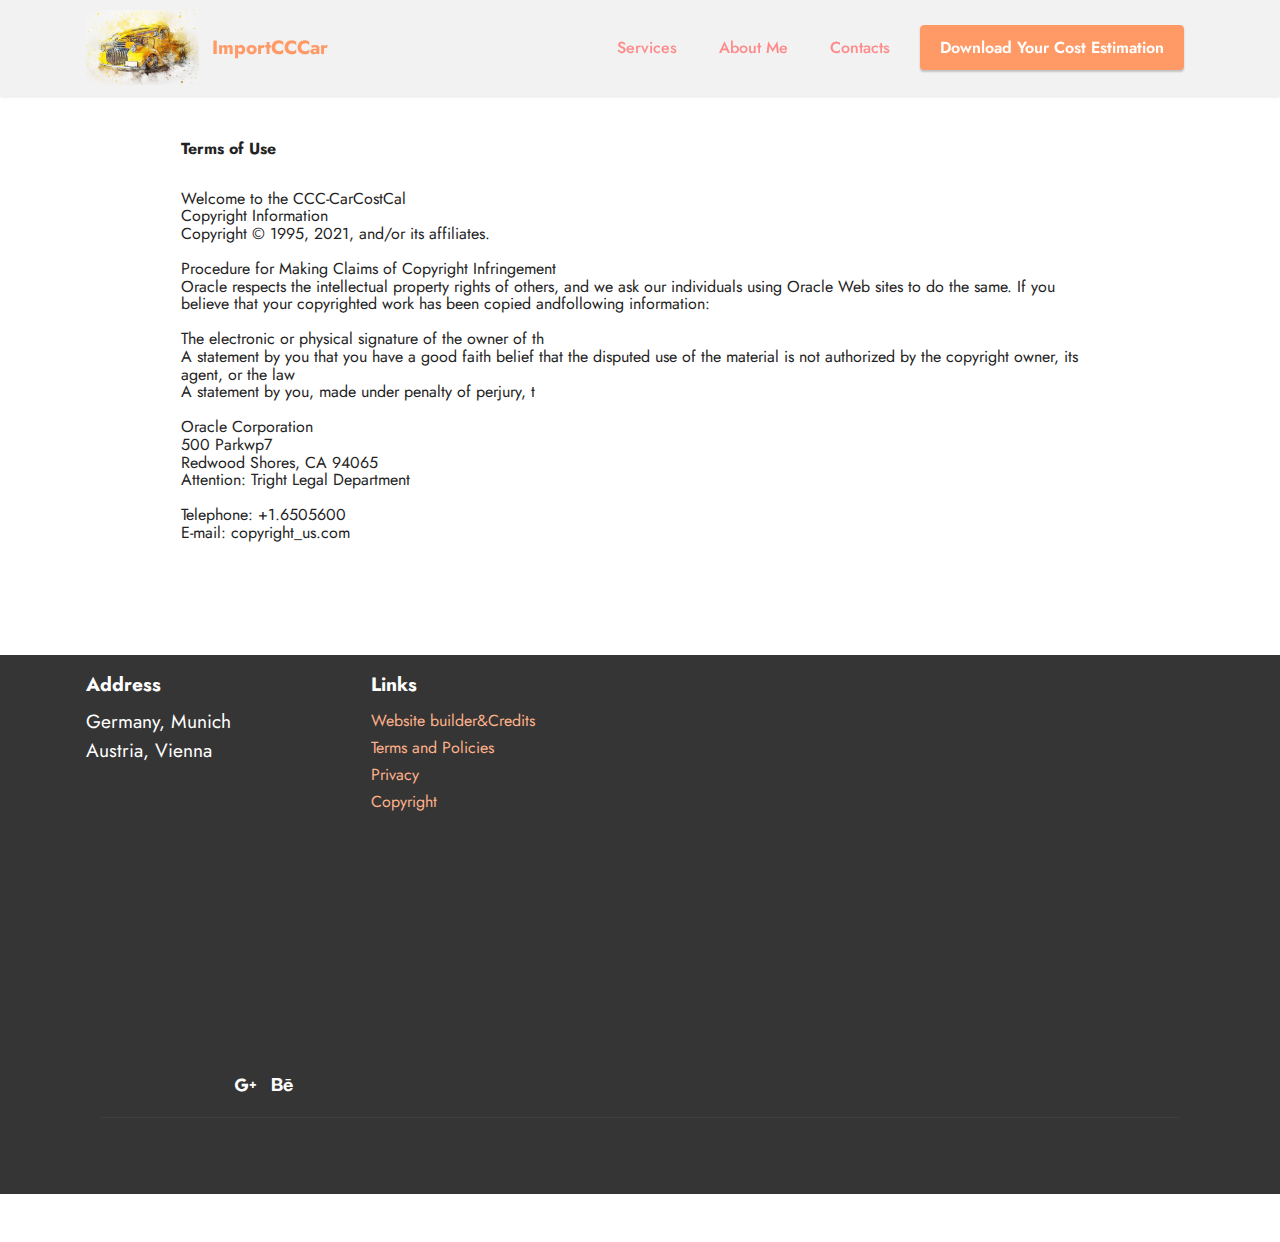
<file: Termsandpolicies.html>
<!DOCTYPE html>
<html  >
<head>
  <meta charset="UTF-8">
  <meta http-equiv="X-UA-Compatible" content="IE=edge">
  <meta name="viewport" content="width=device-width, initial-scale=1, minimum-scale=1">
  <link rel="shortcut icon" href="assets/images/mbr.jpeg" type="image/x-icon">
  <meta name="description" content="Terms and Policies">
  
  
  <title>Terms and Policies</title>
  <link rel="stylesheet" href="assets/tether/tether.min.css">
  <link rel="stylesheet" href="assets/bootstrap/css/bootstrap.min.css">
  <link rel="stylesheet" href="assets/bootstrap/css/bootstrap-grid.min.css">
  <link rel="stylesheet" href="assets/bootstrap/css/bootstrap-reboot.min.css">
  <link rel="stylesheet" href="assets/animatecss/animate.css">
  <link rel="stylesheet" href="assets/dropdown/css/style.css">
  <link rel="stylesheet" href="assets/socicon/css/styles.css">
  <link rel="stylesheet" href="assets/theme/css/style.css">
  <link rel="preload" as="style" href="assets/ImportCCCarApp/css/mbr-additional.css"><link rel="stylesheet" href="assets/ImportCCCarApp/css/mbr-additional.css" type="text/css">

</head>
<body>
  
  <section class="menu menu2 cid-suQn8OUuNO" once="menu" id="menu2-p">
    
    <nav class="navbar navbar-dropdown navbar-fixed-top navbar-expand-lg">
        <div class="container">
            <div class="navbar-brand">
                <span class="navbar-logo">
                    <a href="index.html#top">
                        <img src="assets/images/mbr.jpeg" alt="Mehran CarCostCal App" style="height: 4.7rem;">
                    </a>
                </span>
                <span class="navbar-caption-wrap"><a class="navbar-caption text-danger text-primary display-7" href="index.html#header15-2">ImportCCCar</a></span>
            </div>
            <button class="navbar-toggler" type="button" data-toggle="collapse" data-target="#navbarSupportedContent" aria-controls="navbarNavAltMarkup" aria-expanded="false" aria-label="Toggle navigation">
                <div class="hamburger">
                    <span></span>
                    <span></span>
                    <span></span>
                    <span></span>
                </div>
            </button>
            <div class="collapse navbar-collapse" id="navbarSupportedContent">
                <ul class="navbar-nav nav-dropdown" data-app-modern-menu="true"><li class="nav-item"><a class="nav-link link text-secondary text-primary display-4" href="services.html#timeline3-b">
                            Services</a></li><li class="nav-item"><a class="nav-link link text-secondary text-primary display-4" href="aboutme.html#video2-h">
                            About Me</a></li>
                    
                    <li class="nav-item"><a class="nav-link link text-secondary text-primary display-4" href="index.html#form5-6">Contacts</a>
                    </li></ul>
                
                <div class="navbar-buttons mbr-section-btn"><a class="btn btn-danger display-4" href="index.html#form3-3" target="_blank">
                        Download Your Cost Estimation</a></div>
            </div>
        </div>
    </nav>
</section>

<section class="content5 cid-suRrhGkbJL" id="content5-r">
    
    <div class="container">
        <div class="row justify-content-center">
            <div class="col-md-12 col-lg-10">
                
                <h4 class="mbr-section-subtitle mbr-fonts-style mb-4 display-1"><strong>Terms of Use</strong></h4>
                <p class="mbr-text mbr-fonts-style display-1">
                    Welcome to the CCC-CarCostCal<br>Copyright Information
<br>Copyright © 1995, 2021, and/or its affiliates.
<br>
<br>Procedure for Making Claims of Copyright Infringement
<br>Oracle respects the intellectual property rights of others, and we ask our individuals using Oracle Web sites to do the same. If you believe that your copyrighted work has been copied andfollowing information:
<br>
<br>The electronic or physical signature of the owner of th<br>A statement by you that you have a good faith belief that the disputed use of the material is not authorized by the copyright owner, its agent, or the law
<br>A statement by you, made under penalty of perjury, t<br>
<br>Oracle Corporation
<br>500 Parkwp7
<br>Redwood Shores, CA 94065
<br>Attention: Tright Legal Department
<br>
<br>Telephone: +1.6505600
<br>E-mail: copyright_us.com<br><br></p>
            </div>
        </div>
    </div>
</section>

<section class="footer6 cid-suQvFXxwsJ" once="footers" id="footer6-q">

    

    

    <div class="container">
        <div class="row content mbr-white">
            <div class="col-12 col-md-3 mbr-fonts-style display-7">
                <h5 class="mbr-section-subtitle mbr-fonts-style mb-2 display-7">
                    <strong>Address</strong>
                </h5>
                <p class="mbr-text mbr-fonts-style display-7">Germany, Munich <br>Austria, Vienna</p> <br>
                <h5 class="mbr-section-subtitle mbr-fonts-style mb-2 mt-4 display-7">
                    <strong>Contacts</strong>
                </h5>
                <p class="mbr-text mbr-fonts-style mb-4 display-7">
                    Email: <a href="mailto:AjaxCube@Gmail.com" class="text-primary">info@mehran.com</a> <br>
                    Phone: <a href="tel:+436764624808" class="text-primary">+43 (676) 462 4808</a><br>
                    Fax: +1 (0) 000 0000 000
                </p>
            </div>
            <div class="col-12 col-md-3 mbr-fonts-style display-7">
                <h5 class="mbr-section-subtitle mbr-fonts-style mb-2 display-7">
                    <strong>Links</strong>
                </h5>
                <ul class="list mbr-fonts-style mb-4 display-4">
                    <li class="mbr-text item-wrap">
                        <a class="text-primary" href="http://www.mehranc-v.tk" target="_blank">Website builder&amp;Credits</a></li><li class="mbr-text item-wrap"><strong><a href="Termsandpolicies.html#content5-r" class="text-primary">Terms and Policies</a></strong></li><li class="mbr-text item-wrap"><strong>
</strong></li><li class="mbr-text item-wrap"><strong><a href="privacypolicies.html#content14-l" class="text-primary" target="_blank">Privacy</a></strong></li><li class="mbr-text item-wrap"><strong><a href="copyright.html#content14-o" class="text-primary" target="_blank">Copyright</a></strong></li><li class="mbr-text item-wrap"><br></li>
                </ul>
                <h5 class="mbr-section-subtitle mbr-fonts-style mb-2 mt-5 display-7">
                    <strong>Feedback</strong>
                </h5>
                <p class="mbr-text mbr-fonts-style mb-4 display-7">
                    Please send us your ideas, bug reports, suggestions! Any feedback would be appreciated.
                </p>
            </div>
            <div class="col-12 col-md-6">
                <div class="google-map"><iframe frameborder="0" style="border:0" src="https://www.google.com/maps/embed/v1/place?key=AIzaSyCNveGQ9bfpKFwWzQLLftrR9hNiHwdqQG8&amp;q=Germany" allowfullscreen=""></iframe></div>
            </div>
            <div class="col-md-6">
                <div class="social-list align-left">
                    <div class="soc-item">
                        <a href="https://twitter.com/MerriHasch" target="_blank">
                            <span class="mbr-iconfont mbr-iconfont-social socicon-twitter socicon"></span>
                        </a>
                    </div>
                    <div class="soc-item">
                        <a href="https://www.facebook.com/Mehran130" target="_blank">
                            <span class="mbr-iconfont mbr-iconfont-social socicon-facebook socicon"></span>
                        </a>
                    </div>
                    <div class="soc-item">
                        <a href="https://www.youtube.com/channel/UC7LaXoV0MhFm0zg8G-n-gcQ" target="_blank">
                            <span class="mbr-iconfont mbr-iconfont-social socicon-youtube socicon"></span>
                        </a>
                    </div>
                    <div class="soc-item">
                        <a href="https://www.instagram.com/batchmatch_" target="_blank">
                            <span class="mbr-iconfont mbr-iconfont-social socicon-instagram socicon"></span>
                        </a>
                    </div>
                    <div class="soc-item">
                        
                            <span class="mbr-iconfont mbr-iconfont-social socicon-googleplus socicon"></span>
                        
                    </div>
                    <div class="soc-item">
                        
                            <span class="mbr-iconfont mbr-iconfont-social socicon-behance socicon"></span>
                        
                    </div>
                </div>
            </div>
        </div>
        <div class="footer-lower">
            <div class="media-container-row">
                <div class="col-sm-12">
                    <hr>
                </div>
            </div>
            <div class="col-sm-12 copyright pl-0">
                <p class="mbr-text mbr-fonts-style mbr-white display-7">
                    © Copyright Mehran Hosseini - All Rights Reserved
                </p>
            </div>
        </div>
    </div>
</section>
  <section style="background-color: #fff; font-family: -apple-system, BlinkMacSystemFont, 'Segoe UI', 'Roboto', 'Helvetica Neue', Arial, sans-serif; color:#aaa; font-size:12px; padding: 0; align-items: center; display: flex;">
      <a href="https://mobirise.site/k" style="flex: 1 1; height: 3rem; padding-left: 1rem;"></a><p style="flex: 0 0 auto; margin:0; padding-right:1rem;"></p>
  </section>
  <script src="assets/web/assets/jquery/jquery.min.js"></script>
  <script src="assets/popper/popper.min.js"></script>
  <script src="assets/tether/tether.min.js"></script>
  <script src="assets/bootstrap/js/bootstrap.min.js"></script>
  <script src="assets/smoothscroll/smooth-scroll.js"></script>
  <script src="assets/viewportchecker/jquery.viewportchecker.js"></script>
  <script src="assets/dropdown/js/nav-dropdown.js"></script>
  <script src="assets/dropdown/js/navbar-dropdown.js"></script>
  <script src="assets/touchswipe/jquery.touch-swipe.min.js"></script>
  <script src="assets/theme/js/script.js"></script>

 <div id="scrollToTop" class="scrollToTop mbr-arrow-up"><a style="text-align: center;"><i class="mbr-arrow-up-icon mbr-arrow-up-icon-cm cm-icon cm-icon-smallarrow-up"></i></a></div>
    <input name="animation" type="hidden">
  </body>
</html>
</file>
<file: assets/web/assets/ImportCCCarApp-icons2/ImportCCCarApp2.css>
@font-face {
  font-family: 'Moririse2';
  font-display: swap;
  src:  url('mobirise2.eot?f2bix4');
  src:  url('mobirise2.eot?f2bix4#iefix') format('embedded-opentype'),
    url('mobirise2.ttf?f2bix4') format('truetype'),
    url('mobirise2.woff?f2bix4') format('woff'),
    url('mobirise2.svg?f2bix4#mobirise2') format('svg');
  font-weight: normal;
  font-style: normal;
}

[class^="mobi-"], [class*=" mobi-"] {
  /* use !important to prevent issues with browser extensions that change fonts */
  font-family: 'Moririse2' !important;
  speak: none;
  font-style: normal;
  font-weight: normal;
  font-variant: normal;
  text-transform: none;
  line-height: 1;

  /* Better Font Rendering =========== */
  -webkit-font-smoothing: antialiased;
  -moz-osx-font-smoothing: grayscale;
}

.mobi-mbri-add-submenu:before {
  content: "\e900";
}
.mobi-mbri-alert:before {
  content: "\e901";
}
.mobi-mbri-align-center:before {
  content: "\e902";
}
.mobi-mbri-align-justify:before {
  content: "\e903";
}
.mobi-mbri-align-left:before {
  content: "\e904";
}
.mobi-mbri-align-right:before {
  content: "\e905";
}
.mobi-mbri-android:before {
  content: "\e906";
}
.mobi-mbri-apple:before {
  content: "\e907";
}
.mobi-mbri-arrow-down:before {
  content: "\e908";
}
.mobi-mbri-arrow-next:before {
  content: "\e909";
}
.mobi-mbri-arrow-prev:before {
  content: "\e90a";
}
.mobi-mbri-arrow-up:before {
  content: "\e90b";
}
.mobi-mbri-bold:before {
  content: "\e90c";
}
.mobi-mbri-bookmark:before {
  content: "\e90d";
}
.mobi-mbri-bootstrap:before {
  content: "\e90e";
}
.mobi-mbri-briefcase:before {
  content: "\e90f";
}
.mobi-mbri-browse:before {
  content: "\e910";
}
.mobi-mbri-bulleted-list:before {
  content: "\e911";
}
.mobi-mbri-calendar:before {
  content: "\e912";
}
.mobi-mbri-camera:before {
  content: "\e913";
}
.mobi-mbri-cart-add:before {
  content: "\e914";
}
.mobi-mbri-cart-full:before {
  content: "\e915";
}
.mobi-mbri-cash:before {
  content: "\e916";
}
.mobi-mbri-change-style:before {
  content: "\e917";
}
.mobi-mbri-chat:before {
  content: "\e918";
}
.mobi-mbri-clock:before {
  content: "\e919";
}
.mobi-mbri-close:before {
  content: "\e91a";
}
.mobi-mbri-cloud:before {
  content: "\e91b";
}
.mobi-mbri-code:before {
  content: "\e91c";
}
.mobi-mbri-contact-form:before {
  content: "\e91d";
}
.mobi-mbri-credit-card:before {
  content: "\e91e";
}
.mobi-mbri-cursor-click:before {
  content: "\e91f";
}
.mobi-mbri-cust-feedback:before {
  content: "\e920";
}
.mobi-mbri-database:before {
  content: "\e921";
}
.mobi-mbri-delivery:before {
  content: "\e922";
}
.mobi-mbri-desktop:before {
  content: "\e923";
}
.mobi-mbri-devices:before {
  content: "\e924";
}
.mobi-mbri-down:before {
  content: "\e925";
}
.mobi-mbri-download-2:before {
  content: "\e926";
}
.mobi-mbri-download:before {
  content: "\e927";
}
.mobi-mbri-drag-n-drop-2:before {
  content: "\e928";
}
.mobi-mbri-drag-n-drop:before {
  content: "\e929";
}
.mobi-mbri-edit-2:before {
  content: "\e92a";
}
.mobi-mbri-edit:before {
  content: "\e92b";
}
.mobi-mbri-error:before {
  content: "\e92c";
}
.mobi-mbri-extension:before {
  content: "\e92d";
}
.mobi-mbri-features:before {
  content: "\e92e";
}
.mobi-mbri-file:before {
  content: "\e92f";
}
.mobi-mbri-flag:before {
  content: "\e930";
}
.mobi-mbri-folder:before {
  content: "\e931";
}
.mobi-mbri-gift:before {
  content: "\e932";
}
.mobi-mbri-github:before {
  content: "\e933";
}
.mobi-mbri-globe-2:before {
  content: "\e934";
}
.mobi-mbri-globe:before {
  content: "\e935";
}
.mobi-mbri-growing-chart:before {
  content: "\e936";
}
.mobi-mbri-hearth:before {
  content: "\e937";
}
.mobi-mbri-help:before {
  content: "\e938";
}
.mobi-mbri-home:before {
  content: "\e939";
}
.mobi-mbri-hot-cup:before {
  content: "\e93a";
}
.mobi-mbri-idea:before {
  content: "\e93b";
}
.mobi-mbri-image-gallery:before {
  content: "\e93c";
}
.mobi-mbri-image-slider:before {
  content: "\e93d";
}
.mobi-mbri-info:before {
  content: "\e93e";
}
.mobi-mbri-italic:before {
  content: "\e93f";
}
.mobi-mbri-key:before {
  content: "\e940";
}
.mobi-mbri-laptop:before {
  content: "\e941";
}
.mobi-mbri-layers:before {
  content: "\e942";
}
.mobi-mbri-left-right:before {
  content: "\e943";
}
.mobi-mbri-left:before {
  content: "\e944";
}
.mobi-mbri-letter:before {
  content: "\e945";
}
.mobi-mbri-like:before {
  content: "\e946";
}
.mobi-mbri-link:before {
  content: "\e947";
}
.mobi-mbri-lock:before {
  content: "\e948";
}
.mobi-mbri-login:before {
  content: "\e949";
}
.mobi-mbri-logout:before {
  content: "\e94a";
}
.mobi-mbri-magic-stick:before {
  content: "\e94b";
}
.mobi-mbri-map-pin:before {
  content: "\e94c";
}
.mobi-mbri-menu:before {
  content: "\e94d";
}
.mobi-mbri-mobile-2:before {
  content: "\e94e";
}
.mobi-mbri-mobile-horizontal:before {
  content: "\e94f";
}
.mobi-mbri-mobile:before {
  content: "\e950";
}
.mobi-mbri-mobirise:before {
  content: "\e951";
}
.mobi-mbri-more-horizontal:before {
  content: "\e952";
}
.mobi-mbri-more-vertical:before {
  content: "\e953";
}
.mobi-mbri-music:before {
  content: "\e954";
}
.mobi-mbri-new-file:before {
  content: "\e955";
}
.mobi-mbri-numbered-list:before {
  content: "\e956";
}
.mobi-mbri-opened-folder:before {
  content: "\e957";
}
.mobi-mbri-pages:before {
  content: "\e958";
}
.mobi-mbri-paper-plane:before {
  content: "\e959";
}
.mobi-mbri-paperclip:before {
  content: "\e95a";
}
.mobi-mbri-phone:before {
  content: "\e95b";
}
.mobi-mbri-photo:before {
  content: "\e95c";
}
.mobi-mbri-photos:before {
  content: "\e95d";
}
.mobi-mbri-pin:before {
  content: "\e95e";
}
.mobi-mbri-play:before {
  content: "\e95f";
}
.mobi-mbri-plus:before {
  content: "\e960";
}
.mobi-mbri-preview:before {
  content: "\e961";
}
.mobi-mbri-print:before {
  content: "\e962";
}
.mobi-mbri-protect:before {
  content: "\e963";
}
.mobi-mbri-question:before {
  content: "\e964";
}
.mobi-mbri-quote-left:before {
  content: "\e965";
}
.mobi-mbri-quote-right:before {
  content: "\e966";
}
.mobi-mbri-redo:before {
  content: "\e967";
}
.mobi-mbri-refresh:before {
  content: "\e968";
}
.mobi-mbri-responsive-2:before {
  content: "\e969";
}
.mobi-mbri-responsive:before {
  content: "\e96a";
}
.mobi-mbri-right:before {
  content: "\e96b";
}
.mobi-mbri-rocket:before {
  content: "\e96c";
}
.mobi-mbri-sad-face:before {
  content: "\e96d";
}
.mobi-mbri-sale:before {
  content: "\e96e";
}
.mobi-mbri-save:before {
  content: "\e96f";
}
.mobi-mbri-search:before {
  content: "\e970";
}
.mobi-mbri-setting-2:before {
  content: "\e971";
}
.mobi-mbri-setting-3:before {
  content: "\e972";
}
.mobi-mbri-setting:before {
  content: "\e973";
}
.mobi-mbri-share:before {
  content: "\e974";
}
.mobi-mbri-shopping-bag:before {
  content: "\e975";
}
.mobi-mbri-shopping-basket:before {
  content: "\e976";
}
.mobi-mbri-shopping-cart:before {
  content: "\e977";
}
.mobi-mbri-sites:before {
  content: "\e978";
}
.mobi-mbri-smile-face:before {
  content: "\e979";
}
.mobi-mbri-speed:before {
  content: "\e97a";
}
.mobi-mbri-star:before {
  content: "\e97b";
}
.mobi-mbri-success:before {
  content: "\e97c";
}
.mobi-mbri-sun:before {
  content: "\e97d";
}
.mobi-mbri-sun2:before {
  content: "\e97e";
}
.mobi-mbri-tablet-vertical:before {
  content: "\e97f";
}
.mobi-mbri-tablet:before {
  content: "\e980";
}
.mobi-mbri-target:before {
  content: "\e981";
}
.mobi-mbri-timer:before {
  content: "\e982";
}
.mobi-mbri-to-ftp:before {
  content: "\e983";
}
.mobi-mbri-to-local-drive:before {
  content: "\e984";
}
.mobi-mbri-touch-swipe:before {
  content: "\e985";
}
.mobi-mbri-touch:before {
  content: "\e986";
}
.mobi-mbri-trash:before {
  content: "\e987";
}
.mobi-mbri-underline:before {
  content: "\e988";
}
.mobi-mbri-undo:before {
  content: "\e989";
}
.mobi-mbri-unlink:before {
  content: "\e98a";
}
.mobi-mbri-unlock:before {
  content: "\e98b";
}
.mobi-mbri-up-down:before {
  content: "\e98c";
}
.mobi-mbri-up:before {
  content: "\e98d";
}
.mobi-mbri-update:before {
  content: "\e98e";
}
.mobi-mbri-upload-2:before {
  content: "\e98f";
}
.mobi-mbri-upload:before {
  content: "\e990";
}
.mobi-mbri-user-2:before {
  content: "\e991";
}
.mobi-mbri-user:before {
  content: "\e992";
}
.mobi-mbri-users:before {
  content: "\e993";
}
.mobi-mbri-video-play:before {
  content: "\e994";
}
.mobi-mbri-video:before {
  content: "\e995";
}
.mobi-mbri-watch:before {
  content: "\e996";
}
.mobi-mbri-website-theme-2:before {
  content: "\e997";
}
.mobi-mbri-website-theme:before {
  content: "\e998";
}
.mobi-mbri-wifi:before {
  content: "\e999";
}
.mobi-mbri-windows:before {
  content: "\e99a";
}
.mobi-mbri-zoom-in:before {
  content: "\e99b";
}
.mobi-mbri-zoom-out:before {
  content: "\e99c";
}
</file>
<file: assets/dropdown/css/style.css>
.navbar-dropdown {
  left: 0;
  padding: 0;
  position: absolute;
  right: 0;
  top: 0;
  transition: all 0.45s ease;
  z-index: 1030;
  background: #282828; }
  .navbar-dropdown .navbar-logo {
    margin-right: 0.8rem;
    transition: margin 0.3s ease-in-out;
    vertical-align: middle; }
    .navbar-dropdown .navbar-logo img {
      height: 3.125rem;
      transition: all 0.3s ease-in-out; }
    .navbar-dropdown .navbar-logo.mbr-iconfont {
      font-size: 3.125rem;
      line-height: 3.125rem; }
  .navbar-dropdown .navbar-caption {
    font-weight: 700;
    white-space: normal;
    vertical-align: -4px;
    line-height: 3.125rem !important; }
    .navbar-dropdown .navbar-caption, .navbar-dropdown .navbar-caption:hover {
      color: inherit;
      text-decoration: none; }
  .navbar-dropdown .mbr-iconfont + .navbar-caption {
    vertical-align: -1px; }
  .navbar-dropdown.navbar-fixed-top {
    position: fixed; }
  .navbar-dropdown .navbar-brand span {
    vertical-align: -4px; }
  .navbar-dropdown.bg-color.transparent {
    background: none; }
  .navbar-dropdown.navbar-short .navbar-brand {
    padding: 0.625rem 0; }
    .navbar-dropdown.navbar-short .navbar-brand span {
      vertical-align: -1px; }
  .navbar-dropdown.navbar-short .navbar-caption {
    line-height: 2.375rem !important;
    vertical-align: -2px; }
  .navbar-dropdown.navbar-short .navbar-logo {
    margin-right: 0.5rem; }
    .navbar-dropdown.navbar-short .navbar-logo img {
      height: 2.375rem; }
    .navbar-dropdown.navbar-short .navbar-logo.mbr-iconfont {
      font-size: 2.375rem;
      line-height: 2.375rem; }
  .navbar-dropdown.navbar-short .mbr-table-cell {
    height: 3.625rem; }
  .navbar-dropdown .navbar-close {
    left: 0.6875rem;
    position: fixed;
    top: 0.75rem;
    z-index: 1000; }
  .navbar-dropdown .hamburger-icon {
    content: "";
    display: inline-block;
    vertical-align: middle;
    width: 16px;
    -webkit-box-shadow: 0 -6px 0 1px #282828,0 0 0 1px #282828,0 6px 0 1px #282828;
    -moz-box-shadow: 0 -6px 0 1px #282828,0 0 0 1px #282828,0 6px 0 1px #282828;
    box-shadow: 0 -6px 0 1px #282828,0 0 0 1px #282828,0 6px 0 1px #282828; }

.dropdown-menu .dropdown-toggle[data-toggle="dropdown-submenu"]::after {
  border-bottom: 0.35em solid transparent;
  border-left: 0.35em solid;
  border-right: 0;
  border-top: 0.35em solid transparent;
  margin-left: 0.3rem; }

.dropdown-menu .dropdown-item:focus {
  outline: 0; }

.nav-dropdown {
  font-size: 0.75rem;
  font-weight: 500;
  height: auto !important; }
  .nav-dropdown .nav-btn {
    padding-left: 1rem; }
  .nav-dropdown .link {
    margin: .667em 1.667em;
    font-weight: 500;
    padding: 0;
    transition: color .2s ease-in-out; }
    .nav-dropdown .link.dropdown-toggle {
      margin-right: 2.583em; }
      .nav-dropdown .link.dropdown-toggle::after {
        margin-left: .25rem;
        border-top: 0.35em solid;
        border-right: 0.35em solid transparent;
        border-left: 0.35em solid transparent;
        border-bottom: 0; }
      .nav-dropdown .link.dropdown-toggle[aria-expanded="true"] {
        margin: 0;
        padding: 0.667em 3.263em  0.667em 1.667em; }
  .nav-dropdown .link::after,
  .nav-dropdown .dropdown-item::after {
    color: inherit; }
  .nav-dropdown .btn {
    font-size: 0.75rem;
    font-weight: 700;
    letter-spacing: 0;
    margin-bottom: 0;
    padding-left: 1.25rem;
    padding-right: 1.25rem; }
  .nav-dropdown .dropdown-menu {
    border-radius: 0;
    border: 0;
    left: 0;
    margin: 0;
    padding-bottom: 1.25rem;
    padding-top: 1.25rem;
    position: relative; }
  .nav-dropdown .dropdown-submenu {
    margin-left: 0.125rem;
    top: 0; }
  .nav-dropdown .dropdown-item {
    font-weight: 500;
    line-height: 2;
    padding: 0.3846em 4.615em 0.3846em 1.5385em;
    position: relative;
    transition: color .2s ease-in-out, background-color .2s ease-in-out; }
    .nav-dropdown .dropdown-item::after {
      margin-top: -0.3077em;
      position: absolute;
      right: 1.1538em;
      top: 50%; }
    .nav-dropdown .dropdown-item:focus, .nav-dropdown .dropdown-item:hover {
      background: none; }

@media (max-width: 767px) {
  .nav-dropdown.navbar-toggleable-sm {
    bottom: 0;
    display: none;
    left: 0;
    overflow-x: hidden;
    position: fixed;
    top: 0;
    transform: translateX(-100%);
    -ms-transform: translateX(-100%);
    -webkit-transform: translateX(-100%);
    width: 18.75rem;
    z-index: 999; } }
.nav-dropdown.navbar-toggleable-xl {
  bottom: 0;
  display: none;
  left: 0;
  overflow-x: hidden;
  position: fixed;
  top: 0;
  transform: translateX(-100%);
  -ms-transform: translateX(-100%);
  -webkit-transform: translateX(-100%);
  width: 18.75rem;
  z-index: 999; }

.nav-dropdown-sm {
  display: block !important;
  overflow-x: hidden;
  overflow: auto;
  padding-top: 3.875rem; }
  .nav-dropdown-sm::after {
    content: "";
    display: block;
    height: 3rem;
    width: 100%; }
  .nav-dropdown-sm.collapse.in ~ .navbar-close {
    display: block !important; }
  .nav-dropdown-sm.collapsing, .nav-dropdown-sm.collapse.in {
    transform: translateX(0);
    -ms-transform: translateX(0);
    -webkit-transform: translateX(0);
    transition: all 0.25s ease-out;
    -webkit-transition: all 0.25s ease-out;
    background: #282828; }
  .nav-dropdown-sm.collapsing[aria-expanded="false"] {
    transform: translateX(-100%);
    -ms-transform: translateX(-100%);
    -webkit-transform: translateX(-100%); }
  .nav-dropdown-sm .nav-item {
    display: block;
    margin-left: 0 !important;
    padding-left: 0; }
  .nav-dropdown-sm .link,
  .nav-dropdown-sm .dropdown-item {
    border-top: 1px dotted rgba(255, 255, 255, 0.1);
    font-size: 0.8125rem;
    line-height: 1.6;
    margin: 0 !important;
    padding: 0.875rem 2.4rem 0.875rem 1.5625rem !important;
    position: relative;
    white-space: normal; }
    .nav-dropdown-sm .link:focus, .nav-dropdown-sm .link:hover,
    .nav-dropdown-sm .dropdown-item:focus,
    .nav-dropdown-sm .dropdown-item:hover {
      background: rgba(0, 0, 0, 0.2) !important;
      color: #c0a375; }
  .nav-dropdown-sm .nav-btn {
    position: relative;
    padding: 1.5625rem 1.5625rem 0 1.5625rem; }
    .nav-dropdown-sm .nav-btn::before {
      border-top: 1px dotted rgba(255, 255, 255, 0.1);
      content: "";
      left: 0;
      position: absolute;
      top: 0;
      width: 100%; }
    .nav-dropdown-sm .nav-btn + .nav-btn {
      padding-top: 0.625rem; }
      .nav-dropdown-sm .nav-btn + .nav-btn::before {
        display: none; }
  .nav-dropdown-sm .btn {
    padding: 0.625rem 0; }
  .nav-dropdown-sm .dropdown-toggle[data-toggle="dropdown-submenu"]::after {
    margin-left: .25rem;
    border-top: 0.35em solid;
    border-right: 0.35em solid transparent;
    border-left: 0.35em solid transparent;
    border-bottom: 0; }
  .nav-dropdown-sm .dropdown-toggle[data-toggle="dropdown-submenu"][aria-expanded="true"]::after {
    border-top: 0;
    border-right: 0.35em solid transparent;
    border-left: 0.35em solid transparent;
    border-bottom: 0.35em solid; }
  .nav-dropdown-sm .dropdown-menu {
    margin: 0;
    padding: 0;
    position: relative;
    top: 0;
    left: 0;
    width: 100%;
    border: 0;
    float: none;
    border-radius: 0;
    background: none; }
  .nav-dropdown-sm .dropdown-submenu {
    left: 100%;
    margin-left: 0.125rem;
    margin-top: -1.25rem;
    top: 0; }

.navbar-toggleable-sm .nav-dropdown .dropdown-menu {
  position: absolute; }

.navbar-toggleable-sm .nav-dropdown .dropdown-submenu {
  left: 100%;
  margin-left: 0.125rem;
  margin-top: -1.25rem;
  top: 0; }

.navbar-toggleable-sm.opened .nav-dropdown .dropdown-menu {
  position: relative; }

.navbar-toggleable-sm.opened .nav-dropdown .dropdown-submenu {
  left: 0;
  margin-left: 00rem;
  margin-top: 0rem;
  top: 0; }

.is-builder .nav-dropdown.collapsing {
  transition: none !important; }

/*# sourceMappingURL=style.css.map */
</file>
<file: assets/socicon/css/styles.css>
@charset "UTF-8";

@font-face {
  font-family: 'Socicon';
  src:  url('../fonts/socicon.eot');
  src:  url('../fonts/socicon.eot?#iefix') format('embedded-opentype'),
    url('../fonts/socicon.woff2') format('woff2'),
    url('../fonts/socicon.ttf') format('truetype'),
    url('../fonts/socicon.woff') format('woff'),
    url('../fonts/socicon.svg#socicon') format('svg');
  font-weight: normal;
  font-style: normal;
  font-display: swap;
}

[data-icon]:before {
  font-family: "socicon" !important;
  content: attr(data-icon);
  font-style: normal !important;
  font-weight: normal !important;
  font-variant: normal !important;
  text-transform: none !important;
  speak: none;
  line-height: 1;
  -webkit-font-smoothing: antialiased;
  -moz-osx-font-smoothing: grayscale;
}

[class^="socicon-"], [class*=" socicon-"] {
  /* use !important to prevent issues with browser extensions that change fonts */
  font-family: 'Socicon' !important;
  speak: none;
  font-style: normal;
  font-weight: normal;
  font-variant: normal;
  text-transform: none;
  line-height: 1;

  /* Better Font Rendering =========== */
  -webkit-font-smoothing: antialiased;
  -moz-osx-font-smoothing: grayscale;
}

.socicon-eitaa:before {
  content: "\e97c";
}
.socicon-soroush:before {
  content: "\e97d";
}
.socicon-bale:before {
  content: "\e97e";
}
.socicon-zazzle:before {
  content: "\e97b";
}
.socicon-society6:before {
  content: "\e97a";
}
.socicon-redbubble:before {
  content: "\e979";
}
.socicon-avvo:before {
  content: "\e978";
}
.socicon-stitcher:before {
  content: "\e977";
}
.socicon-googlehangouts:before {
  content: "\e974";
}
.socicon-dlive:before {
  content: "\e975";
}
.socicon-vsco:before {
  content: "\e976";
}
.socicon-flipboard:before {
  content: "\e973";
}
.socicon-ubuntu:before {
  content: "\e958";
}
.socicon-artstation:before {
  content: "\e959";
}
.socicon-invision:before {
  content: "\e95a";
}
.socicon-torial:before {
  content: "\e95b";
}
.socicon-collectorz:before {
  content: "\e95c";
}
.socicon-seenthis:before {
  content: "\e95d";
}
.socicon-googleplaymusic:before {
  content: "\e95e";
}
.socicon-debian:before {
  content: "\e95f";
}
.socicon-filmfreeway:before {
  content: "\e960";
}
.socicon-gnome:before {
  content: "\e961";
}
.socicon-itchio:before {
  content: "\e962";
}
.socicon-jamendo:before {
  content: "\e963";
}
.socicon-mix:before {
  content: "\e964";
}
.socicon-sharepoint:before {
  content: "\e965";
}
.socicon-tinder:before {
  content: "\e966";
}
.socicon-windguru:before {
  content: "\e967";
}
.socicon-cdbaby:before {
  content: "\e968";
}
.socicon-elementaryos:before {
  content: "\e969";
}
.socicon-stage32:before {
  content: "\e96a";
}
.socicon-tiktok:before {
  content: "\e96b";
}
.socicon-gitter:before {
  content: "\e96c";
}
.socicon-letterboxd:before {
  content: "\e96d";
}
.socicon-threema:before {
  content: "\e96e";
}
.socicon-splice:before {
  content: "\e96f";
}
.socicon-metapop:before {
  content: "\e970";
}
.socicon-naver:before {
  content: "\e971";
}
.socicon-remote:before {
  content: "\e972";
}
.socicon-internet:before {
  content: "\e957";
}
.socicon-moddb:before {
  content: "\e94b";
}
.socicon-indiedb:before {
  content: "\e94c";
}
.socicon-traxsource:before {
  content: "\e94d";
}
.socicon-gamefor:before {
  content: "\e94e";
}
.socicon-pixiv:before {
  content: "\e94f";
}
.socicon-myanimelist:before {
  content: "\e950";
}
.socicon-blackberry:before {
  content: "\e951";
}
.socicon-wickr:before {
  content: "\e952";
}
.socicon-spip:before {
  content: "\e953";
}
.socicon-napster:before {
  content: "\e954";
}
.socicon-beatport:before {
  content: "\e955";
}
.socicon-hackerone:before {
  content: "\e956";
}
.socicon-hackernews:before {
  content: "\e946";
}
.socicon-smashwords:before {
  content: "\e947";
}
.socicon-kobo:before {
  content: "\e948";
}
.socicon-bookbub:before {
  content: "\e949";
}
.socicon-mailru:before {
  content: "\e94a";
}
.socicon-gitlab:before {
  content: "\e945";
}
.socicon-instructables:before {
  content: "\e944";
}
.socicon-portfolio:before {
  content: "\e943";
}
.socicon-codered:before {
  content: "\e940";
}
.socicon-origin:before {
  content: "\e941";
}
.socicon-nextdoor:before {
  content: "\e942";
}
.socicon-udemy:before {
  content: "\e93f";
}
.socicon-livemaster:before {
  content: "\e93e";
}
.socicon-crunchbase:before {
  content: "\e93b";
}
.socicon-homefy:before {
  content: "\e93c";
}
.socicon-calendly:before {
  content: "\e93d";
}
.socicon-realtor:before {
  content: "\e90f";
}
.socicon-tidal:before {
  content: "\e910";
}
.socicon-qobuz:before {
  content: "\e911";
}
.socicon-natgeo:before {
  content: "\e912";
}
.socicon-mastodon:before {
  content: "\e913";
}
.socicon-unsplash:before {
  content: "\e914";
}
.socicon-homeadvisor:before {
  content: "\e915";
}
.socicon-angieslist:before {
  content: "\e916";
}
.socicon-codepen:before {
  content: "\e917";
}
.socicon-slack:before {
  content: "\e918";
}
.socicon-openaigym:before {
  content: "\e919";
}
.socicon-logmein:before {
  content: "\e91a";
}
.socicon-fiverr:before {
  content: "\e91b";
}
.socicon-gotomeeting:before {
  content: "\e91c";
}
.socicon-aliexpress:before {
  content: "\e91d";
}
.socicon-guru:before {
  content: "\e91e";
}
.socicon-appstore:before {
  content: "\e91f";
}
.socicon-homes:before {
  content: "\e920";
}
.socicon-zoom:before {
  content: "\e921";
}
.socicon-alibaba:before {
  content: "\e922";
}
.socicon-craigslist:before {
  content: "\e923";
}
.socicon-wix:before {
  content: "\e924";
}
.socicon-redfin:before {
  content: "\e925";
}
.socicon-googlecalendar:before {
  content: "\e926";
}
.socicon-shopify:before {
  content: "\e927";
}
.socicon-freelancer:before {
  content: "\e928";
}
.socicon-seedrs:before {
  content: "\e929";
}
.socicon-bing:before {
  content: "\e92a";
}
.socicon-doodle:before {
  content: "\e92b";
}
.socicon-bonanza:before {
  content: "\e92c";
}
.socicon-squarespace:before {
  content: "\e92d";
}
.socicon-toptal:before {
  content: "\e92e";
}
.socicon-gust:before {
  content: "\e92f";
}
.socicon-ask:before {
  content: "\e930";
}
.socicon-trulia:before {
  content: "\e931";
}
.socicon-loomly:before {
  content: "\e932";
}
.socicon-ghost:before {
  content: "\e933";
}
.socicon-upwork:before {
  content: "\e934";
}
.socicon-fundable:before {
  content: "\e935";
}
.socicon-booking:before {
  content: "\e936";
}
.socicon-googlemaps:before {
  content: "\e937";
}
.socicon-zillow:before {
  content: "\e938";
}
.socicon-niconico:before {
  content: "\e939";
}
.socicon-toneden:before {
  content: "\e93a";
}
.socicon-augment:before {
  content: "\e908";
}
.socicon-bitbucket:before {
  content: "\e909";
}
.socicon-fyuse:before {
  content: "\e90a";
}
.socicon-yt-gaming:before {
  content: "\e90b";
}
.socicon-sketchfab:before {
  content: "\e90c";
}
.socicon-mobcrush:before {
  content: "\e90d";
}
.socicon-microsoft:before {
  content: "\e90e";
}
.socicon-pandora:before {
  content: "\e907";
}
.socicon-messenger:before {
  content: "\e906";
}
.socicon-gamewisp:before {
  content: "\e905";
}
.socicon-bloglovin:before {
  content: "\e904";
}
.socicon-tunein:before {
  content: "\e903";
}
.socicon-gamejolt:before {
  content: "\e901";
}
.socicon-trello:before {
  content: "\e902";
}
.socicon-spreadshirt:before {
  content: "\e900";
}
.socicon-500px:before {
  content: "\e000";
}
.socicon-8tracks:before {
  content: "\e001";
}
.socicon-airbnb:before {
  content: "\e002";
}
.socicon-alliance:before {
  content: "\e003";
}
.socicon-amazon:before {
  content: "\e004";
}
.socicon-amplement:before {
  content: "\e005";
}
.socicon-android:before {
  content: "\e006";
}
.socicon-angellist:before {
  content: "\e007";
}
.socicon-apple:before {
  content: "\e008";
}
.socicon-appnet:before {
  content: "\e009";
}
.socicon-baidu:before {
  content: "\e00a";
}
.socicon-bandcamp:before {
  content: "\e00b";
}
.socicon-battlenet:before {
  content: "\e00c";
}
.socicon-mixer:before {
  content: "\e00d";
}
.socicon-bebee:before {
  content: "\e00e";
}
.socicon-bebo:before {
  content: "\e00f";
}
.socicon-behance:before {
  content: "\e010";
}
.socicon-blizzard:before {
  content: "\e011";
}
.socicon-blogger:before {
  content: "\e012";
}
.socicon-buffer:before {
  content: "\e013";
}
.socicon-chrome:before {
  content: "\e014";
}
.socicon-coderwall:before {
  content: "\e015";
}
.socicon-curse:before {
  content: "\e016";
}
.socicon-dailymotion:before {
  content: "\e017";
}
.socicon-deezer:before {
  content: "\e018";
}
.socicon-delicious:before {
  content: "\e019";
}
.socicon-deviantart:before {
  content: "\e01a";
}
.socicon-diablo:before {
  content: "\e01b";
}
.socicon-digg:before {
  content: "\e01c";
}
.socicon-discord:before {
  content: "\e01d";
}
.socicon-disqus:before {
  content: "\e01e";
}
.socicon-douban:before {
  content: "\e01f";
}
.socicon-draugiem:before {
  content: "\e020";
}
.socicon-dribbble:before {
  content: "\e021";
}
.socicon-drupal:before {
  content: "\e022";
}
.socicon-ebay:before {
  content: "\e023";
}
.socicon-ello:before {
  content: "\e024";
}
.socicon-endomodo:before {
  content: "\e025";
}
.socicon-envato:before {
  content: "\e026";
}
.socicon-etsy:before {
  content: "\e027";
}
.socicon-facebook:before {
  content: "\e028";
}
.socicon-feedburner:before {
  content: "\e029";
}
.socicon-filmweb:before {
  content: "\e02a";
}
.socicon-firefox:before {
  content: "\e02b";
}
.socicon-flattr:before {
  content: "\e02c";
}
.socicon-flickr:before {
  content: "\e02d";
}
.socicon-formulr:before {
  content: "\e02e";
}
.socicon-forrst:before {
  content: "\e02f";
}
.socicon-foursquare:before {
  content: "\e030";
}
.socicon-friendfeed:before {
  content: "\e031";
}
.socicon-github:before {
  content: "\e032";
}
.socicon-goodreads:before {
  content: "\e033";
}
.socicon-google:before {
  content: "\e034";
}
.socicon-googlescholar:before {
  content: "\e035";
}
.socicon-googlegroups:before {
  content: "\e036";
}
.socicon-googlephotos:before {
  content: "\e037";
}
.socicon-googleplus:before {
  content: "\e038";
}
.socicon-grooveshark:before {
  content: "\e039";
}
.socicon-hackerrank:before {
  content: "\e03a";
}
.socicon-hearthstone:before {
  content: "\e03b";
}
.socicon-hellocoton:before {
  content: "\e03c";
}
.socicon-heroes:before {
  content: "\e03d";
}
.socicon-smashcast:before {
  content: "\e03e";
}
.socicon-horde:before {
  content: "\e03f";
}
.socicon-houzz:before {
  content: "\e040";
}
.socicon-icq:before {
  content: "\e041";
}
.socicon-identica:before {
  content: "\e042";
}
.socicon-imdb:before {
  content: "\e043";
}
.socicon-instagram:before {
  content: "\e044";
}
.socicon-issuu:before {
  content: "\e045";
}
.socicon-istock:before {
  content: "\e046";
}
.socicon-itunes:before {
  content: "\e047";
}
.socicon-keybase:before {
  content: "\e048";
}
.socicon-lanyrd:before {
  content: "\e049";
}
.socicon-lastfm:before {
  content: "\e04a";
}
.socicon-line:before {
  content: "\e04b";
}
.socicon-linkedin:before {
  content: "\e04c";
}
.socicon-livejournal:before {
  content: "\e04d";
}
.socicon-lyft:before {
  content: "\e04e";
}
.socicon-macos:before {
  content: "\e04f";
}
.socicon-mail:before {
  content: "\e050";
}
.socicon-medium:before {
  content: "\e051";
}
.socicon-meetup:before {
  content: "\e052";
}
.socicon-mixcloud:before {
  content: "\e053";
}
.socicon-modelmayhem:before {
  content: "\e054";
}
.socicon-mumble:before {
  content: "\e055";
}
.socicon-myspace:before {
  content: "\e056";
}
.socicon-newsvine:before {
  content: "\e057";
}
.socicon-nintendo:before {
  content: "\e058";
}
.socicon-npm:before {
  content: "\e059";
}
.socicon-odnoklassniki:before {
  content: "\e05a";
}
.socicon-openid:before {
  content: "\e05b";
}
.socicon-opera:before {
  content: "\e05c";
}
.socicon-outlook:before {
  content: "\e05d";
}
.socicon-overwatch:before {
  content: "\e05e";
}
.socicon-patreon:before {
  content: "\e05f";
}
.socicon-paypal:before {
  content: "\e060";
}
.socicon-periscope:before {
  content: "\e061";
}
.socicon-persona:before {
  content: "\e062";
}
.socicon-pinterest:before {
  content: "\e063";
}
.socicon-play:before {
  content: "\e064";
}
.socicon-player:before {
  content: "\e065";
}
.socicon-playstation:before {
  content: "\e066";
}
.socicon-pocket:before {
  content: "\e067";
}
.socicon-qq:before {
  content: "\e068";
}
.socicon-quora:before {
  content: "\e069";
}
.socicon-raidcall:before {
  content: "\e06a";
}
.socicon-ravelry:before {
  content: "\e06b";
}
.socicon-reddit:before {
  content: "\e06c";
}
.socicon-renren:before {
  content: "\e06d";
}
.socicon-researchgate:before {
  content: "\e06e";
}
.socicon-residentadvisor:before {
  content: "\e06f";
}
.socicon-reverbnation:before {
  content: "\e070";
}
.socicon-rss:before {
  content: "\e071";
}
.socicon-sharethis:before {
  content: "\e072";
}
.socicon-skype:before {
  content: "\e073";
}
.socicon-slideshare:before {
  content: "\e074";
}
.socicon-smugmug:before {
  content: "\e075";
}
.socicon-snapchat:before {
  content: "\e076";
}
.socicon-songkick:before {
  content: "\e077";
}
.socicon-soundcloud:before {
  content: "\e078";
}
.socicon-spotify:before {
  content: "\e079";
}
.socicon-stackexchange:before {
  content: "\e07a";
}
.socicon-stackoverflow:before {
  content: "\e07b";
}
.socicon-starcraft:before {
  content: "\e07c";
}
.socicon-stayfriends:before {
  content: "\e07d";
}
.socicon-steam:before {
  content: "\e07e";
}
.socicon-storehouse:before {
  content: "\e07f";
}
.socicon-strava:before {
  content: "\e080";
}
.socicon-streamjar:before {
  content: "\e081";
}
.socicon-stumbleupon:before {
  content: "\e082";
}
.socicon-swarm:before {
  content: "\e083";
}
.socicon-teamspeak:before {
  content: "\e084";
}
.socicon-teamviewer:before {
  content: "\e085";
}
.socicon-technorati:before {
  content: "\e086";
}
.socicon-telegram:before {
  content: "\e087";
}
.socicon-tripadvisor:before {
  content: "\e088";
}
.socicon-tripit:before {
  content: "\e089";
}
.socicon-triplej:before {
  content: "\e08a";
}
.socicon-tumblr:before {
  content: "\e08b";
}
.socicon-twitch:before {
  content: "\e08c";
}
.socicon-twitter:before {
  content: "\e08d";
}
.socicon-uber:before {
  content: "\e08e";
}
.socicon-ventrilo:before {
  content: "\e08f";
}
.socicon-viadeo:before {
  content: "\e090";
}
.socicon-viber:before {
  content: "\e091";
}
.socicon-viewbug:before {
  content: "\e092";
}
.socicon-vimeo:before {
  content: "\e093";
}
.socicon-vine:before {
  content: "\e094";
}
.socicon-vkontakte:before {
  content: "\e095";
}
.socicon-warcraft:before {
  content: "\e096";
}
.socicon-wechat:before {
  content: "\e097";
}
.socicon-weibo:before {
  content: "\e098";
}
.socicon-whatsapp:before {
  content: "\e099";
}
.socicon-wikipedia:before {
  content: "\e09a";
}
.socicon-windows:before {
  content: "\e09b";
}
.socicon-wordpress:before {
  content: "\e09c";
}
.socicon-wykop:before {
  content: "\e09d";
}
.socicon-xbox:before {
  content: "\e09e";
}
.socicon-xing:before {
  content: "\e09f";
}
.socicon-yahoo:before {
  content: "\e0a0";
}
.socicon-yammer:before {
  content: "\e0a1";
}
.socicon-yandex:before {
  content: "\e0a2";
}
.socicon-yelp:before {
  content: "\e0a3";
}
.socicon-younow:before {
  content: "\e0a4";
}
.socicon-youtube:before {
  content: "\e0a5";
}
.socicon-zapier:before {
  content: "\e0a6";
}
.socicon-zerply:before {
  content: "\e0a7";
}
.socicon-zomato:before {
  content: "\e0a8";
}
.socicon-zynga:before {
  content: "\e0a9";
}
</file>
<file: assets/theme/css/style.css>
@charset "UTF-8";
section {
  background-color: #ffffff;
}

body {
  font-style: normal;
  line-height: 1.5;
  font-weight: 400;
  color: #232323;
  position: relative;
}

section,
.container,
.container-fluid {
  position: relative;
  word-wrap: break-word;
}

a.mbr-iconfont:hover {
  text-decoration: none;
}

.article .lead p,
.article .lead ul,
.article .lead ol,
.article .lead pre,
.article .lead blockquote {
  margin-bottom: 0;
}

a {
  font-style: normal;
  font-weight: 400;
  cursor: pointer;
}
a, a:hover {
  text-decoration: none;
}

.mbr-section-title {
  font-style: normal;
  line-height: 1.3;
}

.mbr-section-subtitle {
  line-height: 1.3;
}

.mbr-text {
  font-style: normal;
  line-height: 1.7;
}

h1,
h2,
h3,
h4,
h5,
h6,
.display-1,
.display-2,
.display-4,
.display-5,
.display-7,
span,
p,
a {
  line-height: 1;
  word-break: break-word;
  word-wrap: break-word;
  font-weight: 400;
}

b,
strong {
  font-weight: bold;
}

input:-webkit-autofill, input:-webkit-autofill:hover, input:-webkit-autofill:focus, input:-webkit-autofill:active {
  transition-delay: 9999s;
  -webkit-transition-property: background-color, color;
  transition-property: background-color, color;
}

textarea[type=hidden] {
  display: none;
}

section {
  background-position: 50% 50%;
  background-repeat: no-repeat;
  background-size: cover;
}
section .mbr-background-video,
section .mbr-background-video-preview {
  position: absolute;
  bottom: 0;
  left: 0;
  right: 0;
  top: 0;
}

.hidden {
  visibility: hidden;
}

.mbr-z-index20 {
  z-index: 20;
}

/*! Base colors */
.mbr-white {
  color: #ffffff;
}

.mbr-black {
  color: #111111;
}

.mbr-bg-white {
  background-color: #ffffff;
}

.mbr-bg-black {
  background-color: #000000;
}

/*! Text-aligns */
.align-left {
  text-align: left;
}

.align-center {
  text-align: center;
}

.align-right {
  text-align: right;
}

/*! Font-weight  */
.mbr-light {
  font-weight: 300;
}

.mbr-regular {
  font-weight: 400;
}

.mbr-semibold {
  font-weight: 500;
}

.mbr-bold {
  font-weight: 700;
}

/*! Media  */
.media-content {
  flex-basis: 100%;
}

.media-container-row {
  display: flex;
  flex-direction: row;
  flex-wrap: wrap;
  justify-content: center;
  align-content: center;
  align-items: start;
}
.media-container-row .media-size-item {
  width: 400px;
}

.media-container-column {
  display: flex;
  flex-direction: column;
  flex-wrap: wrap;
  justify-content: center;
  align-content: center;
  align-items: stretch;
}
.media-container-column > * {
  width: 100%;
}

@media (min-width: 992px) {
  .media-container-row {
    flex-wrap: nowrap;
  }
}
figure {
  margin-bottom: 0;
  overflow: hidden;
}

figure[mbr-media-size] {
  transition: width 0.1s;
}

img,
iframe {
  display: block;
  width: 100%;
}

.card {
  background-color: transparent;
  border: none;
}

.card-box {
  width: 100%;
}

.card-img {
  text-align: center;
  flex-shrink: 0;
  -webkit-flex-shrink: 0;
}

.media {
  max-width: 100%;
  margin: 0 auto;
}

.mbr-figure {
  align-self: center;
}

.media-container > div {
  max-width: 100%;
}

.mbr-figure img,
.card-img img {
  width: 100%;
}

@media (max-width: 991px) {
  .media-size-item {
    width: auto !important;
  }

  .media {
    width: auto;
  }

  .mbr-figure {
    width: 100% !important;
  }
}
/*! Buttons */
.mbr-section-btn {
  margin-left: -0.6rem;
  margin-right: -0.6rem;
  font-size: 0;
}

.btn {
  font-weight: 600;
  border-width: 1px;
  font-style: normal;
  margin: 0.6rem 0.6rem;
  white-space: normal;
  transition: all 0.2s ease-in-out;
  display: inline-flex;
  align-items: center;
  justify-content: center;
  word-break: break-word;
}

.btn-sm {
  font-weight: 600;
  letter-spacing: 0px;
  transition: all 0.3s ease-in-out;
}

.btn-md {
  font-weight: 600;
  letter-spacing: 0px;
  transition: all 0.3s ease-in-out;
}

.btn-lg {
  font-weight: 600;
  letter-spacing: 0px;
  transition: all 0.3s ease-in-out;
}

.btn-form {
  margin: 0;
}
.btn-form:hover {
  cursor: pointer;
}

nav .mbr-section-btn {
  margin-left: 0rem;
  margin-right: 0rem;
}

/*! Btn icon margin */
.btn .mbr-iconfont,
.btn.btn-sm .mbr-iconfont {
  order: 1;
  cursor: pointer;
  margin-left: 0.5rem;
  vertical-align: sub;
}

.btn.btn-md .mbr-iconfont,
.btn.btn-md .mbr-iconfont {
  margin-left: 0.8rem;
}

.mbr-regular {
  font-weight: 400;
}

.mbr-semibold {
  font-weight: 500;
}

.mbr-bold {
  font-weight: 700;
}

[type=submit] {
  -webkit-appearance: none;
}

/*! Full-screen */
.mbr-fullscreen .mbr-overlay {
  min-height: 100vh;
}

.mbr-fullscreen {
  display: flex;
  display: -moz-flex;
  display: -ms-flex;
  display: -o-flex;
  align-items: center;
  min-height: 100vh;
  padding-top: 3rem;
  padding-bottom: 3rem;
}

/*! Map */
.map {
  height: 25rem;
  position: relative;
}
.map iframe {
  width: 100%;
  height: 100%;
}

/*! Scroll to top arrow */
.mbr-arrow-up {
  bottom: 25px;
  right: 90px;
  position: fixed;
  text-align: right;
  z-index: 5000;
  color: #ffffff;
  font-size: 22px;
}

.mbr-arrow-up a {
  background: rgba(0, 0, 0, 0.2);
  border-radius: 50%;
  color: #fff;
  display: inline-block;
  height: 60px;
  width: 60px;
  border: 2px solid #fff;
  outline-style: none !important;
  position: relative;
  text-decoration: none;
  transition: all 0.3s ease-in-out;
  cursor: pointer;
  text-align: center;
}
.mbr-arrow-up a:hover {
  background-color: rgba(0, 0, 0, 0.4);
}
.mbr-arrow-up a i {
  line-height: 60px;
}

.mbr-arrow-up-icon {
  display: block;
  color: #fff;
}

.mbr-arrow-up-icon::before {
  content: "›";
  display: inline-block;
  font-family: serif;
  font-size: 22px;
  line-height: 1;
  font-style: normal;
  position: relative;
  top: 6px;
  left: -4px;
  transform: rotate(-90deg);
}

/*! Arrow Down */
.mbr-arrow {
  position: absolute;
  bottom: 45px;
  left: 50%;
  width: 60px;
  height: 60px;
  cursor: pointer;
  background-color: rgba(80, 80, 80, 0.5);
  border-radius: 50%;
  transform: translateX(-50%);
}
@media (max-width: 767px) {
  .mbr-arrow {
    display: none;
  }
}
.mbr-arrow > a {
  display: inline-block;
  text-decoration: none;
  outline-style: none;
  -webkit-animation: arrowdown 1.7s ease-in-out infinite;
          animation: arrowdown 1.7s ease-in-out infinite;
  color: #ffffff;
}
.mbr-arrow > a > i {
  position: absolute;
  top: -2px;
  left: 15px;
  font-size: 2rem;
}

#scrollToTop a i::before {
  content: "";
  position: absolute;
  display: block;
  border-bottom: 2.5px solid #fff;
  border-left: 2.5px solid #fff;
  width: 27.8%;
  height: 27.8%;
  left: 50%;
  top: 51%;
  transform: translateY(-30%) translateX(-50%) rotate(135deg);
}

@keyframes arrowdown {
  0% {
    transform: translateY(0px);
  }
  50% {
    transform: translateY(-5px);
  }
  100% {
    transform: translateY(0px);
  }
}
@-webkit-keyframes arrowdown {
  0% {
    transform: translateY(0px);
  }
  50% {
    transform: translateY(-5px);
  }
  100% {
    transform: translateY(0px);
  }
}
@media (max-width: 500px) {
  .mbr-arrow-up {
    left: 0;
    right: 0;
    text-align: center;
  }
}
/*Gradients animation*/
@keyframes gradient-animation {
  from {
    background-position: 0% 100%;
    -webkit-animation-timing-function: ease-in-out;
            animation-timing-function: ease-in-out;
  }
  to {
    background-position: 100% 0%;
    -webkit-animation-timing-function: ease-in-out;
            animation-timing-function: ease-in-out;
  }
}
@-webkit-keyframes gradient-animation {
  from {
    background-position: 0% 100%;
    -webkit-animation-timing-function: ease-in-out;
            animation-timing-function: ease-in-out;
  }
  to {
    background-position: 100% 0%;
    -webkit-animation-timing-function: ease-in-out;
            animation-timing-function: ease-in-out;
  }
}
.bg-gradient {
  background-size: 200% 200%;
  animation: gradient-animation 5s infinite alternate;
  -webkit-animation: gradient-animation 5s infinite alternate;
}

.menu .navbar-brand {
  display: -webkit-flex;
}
.menu .navbar-brand span {
  display: flex;
  display: -webkit-flex;
}
.menu .navbar-brand .navbar-caption-wrap {
  display: -webkit-flex;
}
.menu .navbar-brand .navbar-logo img {
  display: -webkit-flex;
  width: auto;
}
@media (min-width: 768px) and (max-width: 991px) {
  .menu .navbar-toggleable-sm .navbar-nav {
    display: -ms-flexbox;
  }
}
@media (max-width: 991px) {
  .menu .navbar-collapse {
    max-height: 93.5vh;
  }
  .menu .navbar-collapse.show {
    overflow: auto;
  }
}
@media (min-width: 992px) {
  .menu .navbar-nav.nav-dropdown {
    display: -webkit-flex;
  }
  .menu .navbar-toggleable-sm .navbar-collapse {
    display: -webkit-flex !important;
  }
  .menu .collapsed .navbar-collapse {
    max-height: 93.5vh;
  }
  .menu .collapsed .navbar-collapse.show {
    overflow: auto;
  }
}
@media (max-width: 767px) {
  .menu .navbar-collapse {
    max-height: 80vh;
  }
}

.nav-link .mbr-iconfont {
  margin-right: 0.5rem;
}

.navbar {
  display: -webkit-flex;
  -webkit-flex-wrap: wrap;
  -webkit-align-items: center;
  -webkit-justify-content: space-between;
}

.navbar-collapse {
  -webkit-flex-basis: 100%;
  -webkit-flex-grow: 1;
  -webkit-align-items: center;
}

.nav-dropdown .link {
  padding: 0.667em 1.667em !important;
  margin: 0 !important;
}

.nav {
  display: -webkit-flex;
  -webkit-flex-wrap: wrap;
}

.row {
  display: -webkit-flex;
  -webkit-flex-wrap: wrap;
}

.justify-content-center {
  -webkit-justify-content: center;
}

.form-inline {
  display: -webkit-flex;
}

.card-wrapper {
  -webkit-flex: 1;
}

.carousel-control {
  z-index: 10;
  display: -webkit-flex;
}

.carousel-controls {
  display: -webkit-flex;
}

.media {
  display: -webkit-flex;
}

.form-group:focus {
  outline: none;
}

.jq-selectbox__select {
  padding: 7px 0;
  position: relative;
}

.jq-selectbox__dropdown {
  overflow: hidden;
  border-radius: 10px;
  position: absolute;
  top: 100%;
  left: 0 !important;
  width: 100% !important;
}

.jq-selectbox__trigger-arrow {
  right: 0;
  transform: translateY(-50%);
}

.jq-selectbox li {
  padding: 1.07em 0.5em;
}

input[type=range] {
  padding-left: 0 !important;
  padding-right: 0 !important;
}

.modal-dialog,
.modal-content {
  height: 100%;
}

.modal-dialog .carousel-inner {
  height: calc(100vh - 1.75rem);
}
@media (max-width: 575px) {
  .modal-dialog .carousel-inner {
    height: calc(100vh - 1rem);
  }
}

.carousel-item {
  text-align: center;
}

.carousel-item img {
  margin: auto;
}

.navbar-toggler {
  align-self: flex-start;
  padding: 0.25rem 0.75rem;
  font-size: 1.25rem;
  line-height: 1;
  background: transparent;
  border: 1px solid transparent;
  border-radius: 0.25rem;
}

.navbar-toggler:focus,
.navbar-toggler:hover {
  text-decoration: none;
}

.navbar-toggler-icon {
  display: inline-block;
  width: 1.5em;
  height: 1.5em;
  vertical-align: middle;
  content: "";
  background: no-repeat center center;
  background-size: 100% 100%;
}

.navbar-toggler-left {
  position: absolute;
  left: 1rem;
}

.navbar-toggler-right {
  position: absolute;
  right: 1rem;
}

.card-img {
  width: auto;
}

.menu .navbar.collapsed:not(.beta-menu) {
  flex-direction: column;
}

.carousel-item.active,
.carousel-item-next,
.carousel-item-prev {
  display: flex;
}

.note-air-layout .dropup .dropdown-menu,
.note-air-layout .navbar-fixed-bottom .dropdown .dropdown-menu {
  bottom: initial !important;
}

html,
body {
  height: auto;
  min-height: 100vh;
}

.dropup .dropdown-toggle::after {
  display: none;
}

.form-asterisk {
  font-family: initial;
  position: absolute;
  top: -2px;
  font-weight: normal;
}

.form-control-label {
  position: relative;
  cursor: pointer;
  margin-bottom: 0.357em;
  padding: 0;
}

.alert {
  color: #ffffff;
  border-radius: 0;
  border: 0;
  font-size: 1.1rem;
  line-height: 1.5;
  margin-bottom: 1.875rem;
  padding: 1.25rem;
  position: relative;
  text-align: center;
}
.alert.alert-form::after {
  background-color: inherit;
  bottom: -7px;
  content: "";
  display: block;
  height: 14px;
  left: 50%;
  margin-left: -7px;
  position: absolute;
  transform: rotate(45deg);
  width: 14px;
}

.form-control {
  background-color: #ffffff;
  background-clip: border-box;
  color: #232323;
  line-height: 1rem !important;
  height: auto;
  padding: 0.6rem 1.2rem;
  transition: border-color 0.25s ease 0s;
  border: 1px solid transparent !important;
  border-radius: 4px;
  box-shadow: rgba(0, 0, 0, 0.07) 0px 1px 1px 0px, rgba(0, 0, 0, 0.07) 0px 1px 3px 0px, rgba(0, 0, 0, 0.03) 0px 0px 0px 1px;
}
.form-active .form-control:invalid {
  border-color: red;
}

form .row {
  margin-left: -0.6rem;
  margin-right: -0.6rem;
}
form .row [class*=col] {
  padding-left: 0.6rem;
  padding-right: 0.6rem;
}

form .mbr-section-btn {
  margin: 0;
  padding-left: 0.6rem;
  padding-right: 0.6rem;
}

form .btn {
  display: flex;
  padding: 0.6rem 1.2rem;
  margin: 0;
}

form .form-check-input {
  margin-top: 0.5;
}

textarea.form-control {
  line-height: 1.5rem !important;
}

.form-group {
  margin-bottom: 0.2rem;
}

.form-control,
form .btn {
  min-height: 28px;
  height: 28px;;
}

.gdpr-block label span.textGDPR input[name=gdpr] {
  top: 7px;
}

.form-control:focus {
  box-shadow: none;
}

:focus {
  outline: none;
}

.mbr-overlay {
  background-color: #000;
  bottom: 0;
  left: 0;
  opacity: 0.5;
  position: absolute;
  right: 0;
  top: 0;
  z-index: 0;
  pointer-events: none;
}

blockquote {
  font-style: italic;
  padding: 3rem;
  font-size: 1.09rem;
  position: relative;
  border-left: 3px solid;
}

ul,
ol,
pre,
blockquote {
  margin-bottom: 2.3125rem;
}

.mt-4 {
  margin-top: 2rem !important;
}

.mb-4 {
  margin-bottom: 2rem !important;
}

@media (min-width: 992px) {
  .container {
    padding-left: 16px;
    padding-right: 16px;
  }

  .row {
    margin-left: -16px;
    margin-right: -16px;
  }
  .row > [class*=col] {
    padding-left: 16px;
    padding-right: 16px;
  }
}
@media (min-width: 768px) {
  .container-fluid {
    padding-left: 32px;
    padding-right: 32px;
  }
}
@media (min-width: 768px) and (max-width: 991px) {
  .mbr-container {
    padding-left: 32px;
    padding-right: 32px;
  }
}
@media (max-width: 767px) {
  .mbr-container {
    padding-left: 16px;
    padding-right: 16px;
  }
}
.card-wrapper,
.item-wrapper {
  overflow: hidden;
}

.app-video-wrapper > img {
  opacity: 1;
}.engine {
	position: absolute;
	text-indent: -2400px;
	text-align: center;
	padding: 0;
	top: 0;
	left: -2400px;
}
</file>
<file: assets/ImportCCCarApp/css/mbr-additional.css>
@import url(https://fonts.googleapis.com/css?family=Jost:100,200,300,400,500,600,700,800,900,100i,200i,300i,400i,500i,600i,700i,800i,900i&display=swap);
@import url(https://fonts.googleapis.com/css?family=Oswald:200,300,400,500,600,700&display=swap);





body {
  font-family: Jost;
}
.display-1 {
  font-family: 'Jost', sans-serif;
  font-size: 1rem;
  line-height: 1.1;
}
.display-1 > .mbr-iconfont {
  font-size: 1.25rem;
}
.display-2 {
  font-family: 'Jost', sans-serif;
  font-size: 3rem;
  line-height: 1.1;
}
.display-2 > .mbr-iconfont {
  font-size: 3.75rem;
}
.display-4 {
  font-family: 'Jost', sans-serif;
  font-size: 1rem;
  line-height: 1.5;
}
.display-4 > .mbr-iconfont {
  font-size: 1.25rem;
}
.display-5 {
  font-family: 'Oswald', sans-serif;
  font-size: 2rem;
  line-height: 1.5;
}
.display-5 > .mbr-iconfont {
  font-size: 2.5rem;
}
.display-7 {
  font-family: 'Jost', sans-serif;
  font-size: 1.2rem;
  line-height: 1.5;
}
.display-7 > .mbr-iconfont {
  font-size: 1.5rem;
}
/* ---- Fluid typography for mobile devices ---- */
/* 1.4 - font scale ratio ( bootstrap == 1.42857 ) */
/* 100vw - current viewport width */
/* (48 - 20)  48 == 48rem == 768px, 20 == 20rem == 320px(minimal supported viewport) */
/* 0.65 - min scale variable, may vary */
@media (max-width: 992px) {
  .display-1 {
    font-size: 0.8rem;
  }
}
@media (max-width: 768px) {
  .display-1 {
    font-size: 0.7rem;
    font-size: calc( 1rem + (1 - 1) * ((100vw - 20rem) / (48 - 20)));
    line-height: calc( 1.1 * (1rem + (1 - 1) * ((100vw - 20rem) / (48 - 20))));
  }
  .display-2 {
    font-size: 2.4rem;
    font-size: calc( 1.7rem + (3 - 1.7) * ((100vw - 20rem) / (48 - 20)));
    line-height: calc( 1.3 * (1.7rem + (3 - 1.7) * ((100vw - 20rem) / (48 - 20))));
  }
  .display-4 {
    font-size: 0.8rem;
    font-size: calc( 1rem + (1 - 1) * ((100vw - 20rem) / (48 - 20)));
    line-height: calc( 1.4 * (1rem + (1 - 1) * ((100vw - 20rem) / (48 - 20))));
  }
  .display-5 {
    font-size: 1.6rem;
    font-size: calc( 1.35rem + (2 - 1.35) * ((100vw - 20rem) / (48 - 20)));
    line-height: calc( 1.4 * (1.35rem + (2 - 1.35) * ((100vw - 20rem) / (48 - 20))));
  }
  .display-7 {
    font-size: 0.96rem;
    font-size: calc( 1.07rem + (1.2 - 1.07) * ((100vw - 20rem) / (48 - 20)));
    line-height: calc( 1.4 * (1.07rem + (1.2 - 1.07) * ((100vw - 20rem) / (48 - 20))));
  }
}
/* Buttons */
.btn {
  padding: 0.6rem 1.2rem;
  border-radius: 4px;
}
.btn-sm {
  padding: 0.6rem 1.2rem;
  border-radius: 4px;
}
.btn-md {
  padding: 0.6rem 1.2rem;
  border-radius: 4px;
}
.btn-lg {
  padding: 1rem 2.6rem;
  border-radius: 4px;
}
.bg-primary {
  background-color: #ffb18a !important;
}
.bg-success {
  background-color: #40b0bf !important;
}
.bg-info {
  background-color: #47b5ed !important;
}
.bg-warning {
  background-color: #ffe161 !important;
}
.bg-danger {
  background-color: #ff9966 !important;
}
.btn-primary,
.btn-primary:active {
  background-color: #ffb18a !important;
  border-color: #ffb18a !important;
  color: #ffffff !important;
  box-shadow: 0 2px 2px 0 rgba(0, 0, 0, 0.2);
}
.btn-primary:hover,
.btn-primary:focus,
.btn-primary.focus,
.btn-primary.active {
  color: #ffffff !important;
  background-color: #ff7733 !important;
  border-color: #ff7733 !important;
  box-shadow: 0 2px 5px 0 rgba(0, 0, 0, 0.2);
}
.btn-primary.disabled,
.btn-primary:disabled {
  color: #ffffff !important;
  background-color: #ff7733 !important;
  border-color: #ff7733 !important;
}
.btn-secondary,
.btn-secondary:active {
  background-color: #ff8a8a !important;
  border-color: #ff8a8a !important;
  color: #ffffff !important;
  box-shadow: 0 2px 2px 0 rgba(0, 0, 0, 0.2);
}
.btn-secondary:hover,
.btn-secondary:focus,
.btn-secondary.focus,
.btn-secondary.active {
  color: #ffffff !important;
  background-color: #ff3333 !important;
  border-color: #ff3333 !important;
  box-shadow: 0 2px 5px 0 rgba(0, 0, 0, 0.2);
}
.btn-secondary.disabled,
.btn-secondary:disabled {
  color: #ffffff !important;
  background-color: #ff3333 !important;
  border-color: #ff3333 !important;
}
.btn-info,
.btn-info:active {
  background-color: #47b5ed !important;
  border-color: #47b5ed !important;
  color: #ffffff !important;
  box-shadow: 0 2px 2px 0 rgba(0, 0, 0, 0.2);
}
.btn-info:hover,
.btn-info:focus,
.btn-info.focus,
.btn-info.active {
  color: #ffffff !important;
  background-color: #148cca !important;
  border-color: #148cca !important;
  box-shadow: 0 2px 5px 0 rgba(0, 0, 0, 0.2);
}
.btn-info.disabled,
.btn-info:disabled {
  color: #ffffff !important;
  background-color: #148cca !important;
  border-color: #148cca !important;
}
.btn-success,
.btn-success:active {
  background-color: #40b0bf !important;
  border-color: #40b0bf !important;
  color: #ffffff !important;
  box-shadow: 0 2px 2px 0 rgba(0, 0, 0, 0.2);
}
.btn-success:hover,
.btn-success:focus,
.btn-success.focus,
.btn-success.active {
  color: #ffffff !important;
  background-color: #2a747e !important;
  border-color: #2a747e !important;
  box-shadow: 0 2px 5px 0 rgba(0, 0, 0, 0.2);
}
.btn-success.disabled,
.btn-success:disabled {
  color: #ffffff !important;
  background-color: #2a747e !important;
  border-color: #2a747e !important;
}
.btn-warning,
.btn-warning:active {
  background-color: #ffe161 !important;
  border-color: #ffe161 !important;
  color: #614f00 !important;
  box-shadow: 0 2px 2px 0 rgba(0, 0, 0, 0.2);
}
.btn-warning:hover,
.btn-warning:focus,
.btn-warning.focus,
.btn-warning.active {
  color: #0a0800 !important;
  background-color: #ffd10a !important;
  border-color: #ffd10a !important;
  box-shadow: 0 2px 5px 0 rgba(0, 0, 0, 0.2);
}
.btn-warning.disabled,
.btn-warning:disabled {
  color: #614f00 !important;
  background-color: #ffd10a !important;
  border-color: #ffd10a !important;
}
.btn-danger,
.btn-danger:active {
  background-color: #ff9966 !important;
  border-color: #ff9966 !important;
  color: #ffffff !important;
  box-shadow: 0 2px 2px 0 rgba(0, 0, 0, 0.2);
}
.btn-danger:hover,
.btn-danger:focus,
.btn-danger.focus,
.btn-danger.active {
  color: #ffffff !important;
  background-color: #ff5f0f !important;
  border-color: #ff5f0f !important;
  box-shadow: 0 2px 5px 0 rgba(0, 0, 0, 0.2);
}
.btn-danger.disabled,
.btn-danger:disabled {
  color: #ffffff !important;
  background-color: #ff5f0f !important;
  border-color: #ff5f0f !important;
}
.btn-white,
.btn-white:active {
  background-color: #fafafa !important;
  border-color: #fafafa !important;
  color: #7a7a7a !important;
  box-shadow: 0 2px 2px 0 rgba(0, 0, 0, 0.2);
}
.btn-white:hover,
.btn-white:focus,
.btn-white.focus,
.btn-white.active {
  color: #4f4f4f !important;
  background-color: #cfcfcf !important;
  border-color: #cfcfcf !important;
  box-shadow: 0 2px 5px 0 rgba(0, 0, 0, 0.2);
}
.btn-white.disabled,
.btn-white:disabled {
  color: #7a7a7a !important;
  background-color: #cfcfcf !important;
  border-color: #cfcfcf !important;
}
.btn-black,
.btn-black:active {
  background-color: #232323 !important;
  border-color: #232323 !important;
  color: #ffffff !important;
  box-shadow: 0 2px 2px 0 rgba(0, 0, 0, 0.2);
}
.btn-black:hover,
.btn-black:focus,
.btn-black.focus,
.btn-black.active {
  color: #ffffff !important;
  background-color: #000000 !important;
  border-color: #000000 !important;
  box-shadow: 0 2px 5px 0 rgba(0, 0, 0, 0.2);
}
.btn-black.disabled,
.btn-black:disabled {
  color: #ffffff !important;
  background-color: #000000 !important;
  border-color: #000000 !important;
}
.btn-primary-outline,
.btn-primary-outline:active {
  background-color: transparent !important;
  border-color: transparent;
  color: #ffb18a;
}
.btn-primary-outline:hover,
.btn-primary-outline:focus,
.btn-primary-outline.focus,
.btn-primary-outline.active {
  color: #ff7733 !important;
  background-color: transparent!important;
  border-color: transparent!important;
  box-shadow: none!important;
}
.btn-primary-outline.disabled,
.btn-primary-outline:disabled {
  color: #ffffff !important;
  background-color: #ffb18a !important;
  border-color: #ffb18a !important;
}
.btn-secondary-outline,
.btn-secondary-outline:active {
  background-color: transparent !important;
  border-color: transparent;
  color: #ff8a8a;
}
.btn-secondary-outline:hover,
.btn-secondary-outline:focus,
.btn-secondary-outline.focus,
.btn-secondary-outline.active {
  color: #ff3333 !important;
  background-color: transparent!important;
  border-color: transparent!important;
  box-shadow: none!important;
}
.btn-secondary-outline.disabled,
.btn-secondary-outline:disabled {
  color: #ffffff !important;
  background-color: #ff8a8a !important;
  border-color: #ff8a8a !important;
}
.btn-info-outline,
.btn-info-outline:active {
  background-color: transparent !important;
  border-color: transparent;
  color: #47b5ed;
}
.btn-info-outline:hover,
.btn-info-outline:focus,
.btn-info-outline.focus,
.btn-info-outline.active {
  color: #148cca !important;
  background-color: transparent!important;
  border-color: transparent!important;
  box-shadow: none!important;
}
.btn-info-outline.disabled,
.btn-info-outline:disabled {
  color: #ffffff !important;
  background-color: #47b5ed !important;
  border-color: #47b5ed !important;
}
.btn-success-outline,
.btn-success-outline:active {
  background-color: transparent !important;
  border-color: transparent;
  color: #40b0bf;
}
.btn-success-outline:hover,
.btn-success-outline:focus,
.btn-success-outline.focus,
.btn-success-outline.active {
  color: #2a747e !important;
  background-color: transparent!important;
  border-color: transparent!important;
  box-shadow: none!important;
}
.btn-success-outline.disabled,
.btn-success-outline:disabled {
  color: #ffffff !important;
  background-color: #40b0bf !important;
  border-color: #40b0bf !important;
}
.btn-warning-outline,
.btn-warning-outline:active {
  background-color: transparent !important;
  border-color: transparent;
  color: #ffe161;
}
.btn-warning-outline:hover,
.btn-warning-outline:focus,
.btn-warning-outline.focus,
.btn-warning-outline.active {
  color: #ffd10a !important;
  background-color: transparent!important;
  border-color: transparent!important;
  box-shadow: none!important;
}
.btn-warning-outline.disabled,
.btn-warning-outline:disabled {
  color: #614f00 !important;
  background-color: #ffe161 !important;
  border-color: #ffe161 !important;
}
.btn-danger-outline,
.btn-danger-outline:active {
  background-color: transparent !important;
  border-color: transparent;
  color: #ff9966;
}
.btn-danger-outline:hover,
.btn-danger-outline:focus,
.btn-danger-outline.focus,
.btn-danger-outline.active {
  color: #ff5f0f !important;
  background-color: transparent!important;
  border-color: transparent!important;
  box-shadow: none!important;
}
.btn-danger-outline.disabled,
.btn-danger-outline:disabled {
  color: #ffffff !important;
  background-color: #ff9966 !important;
  border-color: #ff9966 !important;
}
.btn-black-outline,
.btn-black-outline:active {
  background-color: transparent !important;
  border-color: transparent;
  color: #232323;
}
.btn-black-outline:hover,
.btn-black-outline:focus,
.btn-black-outline.focus,
.btn-black-outline.active {
  color: #000000 !important;
  background-color: transparent!important;
  border-color: transparent!important;
  box-shadow: none!important;
}
.btn-black-outline.disabled,
.btn-black-outline:disabled {
  color: #ffffff !important;
  background-color: #232323 !important;
  border-color: #232323 !important;
}
.btn-white-outline,
.btn-white-outline:active {
  background-color: transparent !important;
  border-color: transparent;
  color: #fafafa;
}
.btn-white-outline:hover,
.btn-white-outline:focus,
.btn-white-outline.focus,
.btn-white-outline.active {
  color: #cfcfcf !important;
  background-color: transparent!important;
  border-color: transparent!important;
  box-shadow: none!important;
}
.btn-white-outline.disabled,
.btn-white-outline:disabled {
  color: #7a7a7a !important;
  background-color: #fafafa !important;
  border-color: #fafafa !important;
}
.text-primary {
  color: #ffb18a !important;
}
.text-secondary {
  color: #ff8a8a !important;
}
.text-success {
  color: #40b0bf !important;
}
.text-info {
  color: #47b5ed !important;
}
.text-warning {
  color: #ffe161 !important;
}
.text-danger {
  color: #ff9966 !important;
}
.text-white {
  color: #fafafa !important;
}
.text-black {
  color: #232323 !important;
}
a.text-primary:hover,
a.text-primary:focus,
a.text-primary.active {
  color: #ff6d24 !important;
}
a.text-secondary:hover,
a.text-secondary:focus,
a.text-secondary.active {
  color: #ff2424 !important;
}
a.text-success:hover,
a.text-success:focus,
a.text-success.active {
  color: #266a73 !important;
}
a.text-info:hover,
a.text-info:focus,
a.text-info.active {
  color: #1283bc !important;
}
a.text-warning:hover,
a.text-warning:focus,
a.text-warning.active {
  color: #facb00 !important;
}
a.text-danger:hover,
a.text-danger:focus,
a.text-danger.active {
  color: #ff5500 !important;
}
a.text-white:hover,
a.text-white:focus,
a.text-white.active {
  color: #c7c7c7 !important;
}
a.text-black:hover,
a.text-black:focus,
a.text-black.active {
  color: #000000 !important;
}
a[class*="text-"]:not(.nav-link):not(.dropdown-item):not([role]):not(.navbar-caption) {
  position: relative;
  background-image: transparent;
  background-size: 10000px 2px;
  background-repeat: no-repeat;
  background-position: 0px 1.2em;
  background-position: -10000px 1.2em;
}
a[class*="text-"]:not(.nav-link):not(.dropdown-item):not([role]):not(.navbar-caption):hover {
  transition: background-position 2s ease-in-out;
  background-image: linear-gradient(currentColor 50%, currentColor 50%);
  background-position: 0px 1.2em;
}
.nav-tabs .nav-link.active {
  color: #ffb18a;
}
.nav-tabs .nav-link:not(.active) {
  color: #232323;
}
.alert-success {
  background-color: #70c770;
}
.alert-info {
  background-color: #47b5ed;
}
.alert-warning {
  background-color: #ffe161;
}
.alert-danger {
  background-color: #ff9966;
}
.mbr-gallery-filter li.active .btn {
  background-color: #ffb18a;
  border-color: #ffb18a;
  color: #ffffff;
}
.mbr-gallery-filter li.active .btn:focus {
  box-shadow: none;
}
a,
a:hover {
  color: #ffb18a;
}
.mbr-plan-header.bg-primary .mbr-plan-subtitle,
.mbr-plan-header.bg-primary .mbr-plan-price-desc {
  color: #ffffff;
}
.mbr-plan-header.bg-success .mbr-plan-subtitle,
.mbr-plan-header.bg-success .mbr-plan-price-desc {
  color: #a0d8df;
}
.mbr-plan-header.bg-info .mbr-plan-subtitle,
.mbr-plan-header.bg-info .mbr-plan-price-desc {
  color: #ffffff;
}
.mbr-plan-header.bg-warning .mbr-plan-subtitle,
.mbr-plan-header.bg-warning .mbr-plan-price-desc {
  color: #ffffff;
}
.mbr-plan-header.bg-danger .mbr-plan-subtitle,
.mbr-plan-header.bg-danger .mbr-plan-price-desc {
  color: #ffffff;
}
/* Scroll to top button*/
.form-control {
  font-family: 'Jost', sans-serif;
  font-size: 1rem;
  line-height: 1.5;
  font-weight: 400;
}
.form-control > .mbr-iconfont {
  font-size: 1.25rem;
}
.form-control:hover,
.form-control:focus {
  box-shadow: rgba(0, 0, 0, 0.07) 0px 1px 1px 0px, rgba(0, 0, 0, 0.07) 0px 1px 3px 0px, rgba(0, 0, 0, 0.03) 0px 0px 0px 1px;
  border-color: #ffb18a !important;
}
.form-control:-webkit-input-placeholder {
  font-family: 'Jost', sans-serif;
  font-size: 1rem;
  line-height: 1.5;
  font-weight: 400;
}
.form-control:-webkit-input-placeholder > .mbr-iconfont {
  font-size: 1.25rem;
}
blockquote {
  border-color: #ffb18a;
}
/* Forms */
.jq-selectbox li:hover,
.jq-selectbox li.selected {
  background-color: #ffb18a;
  color: #ffffff;
}
.jq-number__spin {
  transition: 0.25s ease;
}
.jq-number__spin:hover {
  border-color: #ffb18a;
}
.jq-selectbox .jq-selectbox__trigger-arrow,
.jq-number__spin.minus:after,
.jq-number__spin.plus:after {
  transition: 0.4s;
  border-top-color: #353535;
  border-bottom-color: #353535;
}
.jq-selectbox:hover .jq-selectbox__trigger-arrow,
.jq-number__spin.minus:hover:after,
.jq-number__spin.plus:hover:after {
  border-top-color: #ffb18a;
  border-bottom-color: #ffb18a;
}
.xdsoft_datetimepicker .xdsoft_calendar td.xdsoft_default,
.xdsoft_datetimepicker .xdsoft_calendar td.xdsoft_current,
.xdsoft_datetimepicker .xdsoft_timepicker .xdsoft_time_box > div > div.xdsoft_current {
  color: #000000 !important;
  background-color: #ffb18a !important;
  box-shadow: none !important;
}
.xdsoft_datetimepicker .xdsoft_calendar td:hover,
.xdsoft_datetimepicker .xdsoft_timepicker .xdsoft_time_box > div > div:hover {
  color: #000000 !important;
  background: #ff8a8a !important;
  box-shadow: none !important;
}
.lazy-bg {
  background-image: none !important;
}
.lazy-placeholder:not(section),
.lazy-none {
  display: block;
  position: relative;
  padding-bottom: 56.25%;
  width: 100%;
  height: auto;
}
iframe.lazy-placeholder,
.lazy-placeholder:after {
  content: '';
  position: absolute;
  width: 200px;
  height: 200px;
  background: transparent no-repeat center;
  background-size: contain;
  top: 50%;
  left: 50%;
  transform: translateX(-50%) translateY(-50%);
  background-image: url("data:image/svg+xml;charset=UTF-8,%3csvg width='32' height='32' viewBox='0 0 64 64' xmlns='http://www.w3.org/2000/svg' stroke='%23ffb18a' %3e%3cg fill='none' fill-rule='evenodd'%3e%3cg transform='translate(16 16)' stroke-width='2'%3e%3ccircle stroke-opacity='.5' cx='16' cy='16' r='16'/%3e%3cpath d='M32 16c0-9.94-8.06-16-16-16'%3e%3canimateTransform attributeName='transform' type='rotate' from='0 16 16' to='360 16 16' dur='1s' repeatCount='indefinite'/%3e%3c/path%3e%3c/g%3e%3c/g%3e%3c/svg%3e");
}
section.lazy-placeholder:after {
  opacity: 0.5;
}
body {
  overflow-x: hidden;
}
a {
  transition: color 0.6s;
}
.cid-sv8MHoWwFs {
  background-image: url("../../../assets/images/mbr-1920x1280.jpeg");
}

.cid-suQn8OUuNO {
  z-index: 1000;
  width: 100%;
  position: relative;
  min-height: 60px;
}
.cid-suQn8OUuNO nav.navbar {
  position: fixed;
}
.cid-suQn8OUuNO .dropdown-item:before {
  font-family: Moririse2 !important;
  content: "\e966";
  display: inline-block;
  width: 0;
  position: absolute;
  left: 1rem;
  top: 0.5rem;
  margin-right: 0.5rem;
  line-height: 1;
  font-size: inherit;
  vertical-align: middle;
  text-align: center;
  overflow: hidden;
  transform: scale(0, 1);
  transition: all 0.25s ease-in-out;
}
.cid-suQn8OUuNO .dropdown-menu {
  padding: 0;
  border-radius: 4px;
  box-shadow: 0 1px 3px 0 rgba(0, 0, 0, 0.1);
}
.cid-suQn8OUuNO .dropdown-item {
  border-bottom: 1px solid #e6e6e6;
}
.cid-suQn8OUuNO .dropdown-item:hover,
.cid-suQn8OUuNO .dropdown-item:focus {
  background: #ffb18a !important;
  color: white !important;
}
.cid-suQn8OUuNO .dropdown-item:first-child {
  border-top-left-radius: 4px;
  border-top-right-radius: 4px;
}
.cid-suQn8OUuNO .dropdown-item:last-child {
  border-bottom: none;
  border-bottom-left-radius: 4px;
  border-bottom-right-radius: 4px;
}
.cid-suQn8OUuNO .nav-dropdown .link {
  padding: 0 0.3em !important;
  margin: 0.667em 1em !important;
}
.cid-suQn8OUuNO .nav-dropdown .link.dropdown-toggle::after {
  margin-left: 0.5rem;
  margin-top: 0.2rem;
}
.cid-suQn8OUuNO .nav-link {
  position: relative;
}
.cid-suQn8OUuNO .container {
  display: flex;
  margin: auto;
}
.cid-suQn8OUuNO .iconfont-wrapper {
  color: #000000 !important;
  font-size: 1.5rem;
  padding-right: 0.5rem;
}
.cid-suQn8OUuNO .dropdown-menu,
.cid-suQn8OUuNO .navbar.opened {
  background: #f2f2f2 !important;
}
.cid-suQn8OUuNO .nav-item:focus,
.cid-suQn8OUuNO .nav-link:focus {
  outline: none;
}
.cid-suQn8OUuNO .dropdown .dropdown-menu .dropdown-item {
  width: auto;
  transition: all 0.25s ease-in-out;
}
.cid-suQn8OUuNO .dropdown .dropdown-menu .dropdown-item::after {
  right: 0.5rem;
}
.cid-suQn8OUuNO .dropdown .dropdown-menu .dropdown-item .mbr-iconfont {
  margin-right: 0.5rem;
  vertical-align: sub;
}
.cid-suQn8OUuNO .dropdown .dropdown-menu .dropdown-item .mbr-iconfont:before {
  display: inline-block;
  transform: scale(1, 1);
  transition: all 0.25s ease-in-out;
}
.cid-suQn8OUuNO .collapsed .dropdown-menu .dropdown-item:before {
  display: none;
}
.cid-suQn8OUuNO .collapsed .dropdown .dropdown-menu .dropdown-item {
  padding: 0.235em 1.5em 0.235em 1.5em !important;
  transition: none;
  margin: 0 !important;
}
.cid-suQn8OUuNO .navbar {
  min-height: 70px;
  transition: all 0.3s;
  border-bottom: 1px solid transparent;
  box-shadow: 0 1px 3px 0 rgba(0, 0, 0, 0.1);
  background: #f2f2f2;
}
.cid-suQn8OUuNO .navbar.opened {
  transition: all 0.3s;
}
.cid-suQn8OUuNO .navbar .dropdown-item {
  padding: 0.5rem 1.8rem;
}
.cid-suQn8OUuNO .navbar .navbar-logo img {
  width: auto;
}
.cid-suQn8OUuNO .navbar .navbar-collapse {
  justify-content: flex-end;
  z-index: 1;
}
.cid-suQn8OUuNO .navbar.collapsed {
  justify-content: center;
}
.cid-suQn8OUuNO .navbar.collapsed .nav-item .nav-link::before {
  display: none;
}
.cid-suQn8OUuNO .navbar.collapsed.opened .dropdown-menu {
  top: 0;
}
@media (min-width: 992px) {
  .cid-suQn8OUuNO .navbar.collapsed.opened:not(.navbar-short) .navbar-collapse {
    max-height: calc(98.5vh - 4.7rem);
  }
}
.cid-suQn8OUuNO .navbar.collapsed .dropdown-menu .dropdown-submenu {
  left: 0 !important;
}
.cid-suQn8OUuNO .navbar.collapsed .dropdown-menu .dropdown-item:after {
  right: auto;
}
.cid-suQn8OUuNO .navbar.collapsed .dropdown-menu .dropdown-toggle[data-toggle="dropdown-submenu"]:after {
  margin-left: 0.5rem;
  margin-top: 0.2rem;
  border-top: 0.35em solid;
  border-right: 0.35em solid transparent;
  border-left: 0.35em solid transparent;
  border-bottom: 0;
  top: 41%;
}
.cid-suQn8OUuNO .navbar.collapsed ul.navbar-nav li {
  margin: auto;
}
.cid-suQn8OUuNO .navbar.collapsed .dropdown-menu .dropdown-item {
  padding: 0.25rem 1.5rem;
  text-align: center;
}
.cid-suQn8OUuNO .navbar.collapsed .icons-menu {
  padding-left: 0;
  padding-right: 0;
  padding-top: 0.5rem;
  padding-bottom: 0.5rem;
}
@media (max-width: 991px) {
  .cid-suQn8OUuNO .navbar .nav-item .nav-link::before {
    display: none;
  }
  .cid-suQn8OUuNO .navbar.opened .dropdown-menu {
    top: 0;
  }
  .cid-suQn8OUuNO .navbar .dropdown-menu .dropdown-submenu {
    left: 0 !important;
  }
  .cid-suQn8OUuNO .navbar .dropdown-menu .dropdown-item:after {
    right: auto;
  }
  .cid-suQn8OUuNO .navbar .dropdown-menu .dropdown-toggle[data-toggle="dropdown-submenu"]:after {
    margin-left: 0.5rem;
    margin-top: 0.2rem;
    border-top: 0.35em solid;
    border-right: 0.35em solid transparent;
    border-left: 0.35em solid transparent;
    border-bottom: 0;
    top: 40%;
  }
  .cid-suQn8OUuNO .navbar .navbar-logo img {
    height: 3rem !important;
  }
  .cid-suQn8OUuNO .navbar ul.navbar-nav li {
    margin: auto;
  }
  .cid-suQn8OUuNO .navbar .dropdown-menu .dropdown-item {
    padding: 0.25rem 1.5rem !important;
    text-align: center;
  }
  .cid-suQn8OUuNO .navbar .navbar-brand {
    flex-shrink: initial;
    flex-basis: auto;
    word-break: break-word;
    padding-right: 2rem;
  }
  .cid-suQn8OUuNO .navbar .navbar-toggler {
    flex-basis: auto;
  }
  .cid-suQn8OUuNO .navbar .icons-menu {
    padding-left: 0;
    padding-top: 0.5rem;
    padding-bottom: 0.5rem;
  }
}
.cid-suQn8OUuNO .navbar.navbar-short {
  min-height: 60px;
}
.cid-suQn8OUuNO .navbar.navbar-short .navbar-logo img {
  height: 2.5rem !important;
}
.cid-suQn8OUuNO .navbar.navbar-short .navbar-brand {
  min-height: 60px;
  padding: 0;
}
.cid-suQn8OUuNO .navbar-brand {
  min-height: 70px;
  flex-shrink: 0;
  align-items: center;
  margin-right: 0;
  padding: 10px 0;
  transition: all 0.3s;
  word-break: break-word;
  z-index: 1;
}
.cid-suQn8OUuNO .navbar-brand .navbar-caption {
  line-height: inherit !important;
}
.cid-suQn8OUuNO .navbar-brand .navbar-logo a {
  outline: none;
}
.cid-suQn8OUuNO .dropdown-item.active,
.cid-suQn8OUuNO .dropdown-item:active {
  background-color: transparent;
}
.cid-suQn8OUuNO .navbar-expand-lg .navbar-nav .nav-link {
  padding: 0;
}
.cid-suQn8OUuNO .nav-dropdown .link.dropdown-toggle {
  margin-right: 1.667em;
}
.cid-suQn8OUuNO .nav-dropdown .link.dropdown-toggle[aria-expanded="true"] {
  margin-right: 0;
  padding: 0.667em 1.667em;
}
.cid-suQn8OUuNO .navbar.navbar-expand-lg .dropdown .dropdown-menu {
  background: #f2f2f2;
}
.cid-suQn8OUuNO .navbar.navbar-expand-lg .dropdown .dropdown-menu .dropdown-submenu {
  margin: 0;
  left: 100%;
}
.cid-suQn8OUuNO .navbar .dropdown.open > .dropdown-menu {
  display: block;
}
.cid-suQn8OUuNO ul.navbar-nav {
  flex-wrap: wrap;
}
.cid-suQn8OUuNO .navbar-buttons {
  text-align: center;
  min-width: 170px;
}
.cid-suQn8OUuNO button.navbar-toggler {
  outline: none;
  width: 31px;
  height: 20px;
  cursor: pointer;
  transition: all 0.2s;
  position: relative;
  align-self: center;
}
.cid-suQn8OUuNO button.navbar-toggler .hamburger span {
  position: absolute;
  right: 0;
  width: 30px;
  height: 2px;
  border-right: 5px;
  background-color: #000000;
}
.cid-suQn8OUuNO button.navbar-toggler .hamburger span:nth-child(1) {
  top: 0;
  transition: all 0.2s;
}
.cid-suQn8OUuNO button.navbar-toggler .hamburger span:nth-child(2) {
  top: 8px;
  transition: all 0.15s;
}
.cid-suQn8OUuNO button.navbar-toggler .hamburger span:nth-child(3) {
  top: 8px;
  transition: all 0.15s;
}
.cid-suQn8OUuNO button.navbar-toggler .hamburger span:nth-child(4) {
  top: 16px;
  transition: all 0.2s;
}
.cid-suQn8OUuNO nav.opened .hamburger span:nth-child(1) {
  top: 8px;
  width: 0;
  opacity: 0;
  right: 50%;
  transition: all 0.2s;
}
.cid-suQn8OUuNO nav.opened .hamburger span:nth-child(2) {
  transform: rotate(45deg);
  transition: all 0.25s;
}
.cid-suQn8OUuNO nav.opened .hamburger span:nth-child(3) {
  transform: rotate(-45deg);
  transition: all 0.25s;
}
.cid-suQn8OUuNO nav.opened .hamburger span:nth-child(4) {
  top: 8px;
  width: 0;
  opacity: 0;
  right: 50%;
  transition: all 0.2s;
}
.cid-suQn8OUuNO .navbar-dropdown {
  padding: 0 1rem;
  position: fixed;
}
.cid-suQn8OUuNO a.nav-link {
  display: flex;
  align-items: center;
  justify-content: center;
}
.cid-suQn8OUuNO .icons-menu {
  flex-wrap: nowrap;
  display: flex;
  justify-content: center;
  padding-left: 1rem;
  padding-right: 1rem;
  padding-top: 0.3rem;
  text-align: center;
}
@media screen and (-ms-high-contrast: active), (-ms-high-contrast: none) {
  .cid-suQn8OUuNO .navbar {
    height: 70px;
  }
  .cid-suQn8OUuNO .navbar.opened {
    height: auto;
  }
  .cid-suQn8OUuNO .nav-item .nav-link:hover::before {
    width: 175%;
    max-width: calc(100% + 2rem);
    left: -1rem;
  }
}
.cid-suQtLSyP46 {
  padding-top: 5rem;
  padding-bottom: 3rem;
  background-color: #ffffff;
}
@media (max-width: 767px) {
  .cid-suQtLSyP46 .row {
    flex-direction: column-reverse;
  }
  .cid-suQtLSyP46 .mbr-figure {
    margin-bottom: 1.5rem;
  }
}
.cid-suQtLSyP46 .row {
  align-items: center;
}
@media (min-width: 992px) {
  .cid-suQtLSyP46 .text-wrapper {
    padding: 0 2rem;
  }
}
.cid-suQtLSyP46 .media-content,
.cid-suQtLSyP46 .mbr-figure {
  align-self: center;
}
.cid-suQtLSyP46 .mbr-figure iframe {
  width: 100%;
}
.cid-suQtLSyP46 .mbr-text,
.cid-suQtLSyP46 .mbr-section-btn {
  color: #353535;
}
.cid-suQtLSyP46 .mbr-section-title {
  color: #353535;
}
.cid-suQurdt1oU {
  padding-top: 3rem;
  padding-bottom: 3rem;
  background-color: #d9d4ab;
}
.cid-suQurdt1oU .mbr-text,
.cid-suQurdt1oU .mbr-section-btn {
  color: #232323;
}
@media (max-width: 991px) {
  .cid-suQurdt1oU .mbr-text,
  .cid-suQurdt1oU .mbr-section-btn {
    text-align: center;
  }
}
@media (max-width: 991px) {
  .cid-suQurdt1oU .mbr-text,
  .cid-suQurdt1oU .mbr-section-title {
    text-align: center;
  }
}
.cid-suQurdt1oU a.btn {
  height: 100%;
  margin: 0;
}
.cid-suQurdt1oU .mbr-section-btn {
  display: flex;
  margin-bottom: 1rem;
  width: 100%;
}
.cid-suQurdt1oU .mbr-section-btn .btn {
  width: 100%;
}
@media (max-width: 991px) {
  .cid-suQurdt1oU .image-wrapper {
    margin-bottom: 2rem;
  }
}
.cid-suQurdt1oU .justify-content-center {
  align-items: center;
}
.cid-suQurdt1oU .mbr-section-title {
  color: #353535;
  text-align: center;
}
.cid-suQurdt1oU .mbr-text {
  color: #353535;
  text-align: left;
}
.cid-suQv2B6vXk {
  padding-top: 2rem;
  padding-bottom: 0rem;
  background-color: #ffffff;
}
.cid-suQv2B6vXk .item {
  display: flex;
  align-items: center;
  flex-direction: column;
}
.cid-suQv2B6vXk .item .icon-wrap {
  text-align: center;
}
.cid-suQv2B6vXk .item span {
  font-size: 2rem;
  color: #ffffff;
  line-height: 60px;
}
.cid-suQv2B6vXk .item::before {
  content: "\e96b";
  font-family: Moririse2 !important;
  position: absolute;
  font-size: 32px;
  left: -15px;
  top: 12%;
  color: #8caff0;
}
.cid-suQv2B6vXk .item.first:before {
  display: none;
}
.cid-suQv2B6vXk .item.five:before {
  display: none;
}
.cid-suQv2B6vXk .icon-box {
  background: #8caff0;
  width: 60px;
  min-width: 60px;
  height: 60px;
  border-radius: 50%;
  text-align: center;
  display: inline-block;
}
.cid-suQv2B6vXk .text-box {
  margin-top: 1rem;
  text-align: center;
}
.cid-suQv2B6vXk .mbr-iconfont {
  color: #ffb18a !important;
  position: absolute;
  top: 50%;
  left: 100%;
}
@media (max-width: 991px) {
  .cid-suQv2B6vXk .item:before {
    display: none;
  }
  .cid-suQv2B6vXk .card-wrapper {
    margin-bottom: 2rem;
  }
}
.cid-suQv2B6vXk .icon-title,
.cid-suQv2B6vXk .item .icon-wrap {
  color: #353535;
}
.cid-suQuNN15js {
  padding-top: 2rem;
  padding-bottom: 3rem;
  background-image: url("../../../assets/images/mbr-1.jpeg");
}
.cid-suQuNN15js .socicon-bg-facebook {
  background: #1778f2;
  color: #ffffff;
}
.cid-suQuNN15js .socicon-bg-facebook:hover {
  background: #0b60cb;
}
.cid-suQuNN15js .socicon-bg-twitter {
  background: #1da1f2;
  color: #ffffff;
}
.cid-suQuNN15js .socicon-bg-twitter:hover {
  background: #0c85d0;
}
.cid-suQuNN15js .socicon-bg-vkontakte {
  background: #4680C2;
  color: #ffffff;
}
.cid-suQuNN15js .socicon-bg-vkontakte:hover {
  background: #3567a0;
}
.cid-suQuNN15js .socicon-bg-odnoklassniki {
  background: #ee8208;
  color: #ffffff;
}
.cid-suQuNN15js .socicon-bg-odnoklassniki:hover {
  background: #bd6706;
}
.cid-suQuNN15js .socicon-bg-pinterest {
  background: #e60023;
  color: #ffffff;
}
.cid-suQuNN15js .socicon-bg-pinterest:hover {
  background: #b3001b;
}
.cid-suQuNN15js .socicon-bg-mail {
  background: #005ff9;
  color: #ffffff;
}
.cid-suQuNN15js .socicon-bg-mail:hover {
  background: #004cc6;
}
.cid-suQuNN15js .btn-social {
  font-size: 32px;
  border-radius: 50%;
  padding: 0;
  width: 55px;
  height: 55px;
  line-height: 55px;
  position: relative;
  cursor: pointer;
  transition: all 0.3s ease-in-out;
  border: none !important;
  border-radius: 0 !important;
}
.cid-suQuNN15js .btn-social i {
  top: 0;
  line-height: 55px;
  width: 55px;
}
.cid-suQuNN15js [class^="socicon-"]:before,
.cid-suQuNN15js [class*=" socicon-"]:before {
  line-height: 55px;
}
.cid-suQuPtbg5K {
  padding-top: 3rem;
  padding-bottom: 3rem;
  background-image: url("../../../assets/images/mbr-5.png");
}
.cid-suQuPtbg5K .bg-facebook {
  background: #1778f2;
  color: #ffffff;
}
.cid-suQuPtbg5K .bg-facebook:hover {
  background: #0b60cb;
}
.cid-suQuPtbg5K .bg-twitter {
  background: #1da1f2;
  color: #ffffff;
}
.cid-suQuPtbg5K .bg-twitter:hover {
  background: #0c85d0;
}
.cid-suQuPtbg5K .bg-instagram {
  background: #f00075;
  color: #ffffff;
}
.cid-suQuPtbg5K .bg-instagram:hover {
  background: #bd005c;
}
.cid-suQuPtbg5K .bg-linkedin {
  background: #0077b5;
  color: #ffffff;
}
.cid-suQuPtbg5K .bg-linkedin:hover {
  background: #005582;
}
.cid-suQuPtbg5K .bg-youtube {
  background: #ff0000;
  color: #ffffff;
}
.cid-suQuPtbg5K .bg-youtube:hover {
  background: #cc0000;
}
.cid-suQuPtbg5K .bg-twitch {
  background: #9146ff;
  color: #ffffff;
}
.cid-suQuPtbg5K .bg-twitch:hover {
  background: #7313ff;
}
.cid-suQuPtbg5K .iconfont-wrapper {
  display: inline-block;
  font-size: 32px;
  border-radius: 50%;
  width: 55px;
  height: 55px;
  line-height: 55px;
  text-align: center;
  transition: all 0.3s ease-in-out;
}
.cid-suQuPtbg5K [class^="socicon-"]:before,
.cid-suQuPtbg5K [class*=" socicon-"]:before {
  line-height: 55px;
  padding: .6rem;
}
.cid-suQuTgFgO3 {
  padding-top: 1rem;
  padding-bottom: 2rem;
  background-image: url("../../../assets/images/mbr-3.png");
}
.cid-suQuTgFgO3 .mbr-overlay {
  background-color: #ffffff;
  opacity: 0.9;
}
.cid-suQuTgFgO3 form .mbr-section-btn {
  text-align: center;
  width: 100%;
}
.cid-suQuTgFgO3 form .mbr-section-btn .btn {
  display: inline-flex;
}
@media (max-width: 991px) {
  .cid-suQuTgFgO3 form .mbr-section-btn .btn {
    width: 100%;
  }
}
.cid-suQvFXxwsJ {
  padding-top: 15px;
  padding-bottom: 15px;
  background-color: #353535;
}
@media (max-width: 767px) {
  .cid-suQvFXxwsJ .content {
    text-align: center;
  }
  .cid-suQvFXxwsJ .content > div:not(:last-child) {
    margin-bottom: 2rem;
  }
}
.cid-suQvFXxwsJ .map {
  height: 18.75rem;
}
@media (max-width: 767px) {
  .cid-suQvFXxwsJ .footer-lower .copyright {
    margin-bottom: 1rem;
    text-align: center;
  }
}
.cid-suQvFXxwsJ .footer-lower hr {
  margin: 1rem 0;
  border-color: #fff;
  opacity: 0.05;
}
.cid-suQvFXxwsJ .google-map {
  height: 25rem;
  position: relative;
}
.cid-suQvFXxwsJ .google-map iframe {
  height: 100%;
  width: 100%;
}
.cid-suQvFXxwsJ .google-map [data-state-details] {
  color: #6b6763;
  font-family: Montserrat;
  height: 1.5em;
  margin-top: -0.75em;
  padding-left: 1.25rem;
  padding-right: 1.25rem;
  position: absolute;
  text-align: center;
  top: 50%;
  width: 100%;
}
.cid-suQvFXxwsJ .google-map[data-state] {
  background: #e9e5dc;
}
.cid-suQvFXxwsJ .google-map[data-state="loading"] [data-state-details] {
  display: none;
}
.cid-suQvFXxwsJ .social-list {
  padding-left: 0;
  margin-bottom: 0;
  margin-left: -7px;
  list-style: none;
  display: flex;
  -webkit-justify-content: flex-start;
  justify-content: flex-start;
  -webkit-flex-wrap: wrap;
  flex-wrap: wrap;
}
.cid-suQvFXxwsJ .social-list .mbr-iconfont-social {
  font-size: 1.3rem;
  color: #fff;
}
.cid-suQvFXxwsJ .social-list .soc-item {
  margin: 0 0.5rem;
}
.cid-suQvFXxwsJ .social-list a {
  margin: 0;
  opacity: 0.5;
  -webkit-transition: 0.2s linear;
  transition: 0.2s linear;
}
.cid-suQvFXxwsJ .social-list a:hover {
  opacity: 1;
}
@media (max-width: 767px) {
  .cid-suQvFXxwsJ .social-list {
    -webkit-justify-content: center;
    justify-content: center;
  }
}
.cid-suQvFXxwsJ .list {
  list-style-type: none;
  padding: 0;
}
.cid-suR1F8pgI0 {
  padding-top: 5rem;
  padding-bottom: 5rem;
  background-color: #ffffff;
}
.cid-suR1F8pgI0 .timeline-element {
  position: relative;
}
.cid-suR1F8pgI0 .timelines-container {
  display: flex;
  flex-wrap: wrap;
}
.cid-suR1F8pgI0 .image-wrapper img {
  width: 100%;
  object-fit: cover;
}
.cid-suR1F8pgI0 .mbr-section-title,
.cid-suR1F8pgI0 .mbr-section-subtitle,
.cid-suR1F8pgI0 .timeline-date {
  text-align: center;
}
.cid-suR1F8pgI0 .iconBackground {
  position: absolute;
  width: 20px;
  height: 20px;
  border-radius: 50%;
  border: 2px solid #65c6d4;
  margin-left: -9px;
}
@media (max-width: 767px) {
  .cid-suR1F8pgI0 .iconBackground {
    left: 15px;
    top: 30px;
  }
}
@media (min-width: 768px) {
  .cid-suR1F8pgI0 .iconBackground {
    top: 70px;
    left: 50%;
  }
}
.cid-suR1F8pgI0 .row:after {
  content: "";
  position: absolute;
  background-color: #65c6d4;
  width: 2px;
}
@media (max-width: 767px) {
  .cid-suR1F8pgI0 .row:after {
    height: calc(100% + 30px);
    top: 50px;
    left: 15px;
  }
}
@media (min-width: 768px) {
  .cid-suR1F8pgI0 .row:after {
    height: calc(100% + 28px);
    top: 90px;
    left: 50%;
  }
}
@media (max-width: 767px) {
  .cid-suR1F8pgI0 .timeline-date-wrapper,
  .cid-suR1F8pgI0 .timeline-text-wrapper,
  .cid-suR1F8pgI0 .image-wrapper {
    padding: 0rem;
    padding-left: 2rem;
  }
  .cid-suR1F8pgI0 .mbr-timeline-date {
    text-align: left !important;
  }
  .cid-suR1F8pgI0 .mbr-timeline-title {
    text-align: left;
    margin-top: 1rem;
  }
}
@media (max-width: 991px) and (min-width: 768px) {
  .cid-suR1F8pgI0 .timeline-date-wrapper,
  .cid-suR1F8pgI0 .timeline-text-wrapper {
    padding: 1rem;
  }
}
@media (min-width: 992px) {
  .cid-suR1F8pgI0 .timeline-date-wrapper,
  .cid-suR1F8pgI0 .timeline-text-wrapper,
  .cid-suR1F8pgI0 .image-wrapper {
    padding: 2rem;
  }
}
.cid-suR1F8pgI0 .mbr-section-title {
  color: #353535;
}
.cid-suQn8OUuNO {
  z-index: 1000;
  width: 100%;
  position: relative;
  min-height: 60px;
}
.cid-suQn8OUuNO nav.navbar {
  position: fixed;
}
.cid-suQn8OUuNO .dropdown-item:before {
  font-family: Moririse2 !important;
  content: "\e966";
  display: inline-block;
  width: 0;
  position: absolute;
  left: 1rem;
  top: 0.5rem;
  margin-right: 0.5rem;
  line-height: 1;
  font-size: inherit;
  vertical-align: middle;
  text-align: center;
  overflow: hidden;
  transform: scale(0, 1);
  transition: all 0.25s ease-in-out;
}
.cid-suQn8OUuNO .dropdown-menu {
  padding: 0;
  border-radius: 4px;
  box-shadow: 0 1px 3px 0 rgba(0, 0, 0, 0.1);
}
.cid-suQn8OUuNO .dropdown-item {
  border-bottom: 1px solid #e6e6e6;
}
.cid-suQn8OUuNO .dropdown-item:hover,
.cid-suQn8OUuNO .dropdown-item:focus {
  background: #ffb18a !important;
  color: white !important;
}
.cid-suQn8OUuNO .dropdown-item:first-child {
  border-top-left-radius: 4px;
  border-top-right-radius: 4px;
}
.cid-suQn8OUuNO .dropdown-item:last-child {
  border-bottom: none;
  border-bottom-left-radius: 4px;
  border-bottom-right-radius: 4px;
}
.cid-suQn8OUuNO .nav-dropdown .link {
  padding: 0 0.3em !important;
  margin: 0.667em 1em !important;
}
.cid-suQn8OUuNO .nav-dropdown .link.dropdown-toggle::after {
  margin-left: 0.5rem;
  margin-top: 0.2rem;
}
.cid-suQn8OUuNO .nav-link {
  position: relative;
}
.cid-suQn8OUuNO .container {
  display: flex;
  margin: auto;
}
.cid-suQn8OUuNO .iconfont-wrapper {
  color: #000000 !important;
  font-size: 1.5rem;
  padding-right: 0.5rem;
}
.cid-suQn8OUuNO .dropdown-menu,
.cid-suQn8OUuNO .navbar.opened {
  background: #f2f2f2 !important;
}
.cid-suQn8OUuNO .nav-item:focus,
.cid-suQn8OUuNO .nav-link:focus {
  outline: none;
}
.cid-suQn8OUuNO .dropdown .dropdown-menu .dropdown-item {
  width: auto;
  transition: all 0.25s ease-in-out;
}
.cid-suQn8OUuNO .dropdown .dropdown-menu .dropdown-item::after {
  right: 0.5rem;
}
.cid-suQn8OUuNO .dropdown .dropdown-menu .dropdown-item .mbr-iconfont {
  margin-right: 0.5rem;
  vertical-align: sub;
}
.cid-suQn8OUuNO .dropdown .dropdown-menu .dropdown-item .mbr-iconfont:before {
  display: inline-block;
  transform: scale(1, 1);
  transition: all 0.25s ease-in-out;
}
.cid-suQn8OUuNO .collapsed .dropdown-menu .dropdown-item:before {
  display: none;
}
.cid-suQn8OUuNO .collapsed .dropdown .dropdown-menu .dropdown-item {
  padding: 0.235em 1.5em 0.235em 1.5em !important;
  transition: none;
  margin: 0 !important;
}
.cid-suQn8OUuNO .navbar {
  min-height: 70px;
  transition: all 0.3s;
  border-bottom: 1px solid transparent;
  box-shadow: 0 1px 3px 0 rgba(0, 0, 0, 0.1);
  background: #f2f2f2;
}
.cid-suQn8OUuNO .navbar.opened {
  transition: all 0.3s;
}
.cid-suQn8OUuNO .navbar .dropdown-item {
  padding: 0.5rem 1.8rem;
}
.cid-suQn8OUuNO .navbar .navbar-logo img {
  width: auto;
}
.cid-suQn8OUuNO .navbar .navbar-collapse {
  justify-content: flex-end;
  z-index: 1;
}
.cid-suQn8OUuNO .navbar.collapsed {
  justify-content: center;
}
.cid-suQn8OUuNO .navbar.collapsed .nav-item .nav-link::before {
  display: none;
}
.cid-suQn8OUuNO .navbar.collapsed.opened .dropdown-menu {
  top: 0;
}
@media (min-width: 992px) {
  .cid-suQn8OUuNO .navbar.collapsed.opened:not(.navbar-short) .navbar-collapse {
    max-height: calc(98.5vh - 4.7rem);
  }
}
.cid-suQn8OUuNO .navbar.collapsed .dropdown-menu .dropdown-submenu {
  left: 0 !important;
}
.cid-suQn8OUuNO .navbar.collapsed .dropdown-menu .dropdown-item:after {
  right: auto;
}
.cid-suQn8OUuNO .navbar.collapsed .dropdown-menu .dropdown-toggle[data-toggle="dropdown-submenu"]:after {
  margin-left: 0.5rem;
  margin-top: 0.2rem;
  border-top: 0.35em solid;
  border-right: 0.35em solid transparent;
  border-left: 0.35em solid transparent;
  border-bottom: 0;
  top: 41%;
}
.cid-suQn8OUuNO .navbar.collapsed ul.navbar-nav li {
  margin: auto;
}
.cid-suQn8OUuNO .navbar.collapsed .dropdown-menu .dropdown-item {
  padding: 0.25rem 1.5rem;
  text-align: center;
}
.cid-suQn8OUuNO .navbar.collapsed .icons-menu {
  padding-left: 0;
  padding-right: 0;
  padding-top: 0.5rem;
  padding-bottom: 0.5rem;
}
@media (max-width: 991px) {
  .cid-suQn8OUuNO .navbar .nav-item .nav-link::before {
    display: none;
  }
  .cid-suQn8OUuNO .navbar.opened .dropdown-menu {
    top: 0;
  }
  .cid-suQn8OUuNO .navbar .dropdown-menu .dropdown-submenu {
    left: 0 !important;
  }
  .cid-suQn8OUuNO .navbar .dropdown-menu .dropdown-item:after {
    right: auto;
  }
  .cid-suQn8OUuNO .navbar .dropdown-menu .dropdown-toggle[data-toggle="dropdown-submenu"]:after {
    margin-left: 0.5rem;
    margin-top: 0.2rem;
    border-top: 0.35em solid;
    border-right: 0.35em solid transparent;
    border-left: 0.35em solid transparent;
    border-bottom: 0;
    top: 40%;
  }
  .cid-suQn8OUuNO .navbar .navbar-logo img {
    height: 3rem !important;
  }
  .cid-suQn8OUuNO .navbar ul.navbar-nav li {
    margin: auto;
  }
  .cid-suQn8OUuNO .navbar .dropdown-menu .dropdown-item {
    padding: 0.25rem 1.5rem !important;
    text-align: center;
  }
  .cid-suQn8OUuNO .navbar .navbar-brand {
    flex-shrink: initial;
    flex-basis: auto;
    word-break: break-word;
    padding-right: 2rem;
  }
  .cid-suQn8OUuNO .navbar .navbar-toggler {
    flex-basis: auto;
  }
  .cid-suQn8OUuNO .navbar .icons-menu {
    padding-left: 0;
    padding-top: 0.5rem;
    padding-bottom: 0.5rem;
  }
}
.cid-suQn8OUuNO .navbar.navbar-short {
  min-height: 60px;
}
.cid-suQn8OUuNO .navbar.navbar-short .navbar-logo img {
  height: 2.5rem !important;
}
.cid-suQn8OUuNO .navbar.navbar-short .navbar-brand {
  min-height: 60px;
  padding: 0;
}
.cid-suQn8OUuNO .navbar-brand {
  min-height: 70px;
  flex-shrink: 0;
  align-items: center;
  margin-right: 0;
  padding: 10px 0;
  transition: all 0.3s;
  word-break: break-word;
  z-index: 1;
}
.cid-suQn8OUuNO .navbar-brand .navbar-caption {
  line-height: inherit !important;
}
.cid-suQn8OUuNO .navbar-brand .navbar-logo a {
  outline: none;
}
.cid-suQn8OUuNO .dropdown-item.active,
.cid-suQn8OUuNO .dropdown-item:active {
  background-color: transparent;
}
.cid-suQn8OUuNO .navbar-expand-lg .navbar-nav .nav-link {
  padding: 0;
}
.cid-suQn8OUuNO .nav-dropdown .link.dropdown-toggle {
  margin-right: 1.667em;
}
.cid-suQn8OUuNO .nav-dropdown .link.dropdown-toggle[aria-expanded="true"] {
  margin-right: 0;
  padding: 0.667em 1.667em;
}
.cid-suQn8OUuNO .navbar.navbar-expand-lg .dropdown .dropdown-menu {
  background: #f2f2f2;
}
.cid-suQn8OUuNO .navbar.navbar-expand-lg .dropdown .dropdown-menu .dropdown-submenu {
  margin: 0;
  left: 100%;
}
.cid-suQn8OUuNO .navbar .dropdown.open > .dropdown-menu {
  display: block;
}
.cid-suQn8OUuNO ul.navbar-nav {
  flex-wrap: wrap;
}
.cid-suQn8OUuNO .navbar-buttons {
  text-align: center;
  min-width: 170px;
}
.cid-suQn8OUuNO button.navbar-toggler {
  outline: none;
  width: 31px;
  height: 20px;
  cursor: pointer;
  transition: all 0.2s;
  position: relative;
  align-self: center;
}
.cid-suQn8OUuNO button.navbar-toggler .hamburger span {
  position: absolute;
  right: 0;
  width: 30px;
  height: 2px;
  border-right: 5px;
  background-color: #000000;
}
.cid-suQn8OUuNO button.navbar-toggler .hamburger span:nth-child(1) {
  top: 0;
  transition: all 0.2s;
}
.cid-suQn8OUuNO button.navbar-toggler .hamburger span:nth-child(2) {
  top: 8px;
  transition: all 0.15s;
}
.cid-suQn8OUuNO button.navbar-toggler .hamburger span:nth-child(3) {
  top: 8px;
  transition: all 0.15s;
}
.cid-suQn8OUuNO button.navbar-toggler .hamburger span:nth-child(4) {
  top: 16px;
  transition: all 0.2s;
}
.cid-suQn8OUuNO nav.opened .hamburger span:nth-child(1) {
  top: 8px;
  width: 0;
  opacity: 0;
  right: 50%;
  transition: all 0.2s;
}
.cid-suQn8OUuNO nav.opened .hamburger span:nth-child(2) {
  transform: rotate(45deg);
  transition: all 0.25s;
}
.cid-suQn8OUuNO nav.opened .hamburger span:nth-child(3) {
  transform: rotate(-45deg);
  transition: all 0.25s;
}
.cid-suQn8OUuNO nav.opened .hamburger span:nth-child(4) {
  top: 8px;
  width: 0;
  opacity: 0;
  right: 50%;
  transition: all 0.2s;
}
.cid-suQn8OUuNO .navbar-dropdown {
  padding: 0 1rem;
  position: fixed;
}
.cid-suQn8OUuNO a.nav-link {
  display: flex;
  align-items: center;
  justify-content: center;
}
.cid-suQn8OUuNO .icons-menu {
  flex-wrap: nowrap;
  display: flex;
  justify-content: center;
  padding-left: 1rem;
  padding-right: 1rem;
  padding-top: 0.3rem;
  text-align: center;
}
@media screen and (-ms-high-contrast: active), (-ms-high-contrast: none) {
  .cid-suQn8OUuNO .navbar {
    height: 70px;
  }
  .cid-suQn8OUuNO .navbar.opened {
    height: auto;
  }
  .cid-suQn8OUuNO .nav-item .nav-link:hover::before {
    width: 175%;
    max-width: calc(100% + 2rem);
    left: -1rem;
  }
}
.cid-suQvFXxwsJ {
  padding-top: 15px;
  padding-bottom: 15px;
  background-color: #353535;
}
@media (max-width: 767px) {
  .cid-suQvFXxwsJ .content {
    text-align: center;
  }
  .cid-suQvFXxwsJ .content > div:not(:last-child) {
    margin-bottom: 2rem;
  }
}
.cid-suQvFXxwsJ .map {
  height: 18.75rem;
}
@media (max-width: 767px) {
  .cid-suQvFXxwsJ .footer-lower .copyright {
    margin-bottom: 1rem;
    text-align: center;
  }
}
.cid-suQvFXxwsJ .footer-lower hr {
  margin: 1rem 0;
  border-color: #fff;
  opacity: 0.05;
}
.cid-suQvFXxwsJ .google-map {
  height: 25rem;
  position: relative;
}
.cid-suQvFXxwsJ .google-map iframe {
  height: 100%;
  width: 100%;
}
.cid-suQvFXxwsJ .google-map [data-state-details] {
  color: #6b6763;
  font-family: Montserrat;
  height: 1.5em;
  margin-top: -0.75em;
  padding-left: 1.25rem;
  padding-right: 1.25rem;
  position: absolute;
  text-align: center;
  top: 50%;
  width: 100%;
}
.cid-suQvFXxwsJ .google-map[data-state] {
  background: #e9e5dc;
}
.cid-suQvFXxwsJ .google-map[data-state="loading"] [data-state-details] {
  display: none;
}
.cid-suQvFXxwsJ .social-list {
  padding-left: 0;
  margin-bottom: 0;
  margin-left: -7px;
  list-style: none;
  display: flex;
  -webkit-justify-content: flex-start;
  justify-content: flex-start;
  -webkit-flex-wrap: wrap;
  flex-wrap: wrap;
}
.cid-suQvFXxwsJ .social-list .mbr-iconfont-social {
  font-size: 1.3rem;
  color: #fff;
}
.cid-suQvFXxwsJ .social-list .soc-item {
  margin: 0 0.5rem;
}
.cid-suQvFXxwsJ .social-list a {
  margin: 0;
  opacity: 0.5;
  -webkit-transition: 0.2s linear;
  transition: 0.2s linear;
}
.cid-suQvFXxwsJ .social-list a:hover {
  opacity: 1;
}
@media (max-width: 767px) {
  .cid-suQvFXxwsJ .social-list {
    -webkit-justify-content: center;
    justify-content: center;
  }
}
.cid-suQvFXxwsJ .list {
  list-style-type: none;
  padding: 0;
}
.cid-suRevMHc28 {
  padding-top: 5rem;
  padding-bottom: 2rem;
  background-color: #fafafa;
}
.cid-suRevMHc28 .video-wrapper iframe {
  width: 100%;
}
.cid-suRevMHc28 .mbr-section-title,
.cid-suRevMHc28 .mbr-section-subtitle,
.cid-suRevMHc28 .mbr-text {
  text-align: center;
}
.cid-suRgmijT1G {
  padding-top: 4rem;
  padding-bottom: 0rem;
  background-color: #ffffff;
}
@media (max-width: 991px) {
  .cid-suRgmijT1G .image-wrapper {
    margin-bottom: 1rem;
  }
}
.cid-suRgmijT1G img {
  width: 100%;
}
@media (min-width: 992px) {
  .cid-suRgmijT1G .text-wrapper {
    padding: 2rem;
  }
}
.cid-suQn8OUuNO {
  z-index: 1000;
  width: 100%;
  position: relative;
  min-height: 60px;
}
.cid-suQn8OUuNO nav.navbar {
  position: fixed;
}
.cid-suQn8OUuNO .dropdown-item:before {
  font-family: Moririse2 !important;
  content: "\e966";
  display: inline-block;
  width: 0;
  position: absolute;
  left: 1rem;
  top: 0.5rem;
  margin-right: 0.5rem;
  line-height: 1;
  font-size: inherit;
  vertical-align: middle;
  text-align: center;
  overflow: hidden;
  transform: scale(0, 1);
  transition: all 0.25s ease-in-out;
}
.cid-suQn8OUuNO .dropdown-menu {
  padding: 0;
  border-radius: 4px;
  box-shadow: 0 1px 3px 0 rgba(0, 0, 0, 0.1);
}
.cid-suQn8OUuNO .dropdown-item {
  border-bottom: 1px solid #e6e6e6;
}
.cid-suQn8OUuNO .dropdown-item:hover,
.cid-suQn8OUuNO .dropdown-item:focus {
  background: #ffb18a !important;
  color: white !important;
}
.cid-suQn8OUuNO .dropdown-item:first-child {
  border-top-left-radius: 4px;
  border-top-right-radius: 4px;
}
.cid-suQn8OUuNO .dropdown-item:last-child {
  border-bottom: none;
  border-bottom-left-radius: 4px;
  border-bottom-right-radius: 4px;
}
.cid-suQn8OUuNO .nav-dropdown .link {
  padding: 0 0.3em !important;
  margin: 0.667em 1em !important;
}
.cid-suQn8OUuNO .nav-dropdown .link.dropdown-toggle::after {
  margin-left: 0.5rem;
  margin-top: 0.2rem;
}
.cid-suQn8OUuNO .nav-link {
  position: relative;
}
.cid-suQn8OUuNO .container {
  display: flex;
  margin: auto;
}
.cid-suQn8OUuNO .iconfont-wrapper {
  color: #000000 !important;
  font-size: 1.5rem;
  padding-right: 0.5rem;
}
.cid-suQn8OUuNO .dropdown-menu,
.cid-suQn8OUuNO .navbar.opened {
  background: #f2f2f2 !important;
}
.cid-suQn8OUuNO .nav-item:focus,
.cid-suQn8OUuNO .nav-link:focus {
  outline: none;
}
.cid-suQn8OUuNO .dropdown .dropdown-menu .dropdown-item {
  width: auto;
  transition: all 0.25s ease-in-out;
}
.cid-suQn8OUuNO .dropdown .dropdown-menu .dropdown-item::after {
  right: 0.5rem;
}
.cid-suQn8OUuNO .dropdown .dropdown-menu .dropdown-item .mbr-iconfont {
  margin-right: 0.5rem;
  vertical-align: sub;
}
.cid-suQn8OUuNO .dropdown .dropdown-menu .dropdown-item .mbr-iconfont:before {
  display: inline-block;
  transform: scale(1, 1);
  transition: all 0.25s ease-in-out;
}
.cid-suQn8OUuNO .collapsed .dropdown-menu .dropdown-item:before {
  display: none;
}
.cid-suQn8OUuNO .collapsed .dropdown .dropdown-menu .dropdown-item {
  padding: 0.235em 1.5em 0.235em 1.5em !important;
  transition: none;
  margin: 0 !important;
}
.cid-suQn8OUuNO .navbar {
  min-height: 70px;
  transition: all 0.3s;
  border-bottom: 1px solid transparent;
  box-shadow: 0 1px 3px 0 rgba(0, 0, 0, 0.1);
  background: #f2f2f2;
}
.cid-suQn8OUuNO .navbar.opened {
  transition: all 0.3s;
}
.cid-suQn8OUuNO .navbar .dropdown-item {
  padding: 0.5rem 1.8rem;
}
.cid-suQn8OUuNO .navbar .navbar-logo img {
  width: auto;
}
.cid-suQn8OUuNO .navbar .navbar-collapse {
  justify-content: flex-end;
  z-index: 1;
}
.cid-suQn8OUuNO .navbar.collapsed {
  justify-content: center;
}
.cid-suQn8OUuNO .navbar.collapsed .nav-item .nav-link::before {
  display: none;
}
.cid-suQn8OUuNO .navbar.collapsed.opened .dropdown-menu {
  top: 0;
}
@media (min-width: 992px) {
  .cid-suQn8OUuNO .navbar.collapsed.opened:not(.navbar-short) .navbar-collapse {
    max-height: calc(98.5vh - 4.7rem);
  }
}
.cid-suQn8OUuNO .navbar.collapsed .dropdown-menu .dropdown-submenu {
  left: 0 !important;
}
.cid-suQn8OUuNO .navbar.collapsed .dropdown-menu .dropdown-item:after {
  right: auto;
}
.cid-suQn8OUuNO .navbar.collapsed .dropdown-menu .dropdown-toggle[data-toggle="dropdown-submenu"]:after {
  margin-left: 0.5rem;
  margin-top: 0.2rem;
  border-top: 0.35em solid;
  border-right: 0.35em solid transparent;
  border-left: 0.35em solid transparent;
  border-bottom: 0;
  top: 41%;
}
.cid-suQn8OUuNO .navbar.collapsed ul.navbar-nav li {
  margin: auto;
}
.cid-suQn8OUuNO .navbar.collapsed .dropdown-menu .dropdown-item {
  padding: 0.25rem 1.5rem;
  text-align: center;
}
.cid-suQn8OUuNO .navbar.collapsed .icons-menu {
  padding-left: 0;
  padding-right: 0;
  padding-top: 0.5rem;
  padding-bottom: 0.5rem;
}
@media (max-width: 991px) {
  .cid-suQn8OUuNO .navbar .nav-item .nav-link::before {
    display: none;
  }
  .cid-suQn8OUuNO .navbar.opened .dropdown-menu {
    top: 0;
  }
  .cid-suQn8OUuNO .navbar .dropdown-menu .dropdown-submenu {
    left: 0 !important;
  }
  .cid-suQn8OUuNO .navbar .dropdown-menu .dropdown-item:after {
    right: auto;
  }
  .cid-suQn8OUuNO .navbar .dropdown-menu .dropdown-toggle[data-toggle="dropdown-submenu"]:after {
    margin-left: 0.5rem;
    margin-top: 0.2rem;
    border-top: 0.35em solid;
    border-right: 0.35em solid transparent;
    border-left: 0.35em solid transparent;
    border-bottom: 0;
    top: 40%;
  }
  .cid-suQn8OUuNO .navbar .navbar-logo img {
    height: 3rem !important;
  }
  .cid-suQn8OUuNO .navbar ul.navbar-nav li {
    margin: auto;
  }
  .cid-suQn8OUuNO .navbar .dropdown-menu .dropdown-item {
    padding: 0.25rem 1.5rem !important;
    text-align: center;
  }
  .cid-suQn8OUuNO .navbar .navbar-brand {
    flex-shrink: initial;
    flex-basis: auto;
    word-break: break-word;
    padding-right: 2rem;
  }
  .cid-suQn8OUuNO .navbar .navbar-toggler {
    flex-basis: auto;
  }
  .cid-suQn8OUuNO .navbar .icons-menu {
    padding-left: 0;
    padding-top: 0.5rem;
    padding-bottom: 0.5rem;
  }
}
.cid-suQn8OUuNO .navbar.navbar-short {
  min-height: 60px;
}
.cid-suQn8OUuNO .navbar.navbar-short .navbar-logo img {
  height: 2.5rem !important;
}
.cid-suQn8OUuNO .navbar.navbar-short .navbar-brand {
  min-height: 60px;
  padding: 0;
}
.cid-suQn8OUuNO .navbar-brand {
  min-height: 70px;
  flex-shrink: 0;
  align-items: center;
  margin-right: 0;
  padding: 10px 0;
  transition: all 0.3s;
  word-break: break-word;
  z-index: 1;
}
.cid-suQn8OUuNO .navbar-brand .navbar-caption {
  line-height: inherit !important;
}
.cid-suQn8OUuNO .navbar-brand .navbar-logo a {
  outline: none;
}
.cid-suQn8OUuNO .dropdown-item.active,
.cid-suQn8OUuNO .dropdown-item:active {
  background-color: transparent;
}
.cid-suQn8OUuNO .navbar-expand-lg .navbar-nav .nav-link {
  padding: 0;
}
.cid-suQn8OUuNO .nav-dropdown .link.dropdown-toggle {
  margin-right: 1.667em;
}
.cid-suQn8OUuNO .nav-dropdown .link.dropdown-toggle[aria-expanded="true"] {
  margin-right: 0;
  padding: 0.667em 1.667em;
}
.cid-suQn8OUuNO .navbar.navbar-expand-lg .dropdown .dropdown-menu {
  background: #f2f2f2;
}
.cid-suQn8OUuNO .navbar.navbar-expand-lg .dropdown .dropdown-menu .dropdown-submenu {
  margin: 0;
  left: 100%;
}
.cid-suQn8OUuNO .navbar .dropdown.open > .dropdown-menu {
  display: block;
}
.cid-suQn8OUuNO ul.navbar-nav {
  flex-wrap: wrap;
}
.cid-suQn8OUuNO .navbar-buttons {
  text-align: center;
  min-width: 170px;
}
.cid-suQn8OUuNO button.navbar-toggler {
  outline: none;
  width: 31px;
  height: 20px;
  cursor: pointer;
  transition: all 0.2s;
  position: relative;
  align-self: center;
}
.cid-suQn8OUuNO button.navbar-toggler .hamburger span {
  position: absolute;
  right: 0;
  width: 30px;
  height: 2px;
  border-right: 5px;
  background-color: #000000;
}
.cid-suQn8OUuNO button.navbar-toggler .hamburger span:nth-child(1) {
  top: 0;
  transition: all 0.2s;
}
.cid-suQn8OUuNO button.navbar-toggler .hamburger span:nth-child(2) {
  top: 8px;
  transition: all 0.15s;
}
.cid-suQn8OUuNO button.navbar-toggler .hamburger span:nth-child(3) {
  top: 8px;
  transition: all 0.15s;
}
.cid-suQn8OUuNO button.navbar-toggler .hamburger span:nth-child(4) {
  top: 16px;
  transition: all 0.2s;
}
.cid-suQn8OUuNO nav.opened .hamburger span:nth-child(1) {
  top: 8px;
  width: 0;
  opacity: 0;
  right: 50%;
  transition: all 0.2s;
}
.cid-suQn8OUuNO nav.opened .hamburger span:nth-child(2) {
  transform: rotate(45deg);
  transition: all 0.25s;
}
.cid-suQn8OUuNO nav.opened .hamburger span:nth-child(3) {
  transform: rotate(-45deg);
  transition: all 0.25s;
}
.cid-suQn8OUuNO nav.opened .hamburger span:nth-child(4) {
  top: 8px;
  width: 0;
  opacity: 0;
  right: 50%;
  transition: all 0.2s;
}
.cid-suQn8OUuNO .navbar-dropdown {
  padding: 0 1rem;
  position: fixed;
}
.cid-suQn8OUuNO a.nav-link {
  display: flex;
  align-items: center;
  justify-content: center;
}
.cid-suQn8OUuNO .icons-menu {
  flex-wrap: nowrap;
  display: flex;
  justify-content: center;
  padding-left: 1rem;
  padding-right: 1rem;
  padding-top: 0.3rem;
  text-align: center;
}
@media screen and (-ms-high-contrast: active), (-ms-high-contrast: none) {
  .cid-suQn8OUuNO .navbar {
    height: 70px;
  }
  .cid-suQn8OUuNO .navbar.opened {
    height: auto;
  }
  .cid-suQn8OUuNO .nav-item .nav-link:hover::before {
    width: 175%;
    max-width: calc(100% + 2rem);
    left: -1rem;
  }
}
.cid-suRdILuH0m {
  padding-top: 0rem;
  padding-bottom: 9rem;
  background-color: #ffffff;
}
.cid-suRdILuH0m .row {
  flex-direction: row-reverse;
}
.cid-suRdILuH0m .video-wrapper iframe {
  width: 100%;
}
.cid-suRdILuH0m .mbr-section-title,
.cid-suRdILuH0m .mbr-description {
  text-align: center;
}
@media (min-width: 992px) {
  .cid-suRdILuH0m .text-wrapper {
    padding: 2rem;
  }
}
.cid-suQvFXxwsJ {
  padding-top: 15px;
  padding-bottom: 15px;
  background-color: #353535;
}
@media (max-width: 767px) {
  .cid-suQvFXxwsJ .content {
    text-align: center;
  }
  .cid-suQvFXxwsJ .content > div:not(:last-child) {
    margin-bottom: 2rem;
  }
}
.cid-suQvFXxwsJ .map {
  height: 18.75rem;
}
@media (max-width: 767px) {
  .cid-suQvFXxwsJ .footer-lower .copyright {
    margin-bottom: 1rem;
    text-align: center;
  }
}
.cid-suQvFXxwsJ .footer-lower hr {
  margin: 1rem 0;
  border-color: #fff;
  opacity: 0.05;
}
.cid-suQvFXxwsJ .google-map {
  height: 25rem;
  position: relative;
}
.cid-suQvFXxwsJ .google-map iframe {
  height: 100%;
  width: 100%;
}
.cid-suQvFXxwsJ .google-map [data-state-details] {
  color: #6b6763;
  font-family: Montserrat;
  height: 1.5em;
  margin-top: -0.75em;
  padding-left: 1.25rem;
  padding-right: 1.25rem;
  position: absolute;
  text-align: center;
  top: 50%;
  width: 100%;
}
.cid-suQvFXxwsJ .google-map[data-state] {
  background: #e9e5dc;
}
.cid-suQvFXxwsJ .google-map[data-state="loading"] [data-state-details] {
  display: none;
}
.cid-suQvFXxwsJ .social-list {
  padding-left: 0;
  margin-bottom: 0;
  margin-left: -7px;
  list-style: none;
  display: flex;
  -webkit-justify-content: flex-start;
  justify-content: flex-start;
  -webkit-flex-wrap: wrap;
  flex-wrap: wrap;
}
.cid-suQvFXxwsJ .social-list .mbr-iconfont-social {
  font-size: 1.3rem;
  color: #fff;
}
.cid-suQvFXxwsJ .social-list .soc-item {
  margin: 0 0.5rem;
}
.cid-suQvFXxwsJ .social-list a {
  margin: 0;
  opacity: 0.5;
  -webkit-transition: 0.2s linear;
  transition: 0.2s linear;
}
.cid-suQvFXxwsJ .social-list a:hover {
  opacity: 1;
}
@media (max-width: 767px) {
  .cid-suQvFXxwsJ .social-list {
    -webkit-justify-content: center;
    justify-content: center;
  }
}
.cid-suQvFXxwsJ .list {
  list-style-type: none;
  padding: 0;
}
.cid-suRnQPd8d5 {
  padding-top: 5rem;
  padding-bottom: 5rem;
  background-color: #ffffff;
}
.cid-suRnQPd8d5 ul {
  list-style: none;
  margin: 0;
  padding-left: 2.5rem;
}
.cid-suRnQPd8d5 li {
  position: relative;
  margin-bottom: 1rem;
}
.cid-suRnQPd8d5 ul li::before {
  position: absolute;
  left: -1.6rem;
  content: "\2022";
  color: #ffb18a;
  font-weight: bold;
  font-size: 2rem;
  width: 1.6rem;
}
.cid-suQn8OUuNO {
  z-index: 1000;
  width: 100%;
  position: relative;
  min-height: 60px;
}
.cid-suQn8OUuNO nav.navbar {
  position: fixed;
}
.cid-suQn8OUuNO .dropdown-item:before {
  font-family: Moririse2 !important;
  content: "\e966";
  display: inline-block;
  width: 0;
  position: absolute;
  left: 1rem;
  top: 0.5rem;
  margin-right: 0.5rem;
  line-height: 1;
  font-size: inherit;
  vertical-align: middle;
  text-align: center;
  overflow: hidden;
  transform: scale(0, 1);
  transition: all 0.25s ease-in-out;
}
.cid-suQn8OUuNO .dropdown-menu {
  padding: 0;
  border-radius: 4px;
  box-shadow: 0 1px 3px 0 rgba(0, 0, 0, 0.1);
}
.cid-suQn8OUuNO .dropdown-item {
  border-bottom: 1px solid #e6e6e6;
}
.cid-suQn8OUuNO .dropdown-item:hover,
.cid-suQn8OUuNO .dropdown-item:focus {
  background: #ffb18a !important;
  color: white !important;
}
.cid-suQn8OUuNO .dropdown-item:first-child {
  border-top-left-radius: 4px;
  border-top-right-radius: 4px;
}
.cid-suQn8OUuNO .dropdown-item:last-child {
  border-bottom: none;
  border-bottom-left-radius: 4px;
  border-bottom-right-radius: 4px;
}
.cid-suQn8OUuNO .nav-dropdown .link {
  padding: 0 0.3em !important;
  margin: 0.667em 1em !important;
}
.cid-suQn8OUuNO .nav-dropdown .link.dropdown-toggle::after {
  margin-left: 0.5rem;
  margin-top: 0.2rem;
}
.cid-suQn8OUuNO .nav-link {
  position: relative;
}
.cid-suQn8OUuNO .container {
  display: flex;
  margin: auto;
}
.cid-suQn8OUuNO .iconfont-wrapper {
  color: #000000 !important;
  font-size: 1.5rem;
  padding-right: 0.5rem;
}
.cid-suQn8OUuNO .dropdown-menu,
.cid-suQn8OUuNO .navbar.opened {
  background: #f2f2f2 !important;
}
.cid-suQn8OUuNO .nav-item:focus,
.cid-suQn8OUuNO .nav-link:focus {
  outline: none;
}
.cid-suQn8OUuNO .dropdown .dropdown-menu .dropdown-item {
  width: auto;
  transition: all 0.25s ease-in-out;
}
.cid-suQn8OUuNO .dropdown .dropdown-menu .dropdown-item::after {
  right: 0.5rem;
}
.cid-suQn8OUuNO .dropdown .dropdown-menu .dropdown-item .mbr-iconfont {
  margin-right: 0.5rem;
  vertical-align: sub;
}
.cid-suQn8OUuNO .dropdown .dropdown-menu .dropdown-item .mbr-iconfont:before {
  display: inline-block;
  transform: scale(1, 1);
  transition: all 0.25s ease-in-out;
}
.cid-suQn8OUuNO .collapsed .dropdown-menu .dropdown-item:before {
  display: none;
}
.cid-suQn8OUuNO .collapsed .dropdown .dropdown-menu .dropdown-item {
  padding: 0.235em 1.5em 0.235em 1.5em !important;
  transition: none;
  margin: 0 !important;
}
.cid-suQn8OUuNO .navbar {
  min-height: 70px;
  transition: all 0.3s;
  border-bottom: 1px solid transparent;
  box-shadow: 0 1px 3px 0 rgba(0, 0, 0, 0.1);
  background: #f2f2f2;
}
.cid-suQn8OUuNO .navbar.opened {
  transition: all 0.3s;
}
.cid-suQn8OUuNO .navbar .dropdown-item {
  padding: 0.5rem 1.8rem;
}
.cid-suQn8OUuNO .navbar .navbar-logo img {
  width: auto;
}
.cid-suQn8OUuNO .navbar .navbar-collapse {
  justify-content: flex-end;
  z-index: 1;
}
.cid-suQn8OUuNO .navbar.collapsed {
  justify-content: center;
}
.cid-suQn8OUuNO .navbar.collapsed .nav-item .nav-link::before {
  display: none;
}
.cid-suQn8OUuNO .navbar.collapsed.opened .dropdown-menu {
  top: 0;
}
@media (min-width: 992px) {
  .cid-suQn8OUuNO .navbar.collapsed.opened:not(.navbar-short) .navbar-collapse {
    max-height: calc(98.5vh - 4.7rem);
  }
}
.cid-suQn8OUuNO .navbar.collapsed .dropdown-menu .dropdown-submenu {
  left: 0 !important;
}
.cid-suQn8OUuNO .navbar.collapsed .dropdown-menu .dropdown-item:after {
  right: auto;
}
.cid-suQn8OUuNO .navbar.collapsed .dropdown-menu .dropdown-toggle[data-toggle="dropdown-submenu"]:after {
  margin-left: 0.5rem;
  margin-top: 0.2rem;
  border-top: 0.35em solid;
  border-right: 0.35em solid transparent;
  border-left: 0.35em solid transparent;
  border-bottom: 0;
  top: 41%;
}
.cid-suQn8OUuNO .navbar.collapsed ul.navbar-nav li {
  margin: auto;
}
.cid-suQn8OUuNO .navbar.collapsed .dropdown-menu .dropdown-item {
  padding: 0.25rem 1.5rem;
  text-align: center;
}
.cid-suQn8OUuNO .navbar.collapsed .icons-menu {
  padding-left: 0;
  padding-right: 0;
  padding-top: 0.5rem;
  padding-bottom: 0.5rem;
}
@media (max-width: 991px) {
  .cid-suQn8OUuNO .navbar .nav-item .nav-link::before {
    display: none;
  }
  .cid-suQn8OUuNO .navbar.opened .dropdown-menu {
    top: 0;
  }
  .cid-suQn8OUuNO .navbar .dropdown-menu .dropdown-submenu {
    left: 0 !important;
  }
  .cid-suQn8OUuNO .navbar .dropdown-menu .dropdown-item:after {
    right: auto;
  }
  .cid-suQn8OUuNO .navbar .dropdown-menu .dropdown-toggle[data-toggle="dropdown-submenu"]:after {
    margin-left: 0.5rem;
    margin-top: 0.2rem;
    border-top: 0.35em solid;
    border-right: 0.35em solid transparent;
    border-left: 0.35em solid transparent;
    border-bottom: 0;
    top: 40%;
  }
  .cid-suQn8OUuNO .navbar .navbar-logo img {
    height: 3rem !important;
  }
  .cid-suQn8OUuNO .navbar ul.navbar-nav li {
    margin: auto;
  }
  .cid-suQn8OUuNO .navbar .dropdown-menu .dropdown-item {
    padding: 0.25rem 1.5rem !important;
    text-align: center;
  }
  .cid-suQn8OUuNO .navbar .navbar-brand {
    flex-shrink: initial;
    flex-basis: auto;
    word-break: break-word;
    padding-right: 2rem;
  }
  .cid-suQn8OUuNO .navbar .navbar-toggler {
    flex-basis: auto;
  }
  .cid-suQn8OUuNO .navbar .icons-menu {
    padding-left: 0;
    padding-top: 0.5rem;
    padding-bottom: 0.5rem;
  }
}
.cid-suQn8OUuNO .navbar.navbar-short {
  min-height: 60px;
}
.cid-suQn8OUuNO .navbar.navbar-short .navbar-logo img {
  height: 2.5rem !important;
}
.cid-suQn8OUuNO .navbar.navbar-short .navbar-brand {
  min-height: 60px;
  padding: 0;
}
.cid-suQn8OUuNO .navbar-brand {
  min-height: 70px;
  flex-shrink: 0;
  align-items: center;
  margin-right: 0;
  padding: 10px 0;
  transition: all 0.3s;
  word-break: break-word;
  z-index: 1;
}
.cid-suQn8OUuNO .navbar-brand .navbar-caption {
  line-height: inherit !important;
}
.cid-suQn8OUuNO .navbar-brand .navbar-logo a {
  outline: none;
}
.cid-suQn8OUuNO .dropdown-item.active,
.cid-suQn8OUuNO .dropdown-item:active {
  background-color: transparent;
}
.cid-suQn8OUuNO .navbar-expand-lg .navbar-nav .nav-link {
  padding: 0;
}
.cid-suQn8OUuNO .nav-dropdown .link.dropdown-toggle {
  margin-right: 1.667em;
}
.cid-suQn8OUuNO .nav-dropdown .link.dropdown-toggle[aria-expanded="true"] {
  margin-right: 0;
  padding: 0.667em 1.667em;
}
.cid-suQn8OUuNO .navbar.navbar-expand-lg .dropdown .dropdown-menu {
  background: #f2f2f2;
}
.cid-suQn8OUuNO .navbar.navbar-expand-lg .dropdown .dropdown-menu .dropdown-submenu {
  margin: 0;
  left: 100%;
}
.cid-suQn8OUuNO .navbar .dropdown.open > .dropdown-menu {
  display: block;
}
.cid-suQn8OUuNO ul.navbar-nav {
  flex-wrap: wrap;
}
.cid-suQn8OUuNO .navbar-buttons {
  text-align: center;
  min-width: 170px;
}
.cid-suQn8OUuNO button.navbar-toggler {
  outline: none;
  width: 31px;
  height: 20px;
  cursor: pointer;
  transition: all 0.2s;
  position: relative;
  align-self: center;
}
.cid-suQn8OUuNO button.navbar-toggler .hamburger span {
  position: absolute;
  right: 0;
  width: 30px;
  height: 2px;
  border-right: 5px;
  background-color: #000000;
}
.cid-suQn8OUuNO button.navbar-toggler .hamburger span:nth-child(1) {
  top: 0;
  transition: all 0.2s;
}
.cid-suQn8OUuNO button.navbar-toggler .hamburger span:nth-child(2) {
  top: 8px;
  transition: all 0.15s;
}
.cid-suQn8OUuNO button.navbar-toggler .hamburger span:nth-child(3) {
  top: 8px;
  transition: all 0.15s;
}
.cid-suQn8OUuNO button.navbar-toggler .hamburger span:nth-child(4) {
  top: 16px;
  transition: all 0.2s;
}
.cid-suQn8OUuNO nav.opened .hamburger span:nth-child(1) {
  top: 8px;
  width: 0;
  opacity: 0;
  right: 50%;
  transition: all 0.2s;
}
.cid-suQn8OUuNO nav.opened .hamburger span:nth-child(2) {
  transform: rotate(45deg);
  transition: all 0.25s;
}
.cid-suQn8OUuNO nav.opened .hamburger span:nth-child(3) {
  transform: rotate(-45deg);
  transition: all 0.25s;
}
.cid-suQn8OUuNO nav.opened .hamburger span:nth-child(4) {
  top: 8px;
  width: 0;
  opacity: 0;
  right: 50%;
  transition: all 0.2s;
}
.cid-suQn8OUuNO .navbar-dropdown {
  padding: 0 1rem;
  position: fixed;
}
.cid-suQn8OUuNO a.nav-link {
  display: flex;
  align-items: center;
  justify-content: center;
}
.cid-suQn8OUuNO .icons-menu {
  flex-wrap: nowrap;
  display: flex;
  justify-content: center;
  padding-left: 1rem;
  padding-right: 1rem;
  padding-top: 0.3rem;
  text-align: center;
}
@media screen and (-ms-high-contrast: active), (-ms-high-contrast: none) {
  .cid-suQn8OUuNO .navbar {
    height: 70px;
  }
  .cid-suQn8OUuNO .navbar.opened {
    height: auto;
  }
  .cid-suQn8OUuNO .nav-item .nav-link:hover::before {
    width: 175%;
    max-width: calc(100% + 2rem);
    left: -1rem;
  }
}
.cid-suQvFXxwsJ {
  padding-top: 15px;
  padding-bottom: 15px;
  background-color: #353535;
}
@media (max-width: 767px) {
  .cid-suQvFXxwsJ .content {
    text-align: center;
  }
  .cid-suQvFXxwsJ .content > div:not(:last-child) {
    margin-bottom: 2rem;
  }
}
.cid-suQvFXxwsJ .map {
  height: 18.75rem;
}
@media (max-width: 767px) {
  .cid-suQvFXxwsJ .footer-lower .copyright {
    margin-bottom: 1rem;
    text-align: center;
  }
}
.cid-suQvFXxwsJ .footer-lower hr {
  margin: 1rem 0;
  border-color: #fff;
  opacity: 0.05;
}
.cid-suQvFXxwsJ .google-map {
  height: 25rem;
  position: relative;
}
.cid-suQvFXxwsJ .google-map iframe {
  height: 100%;
  width: 100%;
}
.cid-suQvFXxwsJ .google-map [data-state-details] {
  color: #6b6763;
  font-family: Montserrat;
  height: 1.5em;
  margin-top: -0.75em;
  padding-left: 1.25rem;
  padding-right: 1.25rem;
  position: absolute;
  text-align: center;
  top: 50%;
  width: 100%;
}
.cid-suQvFXxwsJ .google-map[data-state] {
  background: #e9e5dc;
}
.cid-suQvFXxwsJ .google-map[data-state="loading"] [data-state-details] {
  display: none;
}
.cid-suQvFXxwsJ .social-list {
  padding-left: 0;
  margin-bottom: 0;
  margin-left: -7px;
  list-style: none;
  display: flex;
  -webkit-justify-content: flex-start;
  justify-content: flex-start;
  -webkit-flex-wrap: wrap;
  flex-wrap: wrap;
}
.cid-suQvFXxwsJ .social-list .mbr-iconfont-social {
  font-size: 1.3rem;
  color: #fff;
}
.cid-suQvFXxwsJ .social-list .soc-item {
  margin: 0 0.5rem;
}
.cid-suQvFXxwsJ .social-list a {
  margin: 0;
  opacity: 0.5;
  -webkit-transition: 0.2s linear;
  transition: 0.2s linear;
}
.cid-suQvFXxwsJ .social-list a:hover {
  opacity: 1;
}
@media (max-width: 767px) {
  .cid-suQvFXxwsJ .social-list {
    -webkit-justify-content: center;
    justify-content: center;
  }
}
.cid-suQvFXxwsJ .list {
  list-style-type: none;
  padding: 0;
}
.cid-suRq6aHNYY {
  padding-top: 5rem;
  padding-bottom: 8rem;
  background-color: #ffffff;
}
.cid-suRq6aHNYY ul {
  list-style: none;
  margin: 0;
  padding-left: 2.5rem;
}
.cid-suRq6aHNYY li {
  position: relative;
  margin-bottom: 1rem;
}
.cid-suRq6aHNYY ul li::before {
  position: absolute;
  left: -1.6rem;
  content: "\2022";
  color: #ffb18a;
  font-weight: bold;
  font-size: 2rem;
  width: 1.6rem;
}
.cid-suRq6aHNYY .list {
  text-align: left;
}
.cid-suQn8OUuNO {
  z-index: 1000;
  width: 100%;
  position: relative;
  min-height: 60px;
}
.cid-suQn8OUuNO nav.navbar {
  position: fixed;
}
.cid-suQn8OUuNO .dropdown-item:before {
  font-family: Moririse2 !important;
  content: "\e966";
  display: inline-block;
  width: 0;
  position: absolute;
  left: 1rem;
  top: 0.5rem;
  margin-right: 0.5rem;
  line-height: 1;
  font-size: inherit;
  vertical-align: middle;
  text-align: center;
  overflow: hidden;
  transform: scale(0, 1);
  transition: all 0.25s ease-in-out;
}
.cid-suQn8OUuNO .dropdown-menu {
  padding: 0;
  border-radius: 4px;
  box-shadow: 0 1px 3px 0 rgba(0, 0, 0, 0.1);
}
.cid-suQn8OUuNO .dropdown-item {
  border-bottom: 1px solid #e6e6e6;
}
.cid-suQn8OUuNO .dropdown-item:hover,
.cid-suQn8OUuNO .dropdown-item:focus {
  background: #ffb18a !important;
  color: white !important;
}
.cid-suQn8OUuNO .dropdown-item:first-child {
  border-top-left-radius: 4px;
  border-top-right-radius: 4px;
}
.cid-suQn8OUuNO .dropdown-item:last-child {
  border-bottom: none;
  border-bottom-left-radius: 4px;
  border-bottom-right-radius: 4px;
}
.cid-suQn8OUuNO .nav-dropdown .link {
  padding: 0 0.3em !important;
  margin: 0.667em 1em !important;
}
.cid-suQn8OUuNO .nav-dropdown .link.dropdown-toggle::after {
  margin-left: 0.5rem;
  margin-top: 0.2rem;
}
.cid-suQn8OUuNO .nav-link {
  position: relative;
}
.cid-suQn8OUuNO .container {
  display: flex;
  margin: auto;
}
.cid-suQn8OUuNO .iconfont-wrapper {
  color: #000000 !important;
  font-size: 1.5rem;
  padding-right: 0.5rem;
}
.cid-suQn8OUuNO .dropdown-menu,
.cid-suQn8OUuNO .navbar.opened {
  background: #f2f2f2 !important;
}
.cid-suQn8OUuNO .nav-item:focus,
.cid-suQn8OUuNO .nav-link:focus {
  outline: none;
}
.cid-suQn8OUuNO .dropdown .dropdown-menu .dropdown-item {
  width: auto;
  transition: all 0.25s ease-in-out;
}
.cid-suQn8OUuNO .dropdown .dropdown-menu .dropdown-item::after {
  right: 0.5rem;
}
.cid-suQn8OUuNO .dropdown .dropdown-menu .dropdown-item .mbr-iconfont {
  margin-right: 0.5rem;
  vertical-align: sub;
}
.cid-suQn8OUuNO .dropdown .dropdown-menu .dropdown-item .mbr-iconfont:before {
  display: inline-block;
  transform: scale(1, 1);
  transition: all 0.25s ease-in-out;
}
.cid-suQn8OUuNO .collapsed .dropdown-menu .dropdown-item:before {
  display: none;
}
.cid-suQn8OUuNO .collapsed .dropdown .dropdown-menu .dropdown-item {
  padding: 0.235em 1.5em 0.235em 1.5em !important;
  transition: none;
  margin: 0 !important;
}
.cid-suQn8OUuNO .navbar {
  min-height: 70px;
  transition: all 0.3s;
  border-bottom: 1px solid transparent;
  box-shadow: 0 1px 3px 0 rgba(0, 0, 0, 0.1);
  background: #f2f2f2;
}
.cid-suQn8OUuNO .navbar.opened {
  transition: all 0.3s;
}
.cid-suQn8OUuNO .navbar .dropdown-item {
  padding: 0.5rem 1.8rem;
}
.cid-suQn8OUuNO .navbar .navbar-logo img {
  width: auto;
}
.cid-suQn8OUuNO .navbar .navbar-collapse {
  justify-content: flex-end;
  z-index: 1;
}
.cid-suQn8OUuNO .navbar.collapsed {
  justify-content: center;
}
.cid-suQn8OUuNO .navbar.collapsed .nav-item .nav-link::before {
  display: none;
}
.cid-suQn8OUuNO .navbar.collapsed.opened .dropdown-menu {
  top: 0;
}
@media (min-width: 992px) {
  .cid-suQn8OUuNO .navbar.collapsed.opened:not(.navbar-short) .navbar-collapse {
    max-height: calc(98.5vh - 4.7rem);
  }
}
.cid-suQn8OUuNO .navbar.collapsed .dropdown-menu .dropdown-submenu {
  left: 0 !important;
}
.cid-suQn8OUuNO .navbar.collapsed .dropdown-menu .dropdown-item:after {
  right: auto;
}
.cid-suQn8OUuNO .navbar.collapsed .dropdown-menu .dropdown-toggle[data-toggle="dropdown-submenu"]:after {
  margin-left: 0.5rem;
  margin-top: 0.2rem;
  border-top: 0.35em solid;
  border-right: 0.35em solid transparent;
  border-left: 0.35em solid transparent;
  border-bottom: 0;
  top: 41%;
}
.cid-suQn8OUuNO .navbar.collapsed ul.navbar-nav li {
  margin: auto;
}
.cid-suQn8OUuNO .navbar.collapsed .dropdown-menu .dropdown-item {
  padding: 0.25rem 1.5rem;
  text-align: center;
}
.cid-suQn8OUuNO .navbar.collapsed .icons-menu {
  padding-left: 0;
  padding-right: 0;
  padding-top: 0.5rem;
  padding-bottom: 0.5rem;
}
@media (max-width: 991px) {
  .cid-suQn8OUuNO .navbar .nav-item .nav-link::before {
    display: none;
  }
  .cid-suQn8OUuNO .navbar.opened .dropdown-menu {
    top: 0;
  }
  .cid-suQn8OUuNO .navbar .dropdown-menu .dropdown-submenu {
    left: 0 !important;
  }
  .cid-suQn8OUuNO .navbar .dropdown-menu .dropdown-item:after {
    right: auto;
  }
  .cid-suQn8OUuNO .navbar .dropdown-menu .dropdown-toggle[data-toggle="dropdown-submenu"]:after {
    margin-left: 0.5rem;
    margin-top: 0.2rem;
    border-top: 0.35em solid;
    border-right: 0.35em solid transparent;
    border-left: 0.35em solid transparent;
    border-bottom: 0;
    top: 40%;
  }
  .cid-suQn8OUuNO .navbar .navbar-logo img {
    height: 3rem !important;
  }
  .cid-suQn8OUuNO .navbar ul.navbar-nav li {
    margin: auto;
  }
  .cid-suQn8OUuNO .navbar .dropdown-menu .dropdown-item {
    padding: 0.25rem 1.5rem !important;
    text-align: center;
  }
  .cid-suQn8OUuNO .navbar .navbar-brand {
    flex-shrink: initial;
    flex-basis: auto;
    word-break: break-word;
    padding-right: 2rem;
  }
  .cid-suQn8OUuNO .navbar .navbar-toggler {
    flex-basis: auto;
  }
  .cid-suQn8OUuNO .navbar .icons-menu {
    padding-left: 0;
    padding-top: 0.5rem;
    padding-bottom: 0.5rem;
  }
}
.cid-suQn8OUuNO .navbar.navbar-short {
  min-height: 60px;
}
.cid-suQn8OUuNO .navbar.navbar-short .navbar-logo img {
  height: 2.5rem !important;
}
.cid-suQn8OUuNO .navbar.navbar-short .navbar-brand {
  min-height: 60px;
  padding: 0;
}
.cid-suQn8OUuNO .navbar-brand {
  min-height: 70px;
  flex-shrink: 0;
  align-items: center;
  margin-right: 0;
  padding: 10px 0;
  transition: all 0.3s;
  word-break: break-word;
  z-index: 1;
}
.cid-suQn8OUuNO .navbar-brand .navbar-caption {
  line-height: inherit !important;
}
.cid-suQn8OUuNO .navbar-brand .navbar-logo a {
  outline: none;
}
.cid-suQn8OUuNO .dropdown-item.active,
.cid-suQn8OUuNO .dropdown-item:active {
  background-color: transparent;
}
.cid-suQn8OUuNO .navbar-expand-lg .navbar-nav .nav-link {
  padding: 0;
}
.cid-suQn8OUuNO .nav-dropdown .link.dropdown-toggle {
  margin-right: 1.667em;
}
.cid-suQn8OUuNO .nav-dropdown .link.dropdown-toggle[aria-expanded="true"] {
  margin-right: 0;
  padding: 0.667em 1.667em;
}
.cid-suQn8OUuNO .navbar.navbar-expand-lg .dropdown .dropdown-menu {
  background: #f2f2f2;
}
.cid-suQn8OUuNO .navbar.navbar-expand-lg .dropdown .dropdown-menu .dropdown-submenu {
  margin: 0;
  left: 100%;
}
.cid-suQn8OUuNO .navbar .dropdown.open > .dropdown-menu {
  display: block;
}
.cid-suQn8OUuNO ul.navbar-nav {
  flex-wrap: wrap;
}
.cid-suQn8OUuNO .navbar-buttons {
  text-align: center;
  min-width: 170px;
}
.cid-suQn8OUuNO button.navbar-toggler {
  outline: none;
  width: 31px;
  height: 20px;
  cursor: pointer;
  transition: all 0.2s;
  position: relative;
  align-self: center;
}
.cid-suQn8OUuNO button.navbar-toggler .hamburger span {
  position: absolute;
  right: 0;
  width: 30px;
  height: 2px;
  border-right: 5px;
  background-color: #000000;
}
.cid-suQn8OUuNO button.navbar-toggler .hamburger span:nth-child(1) {
  top: 0;
  transition: all 0.2s;
}
.cid-suQn8OUuNO button.navbar-toggler .hamburger span:nth-child(2) {
  top: 8px;
  transition: all 0.15s;
}
.cid-suQn8OUuNO button.navbar-toggler .hamburger span:nth-child(3) {
  top: 8px;
  transition: all 0.15s;
}
.cid-suQn8OUuNO button.navbar-toggler .hamburger span:nth-child(4) {
  top: 16px;
  transition: all 0.2s;
}
.cid-suQn8OUuNO nav.opened .hamburger span:nth-child(1) {
  top: 8px;
  width: 0;
  opacity: 0;
  right: 50%;
  transition: all 0.2s;
}
.cid-suQn8OUuNO nav.opened .hamburger span:nth-child(2) {
  transform: rotate(45deg);
  transition: all 0.25s;
}
.cid-suQn8OUuNO nav.opened .hamburger span:nth-child(3) {
  transform: rotate(-45deg);
  transition: all 0.25s;
}
.cid-suQn8OUuNO nav.opened .hamburger span:nth-child(4) {
  top: 8px;
  width: 0;
  opacity: 0;
  right: 50%;
  transition: all 0.2s;
}
.cid-suQn8OUuNO .navbar-dropdown {
  padding: 0 1rem;
  position: fixed;
}
.cid-suQn8OUuNO a.nav-link {
  display: flex;
  align-items: center;
  justify-content: center;
}
.cid-suQn8OUuNO .icons-menu {
  flex-wrap: nowrap;
  display: flex;
  justify-content: center;
  padding-left: 1rem;
  padding-right: 1rem;
  padding-top: 0.3rem;
  text-align: center;
}
@media screen and (-ms-high-contrast: active), (-ms-high-contrast: none) {
  .cid-suQn8OUuNO .navbar {
    height: 70px;
  }
  .cid-suQn8OUuNO .navbar.opened {
    height: auto;
  }
  .cid-suQn8OUuNO .nav-item .nav-link:hover::before {
    width: 175%;
    max-width: calc(100% + 2rem);
    left: -1rem;
  }
}
.cid-suQvFXxwsJ {
  padding-top: 15px;
  padding-bottom: 15px;
  background-color: #353535;
}
@media (max-width: 767px) {
  .cid-suQvFXxwsJ .content {
    text-align: center;
  }
  .cid-suQvFXxwsJ .content > div:not(:last-child) {
    margin-bottom: 2rem;
  }
}
.cid-suQvFXxwsJ .map {
  height: 18.75rem;
}
@media (max-width: 767px) {
  .cid-suQvFXxwsJ .footer-lower .copyright {
    margin-bottom: 1rem;
    text-align: center;
  }
}
.cid-suQvFXxwsJ .footer-lower hr {
  margin: 1rem 0;
  border-color: #fff;
  opacity: 0.05;
}
.cid-suQvFXxwsJ .google-map {
  height: 25rem;
  position: relative;
}
.cid-suQvFXxwsJ .google-map iframe {
  height: 100%;
  width: 100%;
}
.cid-suQvFXxwsJ .google-map [data-state-details] {
  color: #6b6763;
  font-family: Montserrat;
  height: 1.5em;
  margin-top: -0.75em;
  padding-left: 1.25rem;
  padding-right: 1.25rem;
  position: absolute;
  text-align: center;
  top: 50%;
  width: 100%;
}
.cid-suQvFXxwsJ .google-map[data-state] {
  background: #e9e5dc;
}
.cid-suQvFXxwsJ .google-map[data-state="loading"] [data-state-details] {
  display: none;
}
.cid-suQvFXxwsJ .social-list {
  padding-left: 0;
  margin-bottom: 0;
  margin-left: -7px;
  list-style: none;
  display: flex;
  -webkit-justify-content: flex-start;
  justify-content: flex-start;
  -webkit-flex-wrap: wrap;
  flex-wrap: wrap;
}
.cid-suQvFXxwsJ .social-list .mbr-iconfont-social {
  font-size: 1.3rem;
  color: #fff;
}
.cid-suQvFXxwsJ .social-list .soc-item {
  margin: 0 0.5rem;
}
.cid-suQvFXxwsJ .social-list a {
  margin: 0;
  opacity: 0.5;
  -webkit-transition: 0.2s linear;
  transition: 0.2s linear;
}
.cid-suQvFXxwsJ .social-list a:hover {
  opacity: 1;
}
@media (max-width: 767px) {
  .cid-suQvFXxwsJ .social-list {
    -webkit-justify-content: center;
    justify-content: center;
  }
}
.cid-suQvFXxwsJ .list {
  list-style-type: none;
  padding: 0;
}
.cid-suRrhGkbJL {
  padding-top: 5rem;
  padding-bottom: 5rem;
  background-color: #ffffff;
}
.cid-suQn8OUuNO {
  z-index: 1000;
  width: 100%;
  position: relative;
  min-height: 60px;
}
.cid-suQn8OUuNO nav.navbar {
  position: fixed;
}
.cid-suQn8OUuNO .dropdown-item:before {
  font-family: Moririse2 !important;
  content: "\e966";
  display: inline-block;
  width: 0;
  position: absolute;
  left: 1rem;
  top: 0.5rem;
  margin-right: 0.5rem;
  line-height: 1;
  font-size: inherit;
  vertical-align: middle;
  text-align: center;
  overflow: hidden;
  transform: scale(0, 1);
  transition: all 0.25s ease-in-out;
}
.cid-suQn8OUuNO .dropdown-menu {
  padding: 0;
  border-radius: 4px;
  box-shadow: 0 1px 3px 0 rgba(0, 0, 0, 0.1);
}
.cid-suQn8OUuNO .dropdown-item {
  border-bottom: 1px solid #e6e6e6;
}
.cid-suQn8OUuNO .dropdown-item:hover,
.cid-suQn8OUuNO .dropdown-item:focus {
  background: #ffb18a !important;
  color: white !important;
}
.cid-suQn8OUuNO .dropdown-item:first-child {
  border-top-left-radius: 4px;
  border-top-right-radius: 4px;
}
.cid-suQn8OUuNO .dropdown-item:last-child {
  border-bottom: none;
  border-bottom-left-radius: 4px;
  border-bottom-right-radius: 4px;
}
.cid-suQn8OUuNO .nav-dropdown .link {
  padding: 0 0.3em !important;
  margin: 0.667em 1em !important;
}
.cid-suQn8OUuNO .nav-dropdown .link.dropdown-toggle::after {
  margin-left: 0.5rem;
  margin-top: 0.2rem;
}
.cid-suQn8OUuNO .nav-link {
  position: relative;
}
.cid-suQn8OUuNO .container {
  display: flex;
  margin: auto;
}
.cid-suQn8OUuNO .iconfont-wrapper {
  color: #000000 !important;
  font-size: 1.5rem;
  padding-right: 0.5rem;
}
.cid-suQn8OUuNO .dropdown-menu,
.cid-suQn8OUuNO .navbar.opened {
  background: #f2f2f2 !important;
}
.cid-suQn8OUuNO .nav-item:focus,
.cid-suQn8OUuNO .nav-link:focus {
  outline: none;
}
.cid-suQn8OUuNO .dropdown .dropdown-menu .dropdown-item {
  width: auto;
  transition: all 0.25s ease-in-out;
}
.cid-suQn8OUuNO .dropdown .dropdown-menu .dropdown-item::after {
  right: 0.5rem;
}
.cid-suQn8OUuNO .dropdown .dropdown-menu .dropdown-item .mbr-iconfont {
  margin-right: 0.5rem;
  vertical-align: sub;
}
.cid-suQn8OUuNO .dropdown .dropdown-menu .dropdown-item .mbr-iconfont:before {
  display: inline-block;
  transform: scale(1, 1);
  transition: all 0.25s ease-in-out;
}
.cid-suQn8OUuNO .collapsed .dropdown-menu .dropdown-item:before {
  display: none;
}
.cid-suQn8OUuNO .collapsed .dropdown .dropdown-menu .dropdown-item {
  padding: 0.235em 1.5em 0.235em 1.5em !important;
  transition: none;
  margin: 0 !important;
}
.cid-suQn8OUuNO .navbar {
  min-height: 70px;
  transition: all 0.3s;
  border-bottom: 1px solid transparent;
  box-shadow: 0 1px 3px 0 rgba(0, 0, 0, 0.1);
  background: #f2f2f2;
}
.cid-suQn8OUuNO .navbar.opened {
  transition: all 0.3s;
}
.cid-suQn8OUuNO .navbar .dropdown-item {
  padding: 0.5rem 1.8rem;
}
.cid-suQn8OUuNO .navbar .navbar-logo img {
  width: auto;
}
.cid-suQn8OUuNO .navbar .navbar-collapse {
  justify-content: flex-end;
  z-index: 1;
}
.cid-suQn8OUuNO .navbar.collapsed {
  justify-content: center;
}
.cid-suQn8OUuNO .navbar.collapsed .nav-item .nav-link::before {
  display: none;
}
.cid-suQn8OUuNO .navbar.collapsed.opened .dropdown-menu {
  top: 0;
}
@media (min-width: 992px) {
  .cid-suQn8OUuNO .navbar.collapsed.opened:not(.navbar-short) .navbar-collapse {
    max-height: calc(98.5vh - 4.7rem);
  }
}
.cid-suQn8OUuNO .navbar.collapsed .dropdown-menu .dropdown-submenu {
  left: 0 !important;
}
.cid-suQn8OUuNO .navbar.collapsed .dropdown-menu .dropdown-item:after {
  right: auto;
}
.cid-suQn8OUuNO .navbar.collapsed .dropdown-menu .dropdown-toggle[data-toggle="dropdown-submenu"]:after {
  margin-left: 0.5rem;
  margin-top: 0.2rem;
  border-top: 0.35em solid;
  border-right: 0.35em solid transparent;
  border-left: 0.35em solid transparent;
  border-bottom: 0;
  top: 41%;
}
.cid-suQn8OUuNO .navbar.collapsed ul.navbar-nav li {
  margin: auto;
}
.cid-suQn8OUuNO .navbar.collapsed .dropdown-menu .dropdown-item {
  padding: 0.25rem 1.5rem;
  text-align: center;
}
.cid-suQn8OUuNO .navbar.collapsed .icons-menu {
  padding-left: 0;
  padding-right: 0;
  padding-top: 0.5rem;
  padding-bottom: 0.5rem;
}
@media (max-width: 991px) {
  .cid-suQn8OUuNO .navbar .nav-item .nav-link::before {
    display: none;
  }
  .cid-suQn8OUuNO .navbar.opened .dropdown-menu {
    top: 0;
  }
  .cid-suQn8OUuNO .navbar .dropdown-menu .dropdown-submenu {
    left: 0 !important;
  }
  .cid-suQn8OUuNO .navbar .dropdown-menu .dropdown-item:after {
    right: auto;
  }
  .cid-suQn8OUuNO .navbar .dropdown-menu .dropdown-toggle[data-toggle="dropdown-submenu"]:after {
    margin-left: 0.5rem;
    margin-top: 0.2rem;
    border-top: 0.35em solid;
    border-right: 0.35em solid transparent;
    border-left: 0.35em solid transparent;
    border-bottom: 0;
    top: 40%;
  }
  .cid-suQn8OUuNO .navbar .navbar-logo img {
    height: 3rem !important;
  }
  .cid-suQn8OUuNO .navbar ul.navbar-nav li {
    margin: auto;
  }
  .cid-suQn8OUuNO .navbar .dropdown-menu .dropdown-item {
    padding: 0.25rem 1.5rem !important;
    text-align: center;
  }
  .cid-suQn8OUuNO .navbar .navbar-brand {
    flex-shrink: initial;
    flex-basis: auto;
    word-break: break-word;
    padding-right: 2rem;
  }
  .cid-suQn8OUuNO .navbar .navbar-toggler {
    flex-basis: auto;
  }
  .cid-suQn8OUuNO .navbar .icons-menu {
    padding-left: 0;
    padding-top: 0.5rem;
    padding-bottom: 0.5rem;
  }
}
.cid-suQn8OUuNO .navbar.navbar-short {
  min-height: 60px;
}
.cid-suQn8OUuNO .navbar.navbar-short .navbar-logo img {
  height: 2.5rem !important;
}
.cid-suQn8OUuNO .navbar.navbar-short .navbar-brand {
  min-height: 60px;
  padding: 0;
}
.cid-suQn8OUuNO .navbar-brand {
  min-height: 70px;
  flex-shrink: 0;
  align-items: center;
  margin-right: 0;
  padding: 10px 0;
  transition: all 0.3s;
  word-break: break-word;
  z-index: 1;
}
.cid-suQn8OUuNO .navbar-brand .navbar-caption {
  line-height: inherit !important;
}
.cid-suQn8OUuNO .navbar-brand .navbar-logo a {
  outline: none;
}
.cid-suQn8OUuNO .dropdown-item.active,
.cid-suQn8OUuNO .dropdown-item:active {
  background-color: transparent;
}
.cid-suQn8OUuNO .navbar-expand-lg .navbar-nav .nav-link {
  padding: 0;
}
.cid-suQn8OUuNO .nav-dropdown .link.dropdown-toggle {
  margin-right: 1.667em;
}
.cid-suQn8OUuNO .nav-dropdown .link.dropdown-toggle[aria-expanded="true"] {
  margin-right: 0;
  padding: 0.667em 1.667em;
}
.cid-suQn8OUuNO .navbar.navbar-expand-lg .dropdown .dropdown-menu {
  background: #f2f2f2;
}
.cid-suQn8OUuNO .navbar.navbar-expand-lg .dropdown .dropdown-menu .dropdown-submenu {
  margin: 0;
  left: 100%;
}
.cid-suQn8OUuNO .navbar .dropdown.open > .dropdown-menu {
  display: block;
}
.cid-suQn8OUuNO ul.navbar-nav {
  flex-wrap: wrap;
}
.cid-suQn8OUuNO .navbar-buttons {
  text-align: center;
  min-width: 170px;
}
.cid-suQn8OUuNO button.navbar-toggler {
  outline: none;
  width: 31px;
  height: 20px;
  cursor: pointer;
  transition: all 0.2s;
  position: relative;
  align-self: center;
}
.cid-suQn8OUuNO button.navbar-toggler .hamburger span {
  position: absolute;
  right: 0;
  width: 30px;
  height: 2px;
  border-right: 5px;
  background-color: #000000;
}
.cid-suQn8OUuNO button.navbar-toggler .hamburger span:nth-child(1) {
  top: 0;
  transition: all 0.2s;
}
.cid-suQn8OUuNO button.navbar-toggler .hamburger span:nth-child(2) {
  top: 8px;
  transition: all 0.15s;
}
.cid-suQn8OUuNO button.navbar-toggler .hamburger span:nth-child(3) {
  top: 8px;
  transition: all 0.15s;
}
.cid-suQn8OUuNO button.navbar-toggler .hamburger span:nth-child(4) {
  top: 16px;
  transition: all 0.2s;
}
.cid-suQn8OUuNO nav.opened .hamburger span:nth-child(1) {
  top: 8px;
  width: 0;
  opacity: 0;
  right: 50%;
  transition: all 0.2s;
}
.cid-suQn8OUuNO nav.opened .hamburger span:nth-child(2) {
  transform: rotate(45deg);
  transition: all 0.25s;
}
.cid-suQn8OUuNO nav.opened .hamburger span:nth-child(3) {
  transform: rotate(-45deg);
  transition: all 0.25s;
}
.cid-suQn8OUuNO nav.opened .hamburger span:nth-child(4) {
  top: 8px;
  width: 0;
  opacity: 0;
  right: 50%;
  transition: all 0.2s;
}
.cid-suQn8OUuNO .navbar-dropdown {
  padding: 0 1rem;
  position: fixed;
}
.cid-suQn8OUuNO a.nav-link {
  display: flex;
  align-items: center;
  justify-content: center;
}
.cid-suQn8OUuNO .icons-menu {
  flex-wrap: nowrap;
  display: flex;
  justify-content: center;
  padding-left: 1rem;
  padding-right: 1rem;
  padding-top: 0.3rem;
  text-align: center;
}
@media screen and (-ms-high-contrast: active), (-ms-high-contrast: none) {
  .cid-suQn8OUuNO .navbar {
    height: 70px;
  }
  .cid-suQn8OUuNO .navbar.opened {
    height: auto;
  }
  .cid-suQn8OUuNO .nav-item .nav-link:hover::before {
    width: 175%;
    max-width: calc(100% + 2rem);
    left: -1rem;
  }
}
.cid-suQvFXxwsJ {
  padding-top: 15px;
  padding-bottom: 15px;
  background-color: #353535;
}
@media (max-width: 767px) {
  .cid-suQvFXxwsJ .content {
    text-align: center;
  }
  .cid-suQvFXxwsJ .content > div:not(:last-child) {
    margin-bottom: 2rem;
  }
}
.cid-suQvFXxwsJ .map {
  height: 18.75rem;
}
@media (max-width: 767px) {
  .cid-suQvFXxwsJ .footer-lower .copyright {
    margin-bottom: 1rem;
    text-align: center;
  }
}
.cid-suQvFXxwsJ .footer-lower hr {
  margin: 1rem 0;
  border-color: #fff;
  opacity: 0.05;
}
.cid-suQvFXxwsJ .google-map {
  height: 25rem;
  position: relative;
}
.cid-suQvFXxwsJ .google-map iframe {
  height: 100%;
  width: 100%;
}
.cid-suQvFXxwsJ .google-map [data-state-details] {
  color: #6b6763;
  font-family: Montserrat;
  height: 1.5em;
  margin-top: -0.75em;
  padding-left: 1.25rem;
  padding-right: 1.25rem;
  position: absolute;
  text-align: center;
  top: 50%;
  width: 100%;
}
.cid-suQvFXxwsJ .google-map[data-state] {
  background: #e9e5dc;
}
.cid-suQvFXxwsJ .google-map[data-state="loading"] [data-state-details] {
  display: none;
}
.cid-suQvFXxwsJ .social-list {
  padding-left: 0;
  margin-bottom: 0;
  margin-left: -7px;
  list-style: none;
  display: flex;
  -webkit-justify-content: flex-start;
  justify-content: flex-start;
  -webkit-flex-wrap: wrap;
  flex-wrap: wrap;
}
.cid-suQvFXxwsJ .social-list .mbr-iconfont-social {
  font-size: 1.3rem;
  color: #fff;
}
.cid-suQvFXxwsJ .social-list .soc-item {
  margin: 0 0.5rem;
}
.cid-suQvFXxwsJ .social-list a {
  margin: 0;
  opacity: 0.5;
  -webkit-transition: 0.2s linear;
  transition: 0.2s linear;
}
.cid-suQvFXxwsJ .social-list a:hover {
  opacity: 1;
}
@media (max-width: 767px) {
  .cid-suQvFXxwsJ .social-list {
    -webkit-justify-content: center;
    justify-content: center;
  }
}
.cid-suQvFXxwsJ .list {
  list-style-type: none;
  padding: 0;
}
</file>
